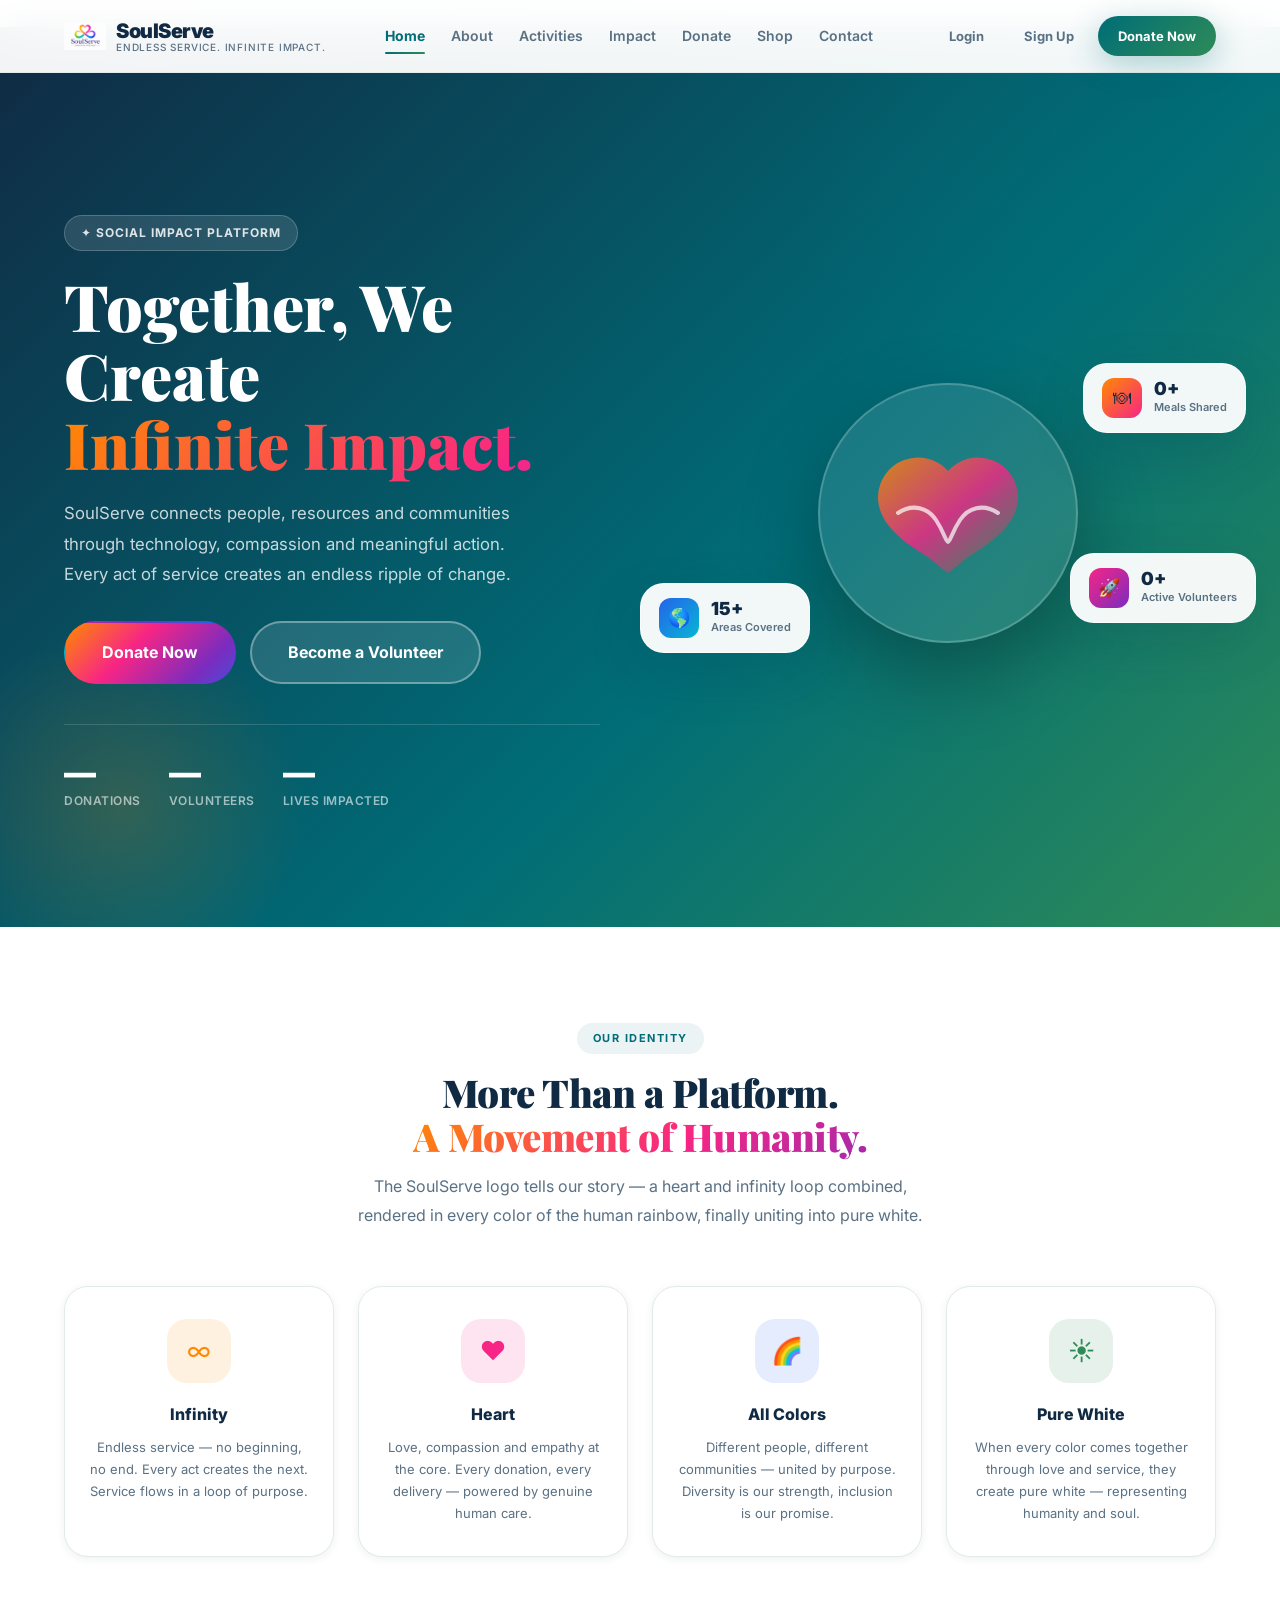
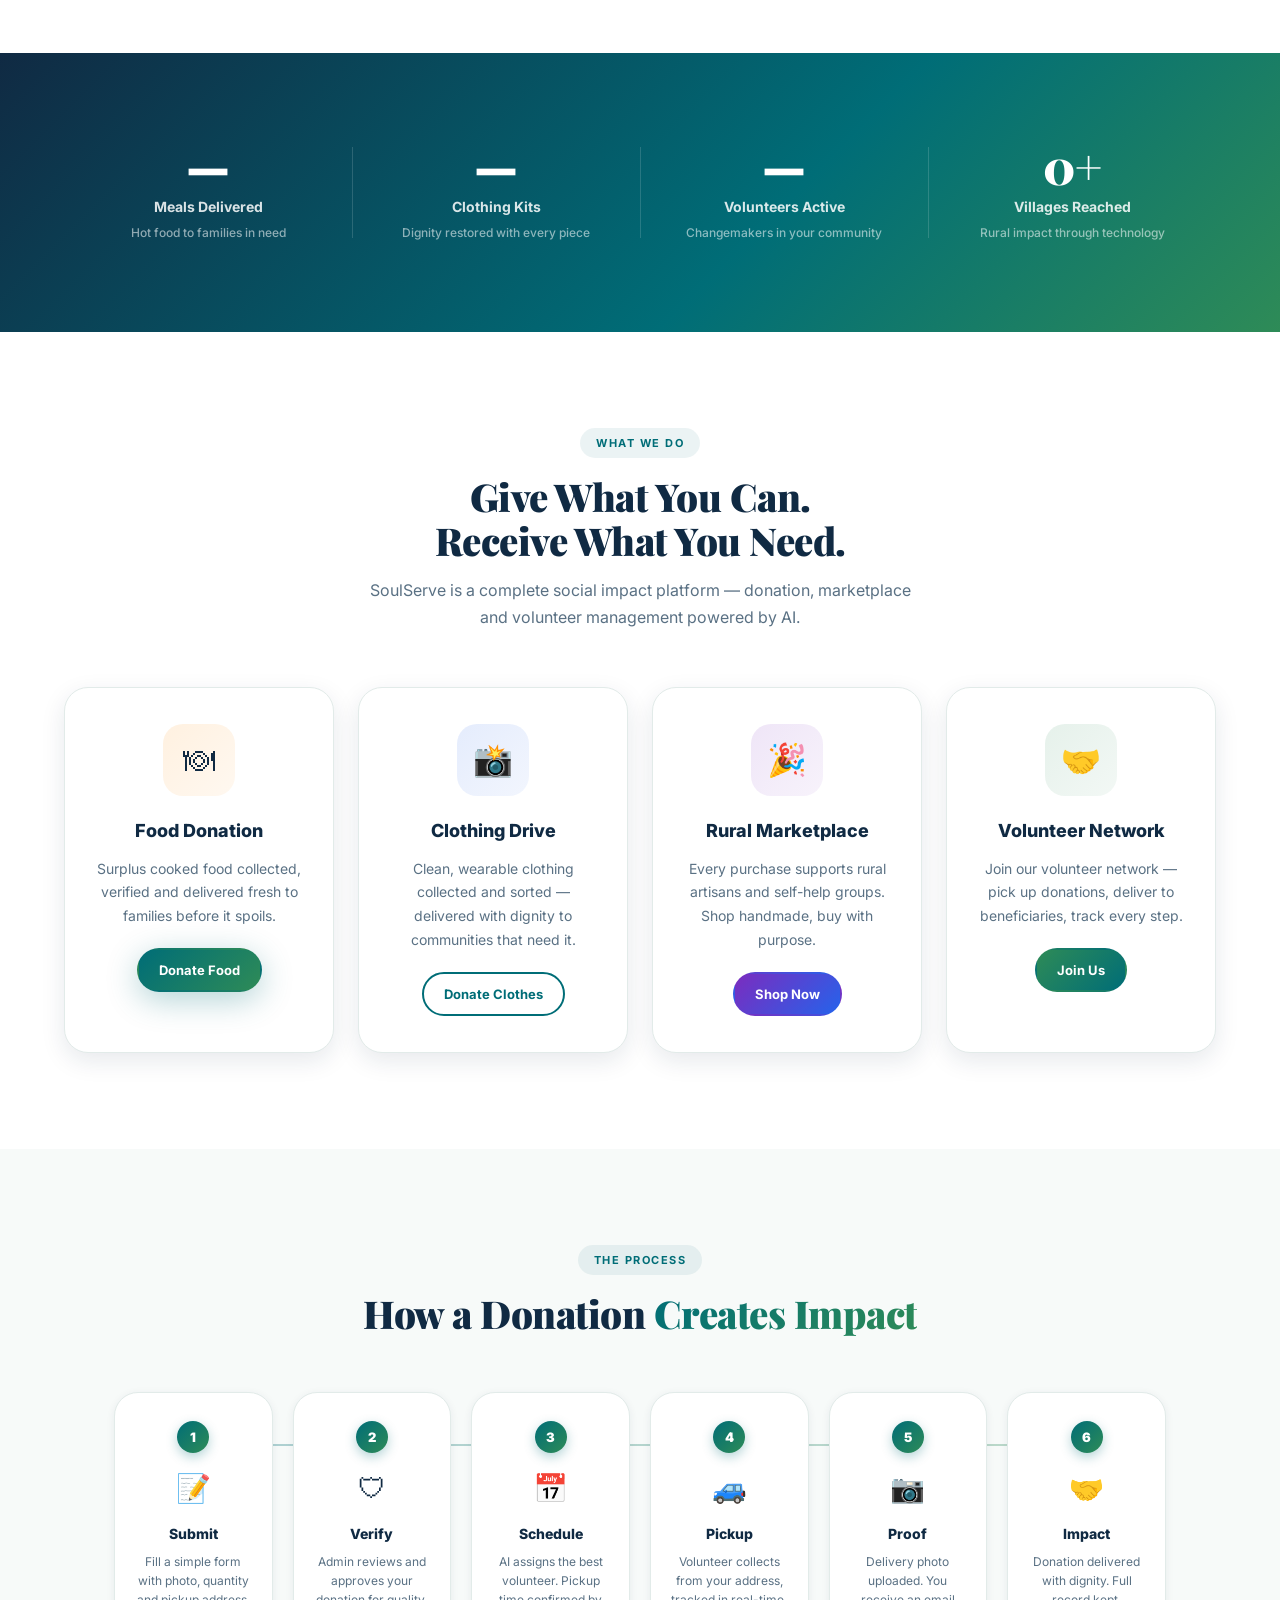
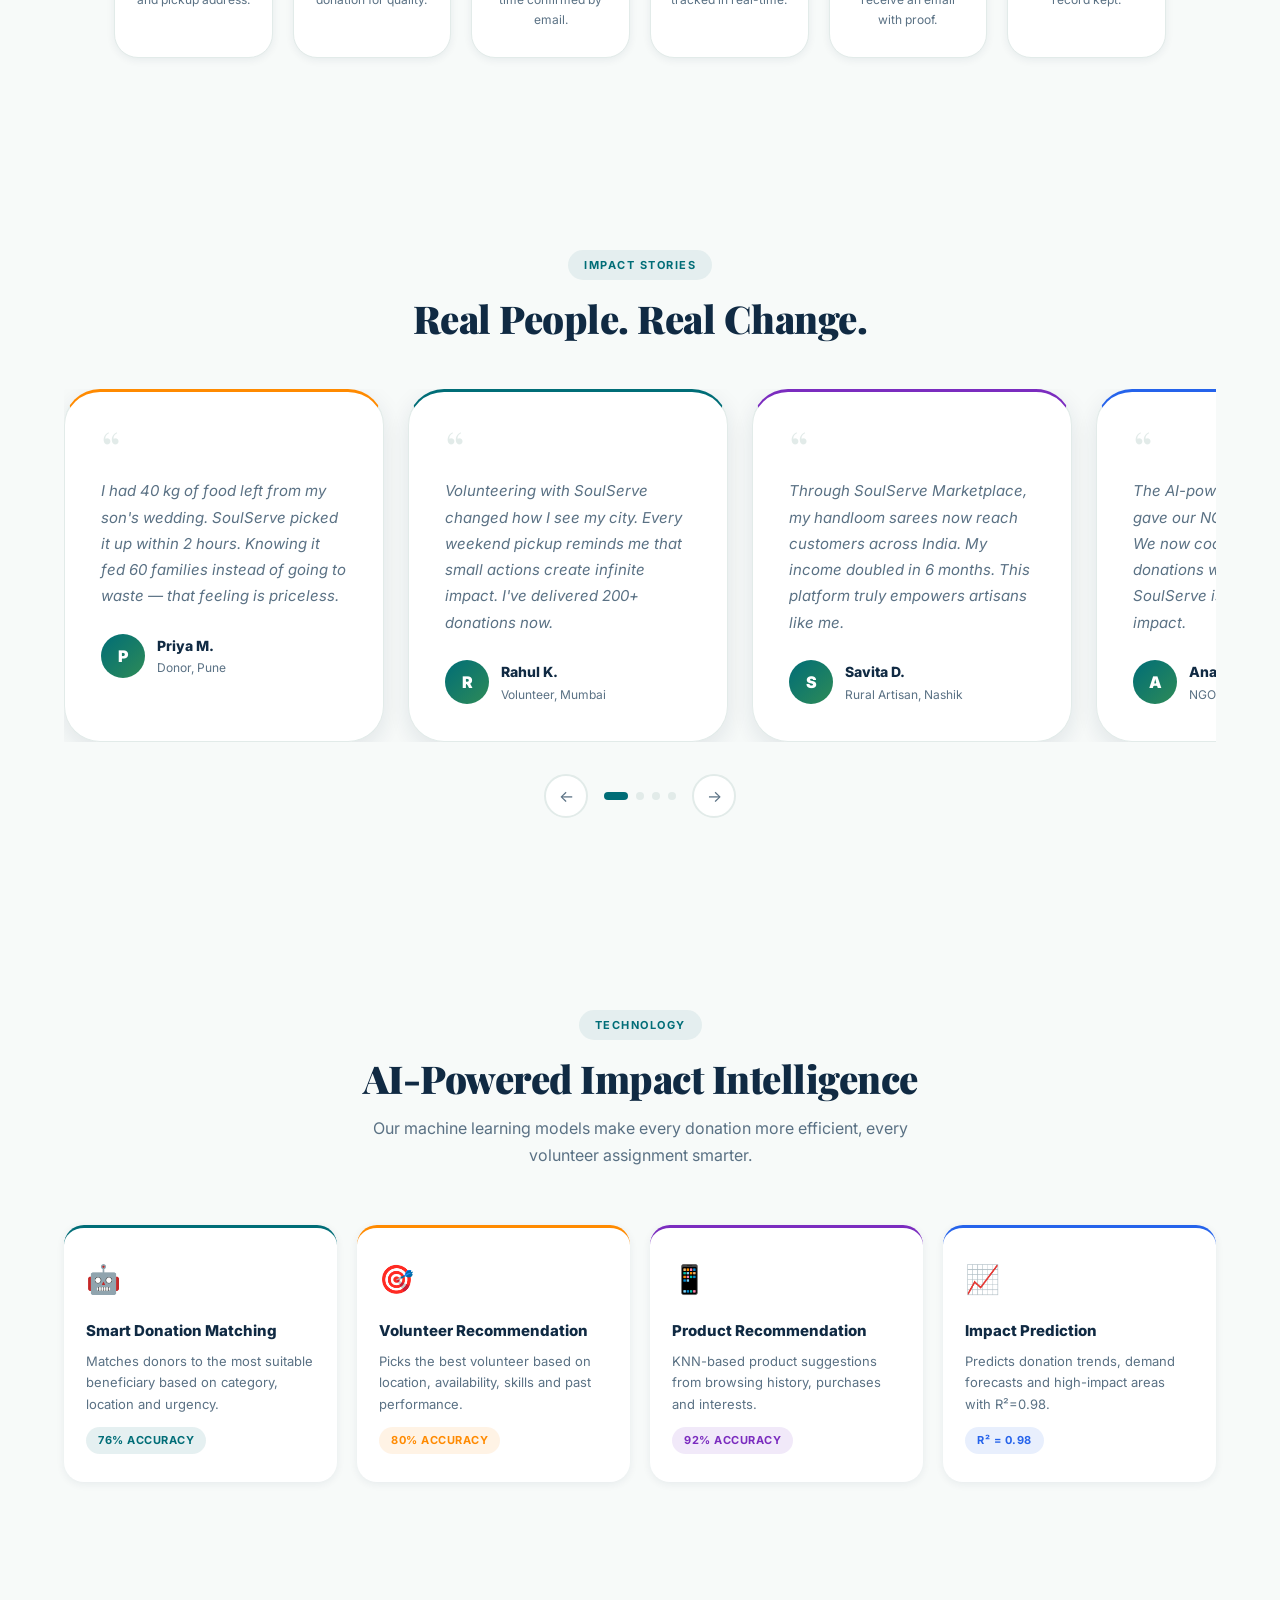
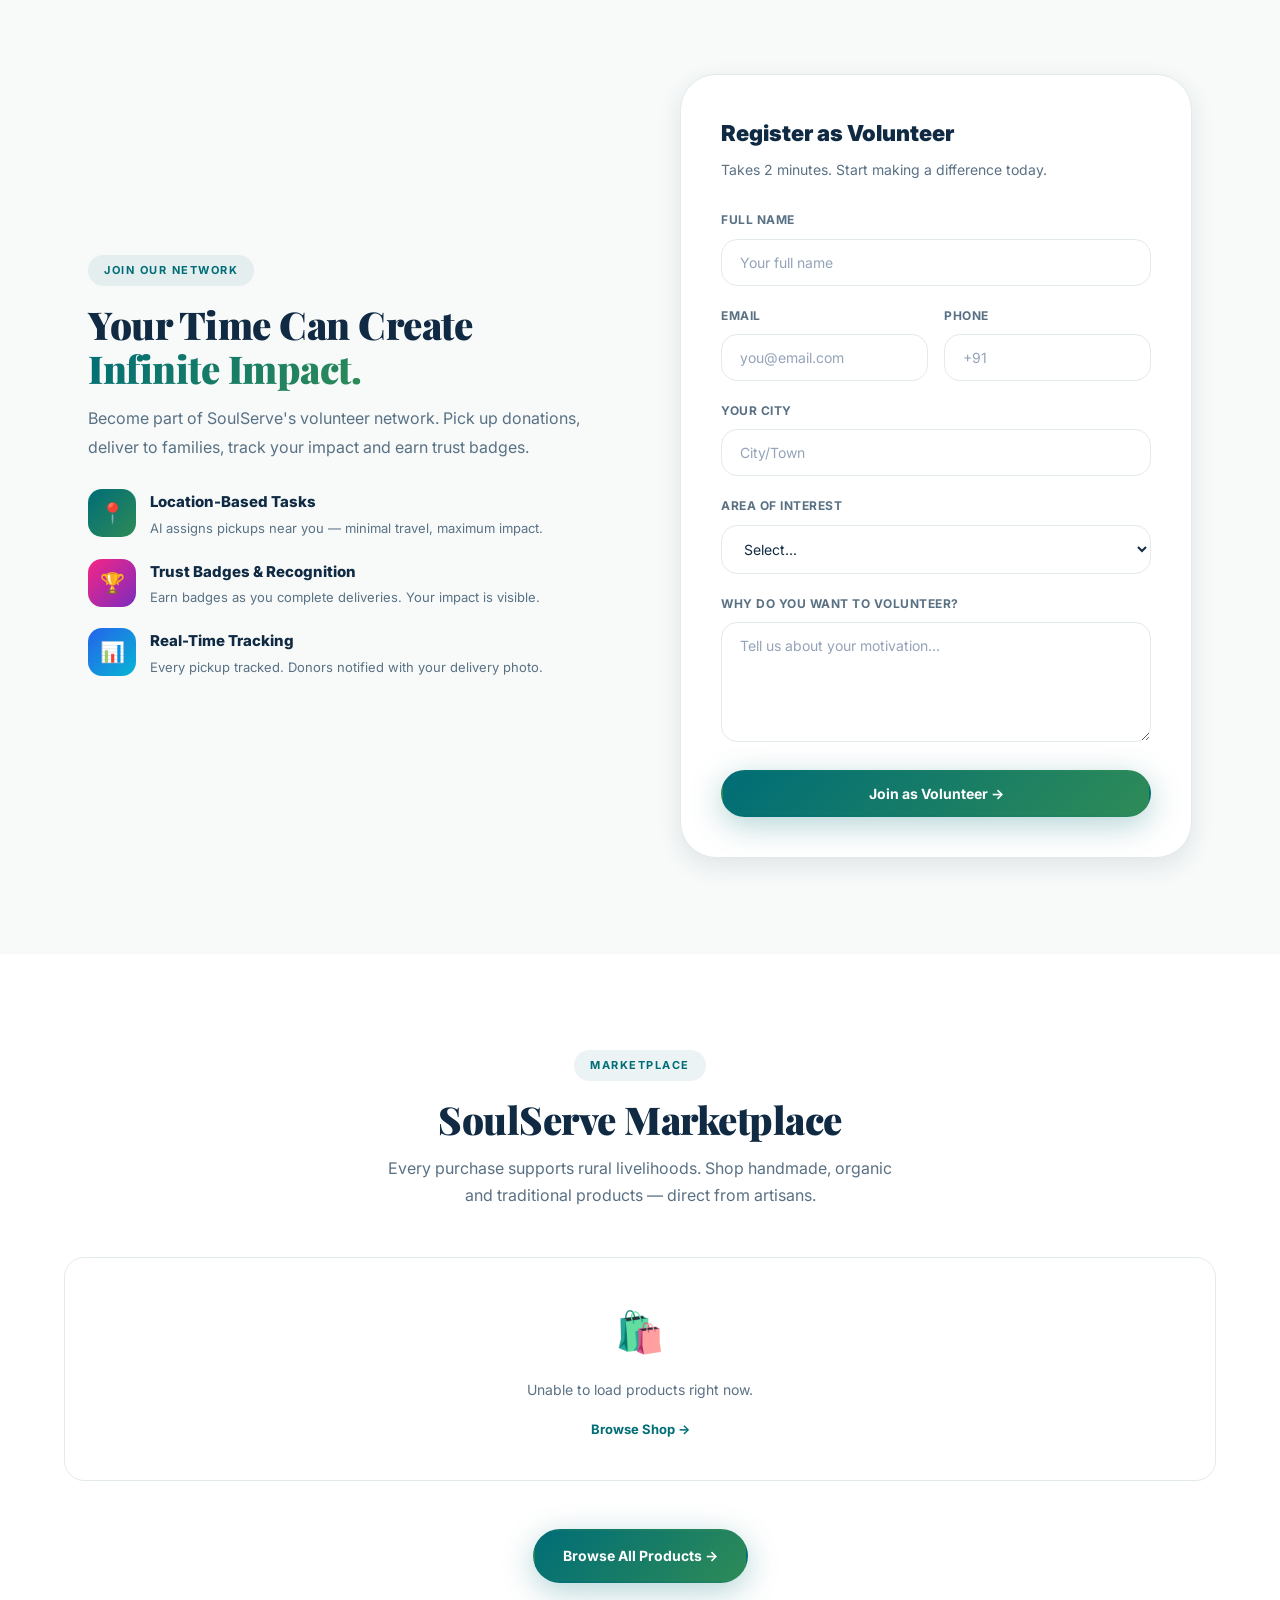
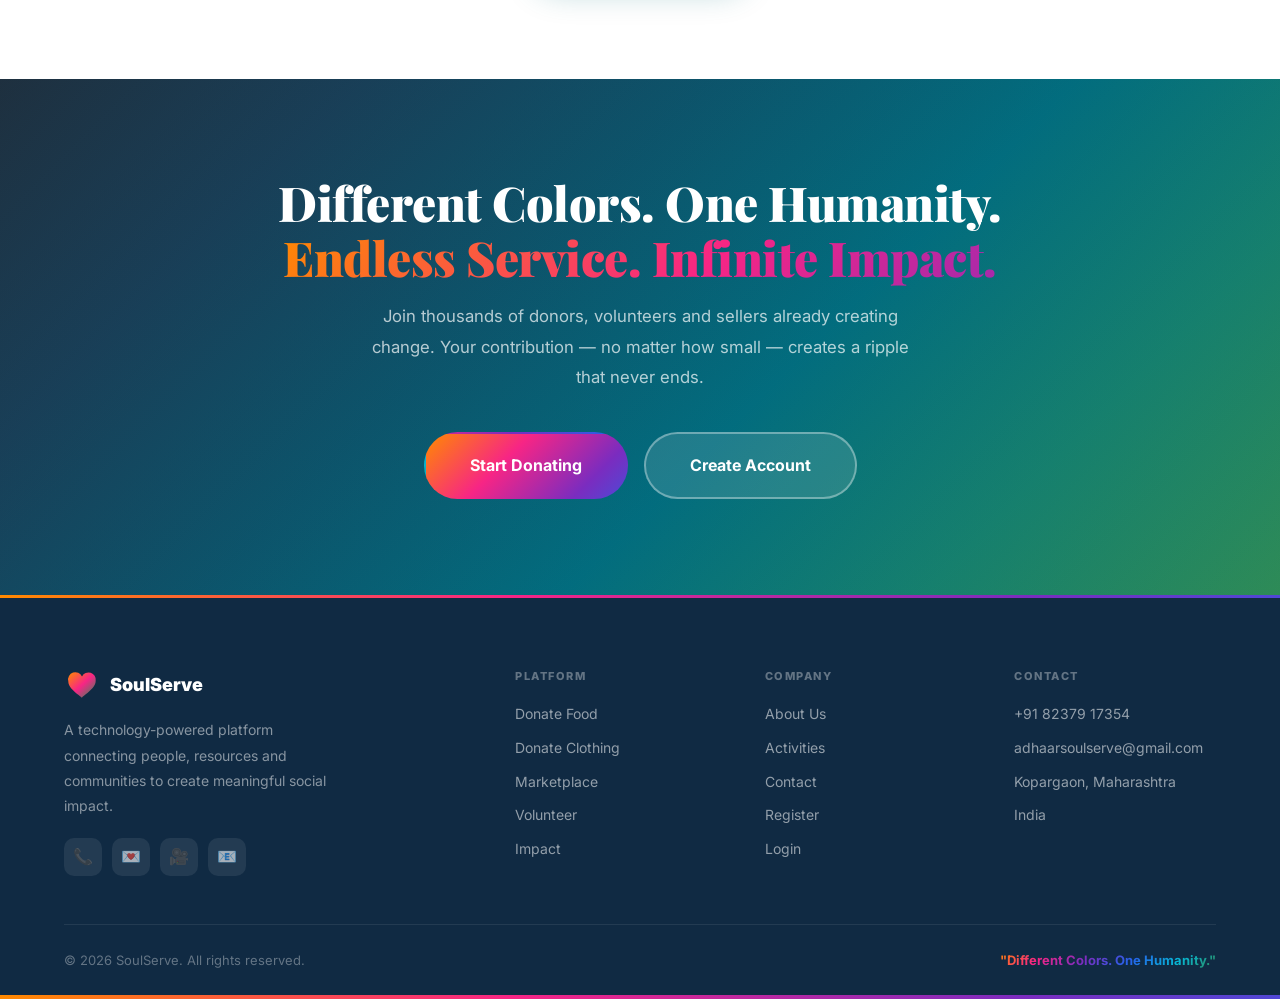
<file: index.html>
﻿﻿<!DOCTYPE html>
<html lang="en">
<head>
<meta charset="UTF-8">
<meta name="viewport" content="width=device-width,initial-scale=1">
<title>SoulServe — Endless Service. Infinite Impact.</title>
<meta name="description" content="SoulServe is a technology-powered platform connecting people, resources and communities to create meaningful social impact.">
<meta property="og:title" content="SoulServe — Endless Service. Infinite Impact.">
<meta property="og:description" content="Together, We Create Infinite Impact. Donate food, clothing, volunteer, and shop from rural artisans.">
<meta property="og:type" content="website">
<meta property="og:image" content="assets/logo.png">
<meta name="theme-color" content="#006D77">
<meta name="apple-mobile-web-app-capable" content="yes">
<meta name="apple-mobile-web-app-status-bar-style" content="black-translucent">
<meta name="apple-mobile-web-app-title" content="SoulServe">
<link rel="manifest" href="manifest.json">
<link rel="apple-touch-icon" href="assets/logo.png">
<link rel="preconnect" href="https://fonts.googleapis.com">
<link href="https://fonts.googleapis.com/css2?family=Inter:wght@300;400;500;600;700;800;900&family=Playfair+Display:wght@700;900&display=swap" rel="stylesheet">
<link rel="stylesheet" href="css/style.css">
</head>
<body>

<!-- ══ NAVBAR ══ -->
<header class="header" id="header">
  <div class="nav-container">
    <a href="index.html" class="logo-box">
      <div class="logo-mark"><img src="assets/logo.png" alt="SoulServe" style="width:42px;height:42px;object-fit:contain;border-radius:6px;display:block"></div>
      <div class="logo-text">SoulServe<span>Endless Service. Infinite Impact.</span></div>
    </a>
    <nav class="nav" id="mobileMenu">
      <a href="index.html" class="nav-link active">Home</a>
      <a href="pages/about.html" class="nav-link">About</a>
      <a href="pages/activities.php" class="nav-link">Activities</a>
      <a href="pages/impact.php" class="nav-link">Impact</a>
      <a href="pages/donate.html" class="nav-link">Donate</a>
      <a href="shop/shop.php" class="nav-link">Shop</a>
      <a href="pages/contact.html" class="nav-link">Contact</a>
    </nav>
    <div class="nav-actions">
      <a href="auth/login.php" class="btn-nav">Login</a>
      <a href="auth/register.php" class="btn-nav">Sign Up</a>
      <a href="pages/donate.html" class="btn-nav-primary">Donate Now</a>
    </div>
    <div class="menu-icon" id="menuToggle">&#9776;</div>
  </div>
</header>

<!-- ══ HERO ══ -->
<section class="hero" id="home">
  <div class="hero-glow"></div>
  <div class="hero-glow2"></div>
  <div class="hero-inner">
    <div class="hero-content" style="animation:fadeUp .8s ease">
      <div class="hero-badge">&#10022; Social Impact Platform</div>
      <h1 class="hero-headline">
        Together, We Create<br>
        <span class="highlight">Infinite Impact.</span>
      </h1>
      <p class="hero-sub">SoulServe connects people, resources and communities through technology, compassion and meaningful action. Every act of service creates an endless ripple of change.</p>
      <div class="hero-ctas">
        <a href="pages/donate.html" class="btn btn-brand btn-lg">Donate Now</a>
        <a href="#volunteer" class="btn btn-ghost btn-lg">Become a Volunteer</a>
      </div>
      <div class="hero-stats">
        <div class="hero-stat">
          <span class="hero-stat-num animated" id="stat-donations">0</span>
          <span class="hero-stat-label">Donations</span>
        </div>
        <div class="hero-stat">
          <span class="hero-stat-num animated" id="stat-volunteers">0</span>
          <span class="hero-stat-label">Volunteers</span>
        </div>
        <div class="hero-stat">
          <span class="hero-stat-num animated" id="stat-lives">0</span>
          <span class="hero-stat-label">Lives Impacted</span>
        </div>
      </div>
    </div>
    <div class="hero-visual">
      <div class="hero-img-placeholder">
        <svg width="160" height="160" viewBox="0 0 160 160" fill="none">
          <defs>
            <linearGradient id="hg" x1="0%" y1="0%" x2="100%" y2="100%">
              <stop offset="0%" stop-color="#FF8A00"/>
              <stop offset="50%" stop-color="#F72585"/>
              <stop offset="100%" stop-color="#2E8B57"/>
            </linearGradient>
          </defs>
          <path d="M80 140s-8-6-20-16C30 106 10 88 10 64a40 40 0 0170-26 40 40 0 0170 26c0 24-20 42-50 60-12 10-20 16-20 16z" fill="url(#hg)" opacity=".8"/>
          <path d="M30 80c15-10 30-5 38 7s10 22 12 22 4-10 12-22 23-17 38-7" stroke="white" stroke-width="4" stroke-linecap="round" fill="none" opacity=".7"/>
        </svg>
      </div>
      <div class="floating-card fc1">
        <div class="fc-icon">&#127869;</div>
        <div><div class="fc-num" id="fc-meals">0+</div><div class="fc-lbl">Meals Shared</div></div>
      </div>
      <div class="floating-card fc2">
        <div class="fc-icon" style="background:linear-gradient(135deg,#F72585,#7B2CBF)">&#128640;</div>
        <div><div class="fc-num" id="fc-vols">0+</div><div class="fc-lbl">Active Volunteers</div></div>
      </div>
      <div class="floating-card fc3">
        <div class="fc-icon" style="background:linear-gradient(135deg,#2563EB,#06B6D4)">&#127758;</div>
        <div><div class="fc-num">15+</div><div class="fc-lbl">Areas Covered</div></div>
      </div>
    </div>
  </div>
</section>

<!-- ══ BRAND STORY ══ -->
<section class="brand-story section reveal">
  <div class="container text-center">
    <span class="section-label">Our Identity</span>
    <h2 class="heading" style="font-size:clamp(1.8rem,3vw,2.6rem);color:var(--navy);margin-bottom:14px">More Than a Platform.<br><span class="gradient-text">A Movement of Humanity.</span></h2>
    <p style="color:var(--text-muted);max-width:580px;margin:0 auto;font-size:1rem;line-height:1.8">The SoulServe logo tells our story — a heart and infinity loop combined, rendered in every color of the human rainbow, finally uniting into pure white.</p>
    <div class="brand-pillars">
      <div class="pillar reveal">
        <div class="pillar-icon orange">&#8734;</div>
        <h3>Infinity</h3>
        <p>Endless service — no beginning, no end. Every act creates the next. Service flows in a loop of purpose.</p>
      </div>
      <div class="pillar reveal">
        <div class="pillar-icon pink">&#9829;</div>
        <h3>Heart</h3>
        <p>Love, compassion and empathy at the core. Every donation, every delivery — powered by genuine human care.</p>
      </div>
      <div class="pillar reveal">
        <div class="pillar-icon blue">&#127752;</div>
        <h3>All Colors</h3>
        <p>Different people, different communities — united by purpose. Diversity is our strength, inclusion is our promise.</p>
      </div>
      <div class="pillar reveal">
        <div class="pillar-icon green">&#9728;</div>
        <h3>Pure White</h3>
        <p>When every color comes together through love and service, they create pure white — representing humanity and soul.</p>
      </div>
    </div>
  </div>
</section>

<!-- ══ IMPACT STATS ══ -->
<section class="impact-strip">
  <div class="container">
    <div class="stats-row">
      <div class="stat-item reveal">
        <span class="stat-num" id="s1">0</span>
        <span class="stat-label">Meals Delivered</span>
        <span class="stat-desc">Hot food to families in need</span>
      </div>
      <div class="stat-item reveal">
        <span class="stat-num" id="s2">0</span>
        <span class="stat-label">Clothing Kits</span>
        <span class="stat-desc">Dignity restored with every piece</span>
      </div>
      <div class="stat-item reveal">
        <span class="stat-num" id="s3">0</span>
        <span class="stat-label">Volunteers Active</span>
        <span class="stat-desc">Changemakers in your community</span>
      </div>
      <div class="stat-item reveal">
        <span class="stat-num" id="s4">0+</span>
        <span class="stat-label">Villages Reached</span>
        <span class="stat-desc">Rural impact through technology</span>
      </div>
    </div>
  </div>
</section>

<!-- ══ WHAT WE DO ══ -->
<section class="section bg-white">
  <div class="container text-center">
    <span class="section-label reveal">What We Do</span>
    <h2 class="heading reveal" style="font-size:clamp(1.8rem,3vw,2.6rem);color:var(--navy);margin-bottom:14px">Give What You Can.<br>Receive What You Need.</h2>
    <p class="reveal" style="color:var(--text-muted);max-width:560px;margin:0 auto 56px;font-size:1rem">SoulServe is a complete social impact platform — donation, marketplace and volunteer management powered by AI.</p>
    <div style="display:grid;grid-template-columns:repeat(auto-fill,minmax(260px,1fr));gap:24px;margin-top:0">
      <div class="card card-bordered reveal" style="padding:36px 28px;text-align:center">
        <div style="width:72px;height:72px;border-radius:20px;background:linear-gradient(135deg,rgba(255,138,0,.12),rgba(255,138,0,.06));display:flex;align-items:center;justify-content:center;margin:0 auto 20px;font-size:32px">&#127869;</div>
        <h3 style="font-size:18px;font-weight:800;color:var(--navy);margin-bottom:10px">Food Donation</h3>
        <p style="font-size:14px;color:var(--text-muted);line-height:1.7;margin-bottom:20px">Surplus cooked food collected, verified and delivered fresh to families before it spoils.</p>
        <a href="pages/donate.html" class="btn btn-primary btn-sm" style="margin:0 auto">Donate Food</a>
      </div>
      <div class="card card-bordered reveal" style="padding:36px 28px;text-align:center">
        <div style="width:72px;height:72px;border-radius:20px;background:linear-gradient(135deg,rgba(37,99,235,.12),rgba(37,99,235,.06));display:flex;align-items:center;justify-content:center;margin:0 auto 20px;font-size:32px">&#128248;</div>
        <h3 style="font-size:18px;font-weight:800;color:var(--navy);margin-bottom:10px">Clothing Drive</h3>
        <p style="font-size:14px;color:var(--text-muted);line-height:1.7;margin-bottom:20px">Clean, wearable clothing collected and sorted — delivered with dignity to communities that need it.</p>
        <a href="pages/donate.html" class="btn btn-secondary btn-sm" style="margin:0 auto">Donate Clothes</a>
      </div>
      <div class="card card-bordered reveal" style="padding:36px 28px;text-align:center">
        <div style="width:72px;height:72px;border-radius:20px;background:linear-gradient(135deg,rgba(123,44,191,.12),rgba(123,44,191,.06));display:flex;align-items:center;justify-content:center;margin:0 auto 20px;font-size:32px">&#127881;</div>
        <h3 style="font-size:18px;font-weight:800;color:var(--navy);margin-bottom:10px">Rural Marketplace</h3>
        <p style="font-size:14px;color:var(--text-muted);line-height:1.7;margin-bottom:20px">Every purchase supports rural artisans and self-help groups. Shop handmade, buy with purpose.</p>
        <a href="shop/shop.php" class="btn btn-sm" style="margin:0 auto;background:linear-gradient(135deg,#7B2CBF,#2563EB);color:#fff">Shop Now</a>
      </div>
      <div class="card card-bordered reveal" style="padding:36px 28px;text-align:center">
        <div style="width:72px;height:72px;border-radius:20px;background:linear-gradient(135deg,rgba(46,139,87,.12),rgba(46,139,87,.06));display:flex;align-items:center;justify-content:center;margin:0 auto 20px;font-size:32px">&#129309;</div>
        <h3 style="font-size:18px;font-weight:800;color:var(--navy);margin-bottom:10px">Volunteer Network</h3>
        <p style="font-size:14px;color:var(--text-muted);line-height:1.7;margin-bottom:20px">Join our volunteer network — pick up donations, deliver to beneficiaries, track every step.</p>
        <a href="#volunteer" class="btn btn-sm" style="margin:0 auto;background:linear-gradient(135deg,#2E8B57,#006D77);color:#fff">Join Us</a>
      </div>
    </div>
  </div>
</section>

<!-- ══ HOW IT WORKS ══ -->
<section class="section bg-soft">
  <div class="how-inner text-center">
    <span class="section-label reveal">The Process</span>
    <h2 class="heading reveal" style="font-size:clamp(1.8rem,3vw,2.6rem);color:var(--navy)">How a Donation <span class="gradient-text-teal">Creates Impact</span></h2>
    <div class="steps-grid">
      <div class="step reveal"><div class="step-num">1</div><div class="step-icon">&#128221;</div><h4>Submit</h4><p>Fill a simple form with photo, quantity and pickup address.</p></div>
      <div class="step reveal"><div class="step-num">2</div><div class="step-icon">&#128737;</div><h4>Verify</h4><p>Admin reviews and approves your donation for quality.</p></div>
      <div class="step reveal"><div class="step-num">3</div><div class="step-icon">&#128197;</div><h4>Schedule</h4><p>AI assigns the best volunteer. Pickup time confirmed by email.</p></div>
      <div class="step reveal"><div class="step-num">4</div><div class="step-icon">&#128665;</div><h4>Pickup</h4><p>Volunteer collects from your address, tracked in real-time.</p></div>
      <div class="step reveal"><div class="step-num">5</div><div class="step-icon">&#128247;</div><h4>Proof</h4><p>Delivery photo uploaded. You receive an email with proof.</p></div>
      <div class="step reveal"><div class="step-num">6</div><div class="step-icon">&#129309;</div><h4>Impact</h4><p>Donation delivered with dignity. Full record kept.</p></div>
    </div>
  </div>
</section>

<!-- ══ STORIES SLIDER ══ -->
<section class="stories-section">
  <div class="container">
    <div class="text-center reveal" style="margin-bottom:48px">
      <span class="section-label">Impact Stories</span>
      <h2 class="heading" style="font-size:clamp(1.8rem,3vw,2.6rem);color:var(--navy)">Real People. Real Change.</h2>
    </div>
    <div style="overflow:hidden;position:relative">
      <div class="stories-track" id="storiesTrack">
        <div class="story-card c1">
          <div class="story-quote">&#8220;</div>
          <p class="story-text">I had 40 kg of food left from my son's wedding. SoulServe picked it up within 2 hours. Knowing it fed 60 families instead of going to waste — that feeling is priceless.</p>
          <div class="story-author"><div class="story-avatar">P</div><div><div class="story-name">Priya M.</div><div class="story-role">Donor, Pune</div></div></div>
        </div>
        <div class="story-card c2">
          <div class="story-quote">&#8220;</div>
          <p class="story-text">Volunteering with SoulServe changed how I see my city. Every weekend pickup reminds me that small actions create infinite impact. I've delivered 200+ donations now.</p>
          <div class="story-author"><div class="story-avatar">R</div><div><div class="story-name">Rahul K.</div><div class="story-role">Volunteer, Mumbai</div></div></div>
        </div>
        <div class="story-card c3">
          <div class="story-quote">&#8220;</div>
          <p class="story-text">Through SoulServe Marketplace, my handloom sarees now reach customers across India. My income doubled in 6 months. This platform truly empowers artisans like me.</p>
          <div class="story-author"><div class="story-avatar">S</div><div><div class="story-name">Savita D.</div><div class="story-role">Rural Artisan, Nashik</div></div></div>
        </div>
        <div class="story-card c4">
          <div class="story-quote">&#8220;</div>
          <p class="story-text">The AI-powered delivery tracking gave our NGO complete visibility. We now coordinate 10x more donations with half the effort. SoulServe is infrastructure for impact.</p>
          <div class="story-author"><div class="story-avatar">A</div><div><div class="story-name">Anand N.</div><div class="story-role">NGO Coordinator</div></div></div>
        </div>
      </div>
    </div>
    <div class="slider-controls">
      <button class="slider-btn" onclick="slideStories(-1)">&#8592;</button>
      <div class="slider-dots" id="storyDots">
        <div class="slider-dot active" onclick="goToStory(0)"></div>
        <div class="slider-dot" onclick="goToStory(1)"></div>
        <div class="slider-dot" onclick="goToStory(2)"></div>
        <div class="slider-dot" onclick="goToStory(3)"></div>
      </div>
      <button class="slider-btn" onclick="slideStories(1)">&#8594;</button>
    </div>
  </div>
</section>

<!-- ══ AI SECTION ══ -->
<section class="section bg-soft">
  <div class="container text-center">
    <span class="section-label reveal">Technology</span>
    <h2 class="heading reveal" style="font-size:clamp(1.8rem,3vw,2.6rem);color:var(--navy);margin-bottom:14px">AI-Powered Impact Intelligence</h2>
    <p class="reveal" style="color:var(--text-muted);max-width:560px;margin:0 auto 56px">Our machine learning models make every donation more efficient, every volunteer assignment smarter.</p>
    <div style="display:grid;grid-template-columns:repeat(auto-fill,minmax(220px,1fr));gap:20px" class="reveal">
      <div style="background:#fff;border-radius:20px;padding:28px 22px;text-align:left;box-shadow:var(--shadow-sm);border-top:3px solid var(--teal)">
        <div style="font-size:28px;margin-bottom:14px">&#129302;</div>
        <h4 style="font-size:15px;font-weight:800;color:var(--navy);margin-bottom:8px">Smart Donation Matching</h4>
        <p style="font-size:13px;color:var(--text-muted);line-height:1.65">Matches donors to the most suitable beneficiary based on category, location and urgency.</p>
        <div class="badge badge-teal" style="margin-top:12px">76% Accuracy</div>
      </div>
      <div style="background:#fff;border-radius:20px;padding:28px 22px;text-align:left;box-shadow:var(--shadow-sm);border-top:3px solid var(--orange)">
        <div style="font-size:28px;margin-bottom:14px">&#127919;</div>
        <h4 style="font-size:15px;font-weight:800;color:var(--navy);margin-bottom:8px">Volunteer Recommendation</h4>
        <p style="font-size:13px;color:var(--text-muted);line-height:1.65">Picks the best volunteer based on location, availability, skills and past performance.</p>
        <div class="badge badge-orange" style="margin-top:12px">80% Accuracy</div>
      </div>
      <div style="background:#fff;border-radius:20px;padding:28px 22px;text-align:left;box-shadow:var(--shadow-sm);border-top:3px solid var(--purple)">
        <div style="font-size:28px;margin-bottom:14px">&#128241;</div>
        <h4 style="font-size:15px;font-weight:800;color:var(--navy);margin-bottom:8px">Product Recommendation</h4>
        <p style="font-size:13px;color:var(--text-muted);line-height:1.65">KNN-based product suggestions from browsing history, purchases and interests.</p>
        <div class="badge badge-purple" style="margin-top:12px">92% Accuracy</div>
      </div>
      <div style="background:#fff;border-radius:20px;padding:28px 22px;text-align:left;box-shadow:var(--shadow-sm);border-top:3px solid var(--blue)">
        <div style="font-size:28px;margin-bottom:14px">&#128200;</div>
        <h4 style="font-size:15px;font-weight:800;color:var(--navy);margin-bottom:8px">Impact Prediction</h4>
        <p style="font-size:13px;color:var(--text-muted);line-height:1.65">Predicts donation trends, demand forecasts and high-impact areas with R²=0.98.</p>
        <div class="badge badge-blue" style="margin-top:12px">R² = 0.98</div>
      </div>
    </div>
  </div>
</section>

<!-- ══ VOLUNTEER SECTION ══ -->
<section class="volunteer-section" id="volunteer">
  <div class="container">
    <div class="volunteer-inner">
      <div class="reveal-l">
        <span class="section-label">Join Our Network</span>
        <h2 class="heading" style="font-size:clamp(1.8rem,3vw,2.6rem);color:var(--navy);margin-bottom:14px">Your Time Can Create<br><span class="gradient-text-teal">Infinite Impact.</span></h2>
        <p style="color:var(--text-muted);font-size:1rem;line-height:1.8;margin-bottom:8px">Become part of SoulServe's volunteer network. Pick up donations, deliver to families, track your impact and earn trust badges.</p>
        <div class="volunteer-features">
          <div class="vf-item"><div class="vf-icon">&#128205;</div><div><div class="vf-title">Location-Based Tasks</div><div class="vf-desc">AI assigns pickups near you — minimal travel, maximum impact.</div></div></div>
          <div class="vf-item"><div class="vf-icon" style="background:linear-gradient(135deg,#F72585,#7B2CBF)">&#127942;</div><div><div class="vf-title">Trust Badges &amp; Recognition</div><div class="vf-desc">Earn badges as you complete deliveries. Your impact is visible.</div></div></div>
          <div class="vf-item"><div class="vf-icon" style="background:linear-gradient(135deg,#2563EB,#06B6D4)">&#128202;</div><div><div class="vf-title">Real-Time Tracking</div><div class="vf-desc">Every pickup tracked. Donors notified with your delivery photo.</div></div></div>
        </div>
      </div>
      <div class="vol-form reveal-r">
        <h3>Register as Volunteer</h3>
        <p class="sub">Takes 2 minutes. Start making a difference today.</p>
        <form method="POST" action="api/volunteer.php" id="volForm">
          <input type="hidden" name="csrf_token" id="volCsrf" value="">
          <div class="form-group"><label class="form-label">Full Name</label><input class="form-input" type="text" name="name" placeholder="Your full name" required></div>
          <div style="display:grid;grid-template-columns:1fr 1fr;gap:16px">
            <div class="form-group"><label class="form-label">Email</label><input class="form-input" type="email" name="email" placeholder="you@email.com" required></div>
            <div class="form-group"><label class="form-label">Phone</label><input class="form-input" type="tel" name="phone" placeholder="+91 "></div>
          </div>
          <div class="form-group"><label class="form-label">Your City</label><input class="form-input" type="text" name="city" placeholder="City/Town" required></div>
          <div class="form-group"><label class="form-label">Area of Interest</label>
            <select class="form-select" name="interest" required>
              <option value="">Select...</option>
              <option value="food_pickup">Food Pickup &amp; Delivery</option>
              <option value="cloth_collection">Clothing Collection</option>
              <option value="community_outreach">Community Outreach</option>
              <option value="marketplace_support">Marketplace Support</option>
            </select>
          </div>
          <div class="form-group"><label class="form-label">Why do you want to volunteer?</label><textarea class="form-textarea" name="message" rows="3" placeholder="Tell us about your motivation..." required></textarea></div>
          <button type="submit" class="btn btn-primary w-full" style="margin-top:8px">Join as Volunteer &#8594;</button>
        </form>
        <div id="volSuccess" style="display:none;background:#d1fae5;border-radius:12px;padding:18px;text-align:center;margin-top:16px;color:#065f46;font-weight:700">
          &#10003; Application submitted! We'll contact you soon.
        </div>
      </div>
    </div>
  </div>
</section>

<!-- ══ SHOP PREVIEW ══ -->
<section class="section bg-white">
  <div class="container text-center">
    <span class="section-label reveal">Marketplace</span>
    <h2 class="heading reveal" style="font-size:clamp(1.8rem,3vw,2.6rem);color:var(--navy);margin-bottom:14px">SoulServe Marketplace</h2>
    <p class="reveal" style="color:var(--text-muted);max-width:520px;margin:0 auto 48px">Every purchase supports rural livelihoods. Shop handmade, organic and traditional products — direct from artisans.</p>
    <div class="shop-grid reveal" id="shopPreviewGrid"
      <!-- Real products loaded from api/shop_preview.php by script.js -->
      <!-- Populated by api/shop_preview.php via script.js -->
    </div>
    <a href="shop/shop.php" class="btn btn-primary" style="margin:48px auto 0;display:inline-flex">Browse All Products &#8594;</a>
  </div>
</section>

<!-- ══ CTA STRIP ══ -->
<section style="background:var(--gradient-hero);padding:96px 0;position:relative;overflow:hidden;text-align:center">
  <div style="position:absolute;inset:0;background:var(--gradient-brand);opacity:.06"></div>
  <div class="container" style="position:relative;z-index:1">
    <h2 class="heading reveal" style="font-size:clamp(2rem,4vw,3rem);color:#fff;margin-bottom:16px">Different Colors. One Humanity.<br><span class="gradient-text">Endless Service. Infinite Impact.</span></h2>
    <p class="reveal" style="color:rgba(255,255,255,.7);font-size:1.05rem;max-width:540px;margin:0 auto 40px;line-height:1.8">Join thousands of donors, volunteers and sellers already creating change. Your contribution — no matter how small — creates a ripple that never ends.</p>
    <div style="display:flex;gap:16px;justify-content:center;flex-wrap:wrap" class="reveal">
      <a href="pages/donate.html" class="btn btn-brand btn-xl">Start Donating</a>
      <a href="auth/register.php" class="btn btn-ghost btn-xl">Create Account</a>
    </div>
  </div>
</section>

<!-- ══ FOOTER ══ -->
<footer class="footer">
  <div class="container">
    <div class="footer-grid">
      <div class="footer-brand">
        <div class="logo-box" style="margin-bottom:14px">
          <div class="logo-mark" style="width:36px;height:36px">
            <svg viewBox="0 0 42 42" fill="none"><defs><linearGradient id="flg" x1="0%" y1="0%" x2="100%" y2="100%"><stop offset="0%" stop-color="#FF8A00"/><stop offset="50%" stop-color="#F72585"/><stop offset="100%" stop-color="#2E8B57"/></linearGradient></defs><path d="M21 36s-1.5-1.2-4-3.3C10.5 27.4 5 22.5 5 16.5A8.5 8.5 0 0121 11a8.5 8.5 0 0116 5c0 6-5.5 10.9-12 16.2-2.5 2.1-4 3.3-4 3.3z" fill="url(#flg)"/></svg>
          </div>
          <span style="font-size:18px;font-weight:900;color:#fff">SoulServe</span>
        </div>
        <p>A technology-powered platform connecting people, resources and communities to create meaningful social impact.</p>
        <div class="footer-socials">
          <a href="#" class="social-btn">&#128222;</a>
          <a href="#" class="social-btn">&#128140;</a>
          <a href="#" class="social-btn">&#127909;</a>
          <a href="#" class="social-btn">&#128231;</a>
        </div>
      </div>
      <div>
        <h4>Platform</h4>
        <div class="footer-links">
          <a href="pages/donate.html">Donate Food</a>
          <a href="pages/donate.html">Donate Clothing</a>
          <a href="shop/shop.php">Marketplace</a>
          <a href="#volunteer">Volunteer</a>
          <a href="pages/impact.php">Impact</a>
        </div>
      </div>
      <div>
        <h4>Company</h4>
        <div class="footer-links">
          <a href="pages/about.html">About Us</a>
          <a href="pages/activities.php">Activities</a>
          <a href="pages/contact.html">Contact</a>
          <a href="auth/register.php">Register</a>
          <a href="auth/login.php">Login</a>
        </div>
      </div>
      <div>
        <h4>Contact</h4>
        <div class="footer-links">
          <a href="tel:+918237917354">+91 82379 17354</a>
          <a href="mailto:adhaarsoulserve@gmail.com">adhaarsoulserve@gmail.com</a>
          <a href="#">Kopargaon, Maharashtra</a>
          <a href="#">India</a>
        </div>
      </div>
    </div>
    <div class="footer-bottom">
      <p>&#169; 2026 SoulServe. All rights reserved.</p>
      <p style="background:var(--gradient-brand);-webkit-background-clip:text;-webkit-text-fill-color:transparent;background-clip:text;font-weight:700">"Different Colors. One Humanity."</p>
    </div>
  </div>
  <div class="footer-rainbow"></div>
</footer>

<script src="js/script.js"></script>
<script>
/* ── PWA Service Worker registration ── */
if('serviceWorker' in navigator){
  navigator.serviceWorker.register('/service-worker.js').catch(()=>{});
}
/* ── PWA Install prompt ── */
let _deferredPrompt;
window.addEventListener('beforeinstallprompt', e=>{
  e.preventDefault();
  _deferredPrompt = e;
  const btn = document.getElementById('pwaInstallBtn');
  if(btn) btn.style.display = 'flex';
});
window.installPWA = function(){
  if(!_deferredPrompt) return;
  _deferredPrompt.prompt();
  _deferredPrompt.userChoice.then(()=>{ _deferredPrompt=null; const b=document.getElementById('pwaInstallBtn'); if(b) b.style.display='none'; });
};
</script>

<!-- PWA Install Banner -->
<div id="pwaInstallBtn" style="display:none;position:fixed;bottom:24px;left:50%;transform:translateX(-50%);
  background:linear-gradient(135deg,#006D77,#2E8B57);color:#fff;border-radius:20px;padding:13px 24px;
  align-items:center;gap:12px;box-shadow:0 8px 32px rgba(0,109,119,.35);z-index:9998;cursor:pointer;
  font-size:14px;font-weight:700;border:none;white-space:nowrap;animation:fadeUp .5s ease"
  onclick="installPWA()">
  <img src="assets/logo.png" style="width:24px;height:24px;object-fit:contain;filter:brightness(0)invert(1)">
  Install SoulServe App — No Play Store needed!
  <span onclick="event.stopPropagation();this.parentElement.style.display='none'" 
    style="opacity:.6;font-size:16px;margin-left:4px;cursor:pointer">✕</span>
</div>


</body>
</html>
</file>
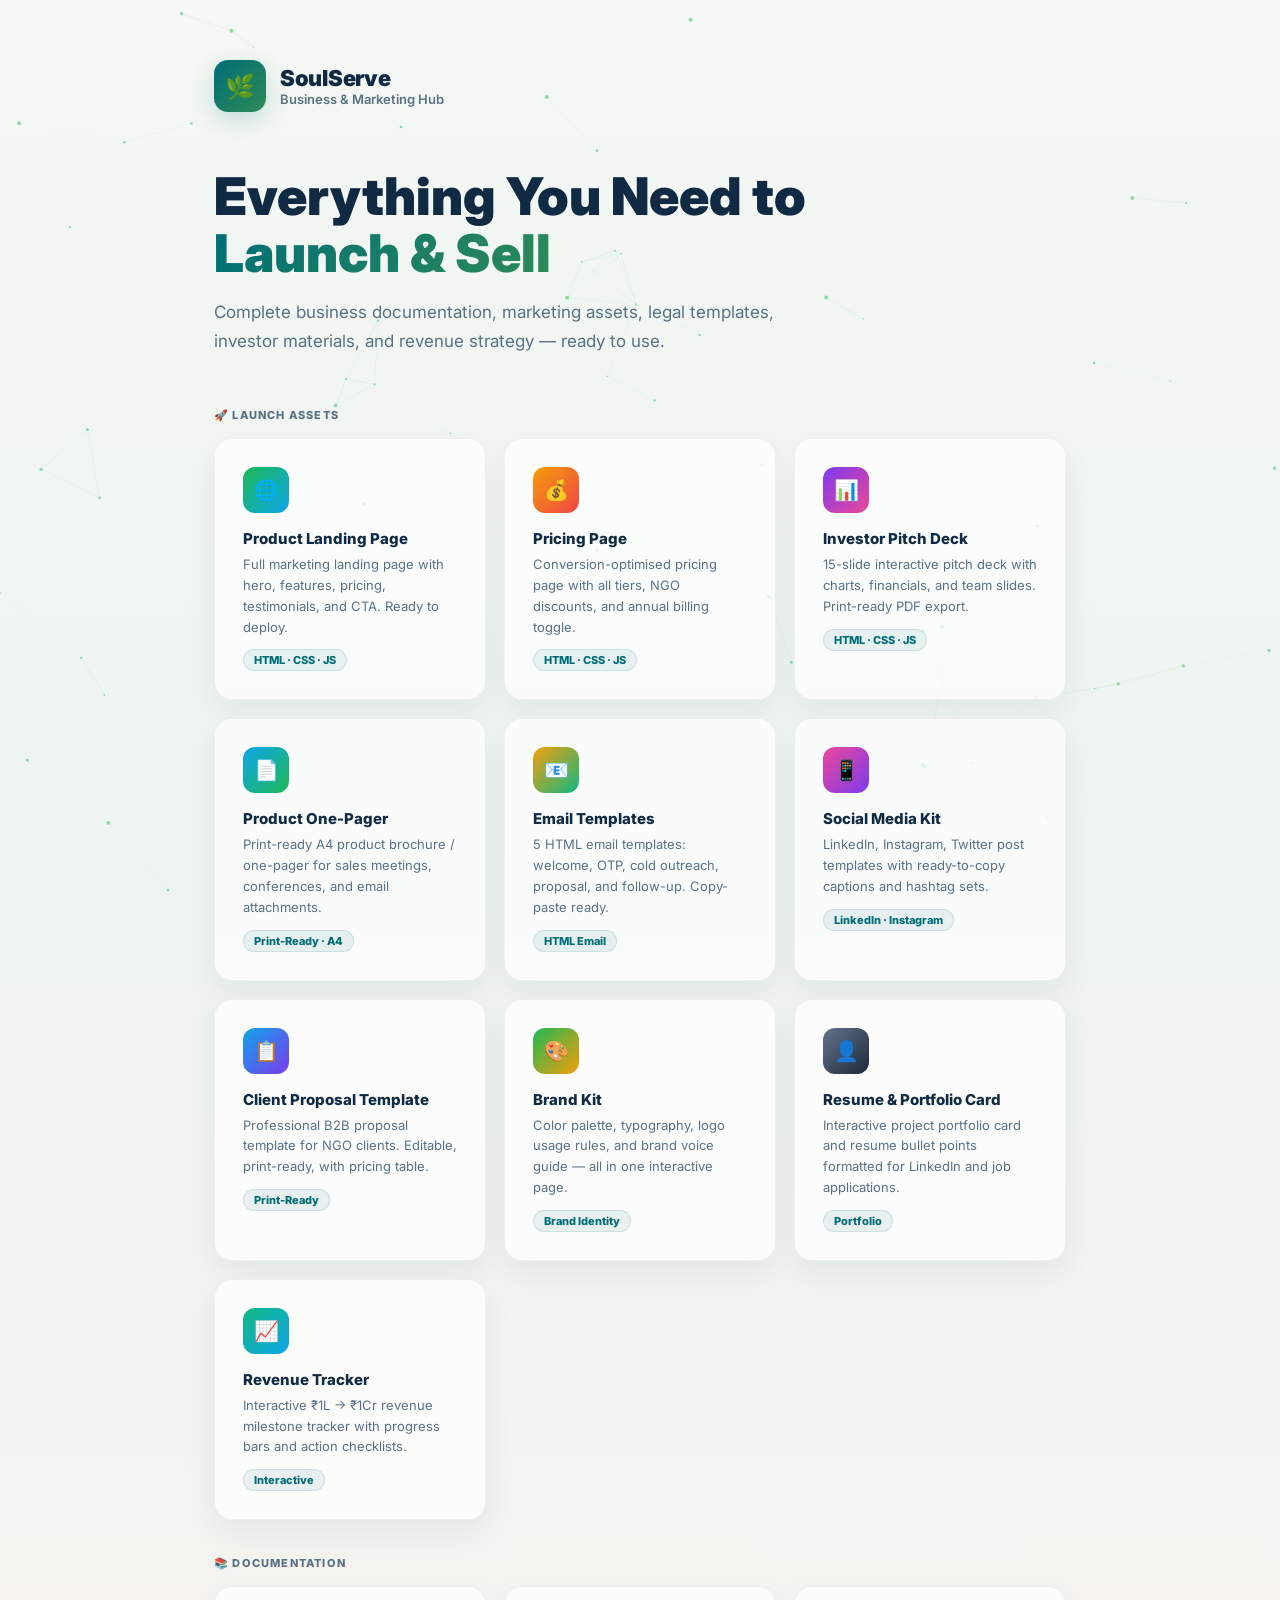
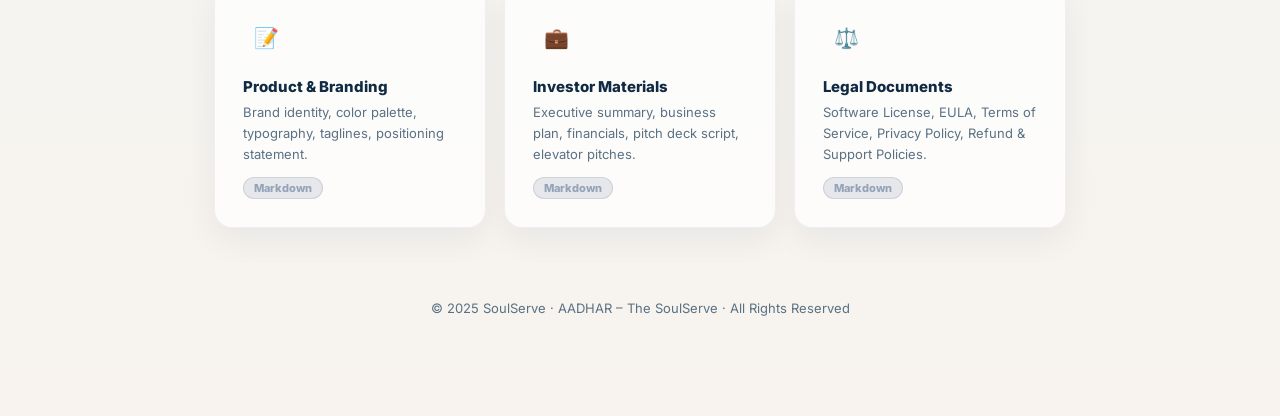
<file: business/index.html>
<!DOCTYPE html>
<html lang="en">
<head>
<meta charset="UTF-8">
<meta name="viewport" content="width=device-width,initial-scale=1">
<title>SoulServe Business Hub</title>
<link href="https://fonts.googleapis.com/css2?family=Inter:wght@400;500;600;700;800;900&display=swap" rel="stylesheet">
<style>
*{margin:0;padding:0;box-sizing:border-box}
body{font-family:'Inter',sans-serif;background:linear-gradient(180deg,#f5f8f4 0%,#edf4f1 40%,#f8f3ee 100%);color:#102A43;min-height:100vh;overflow-x:hidden}
canvas{position:fixed;inset:0;z-index:0;pointer-events:none}
.wrap{position:relative;z-index:1;max-width:900px;margin:0 auto;padding:60px 24px}
.logo{display:flex;align-items:center;gap:14px;margin-bottom:56px}
.logo-icon{width:52px;height:52px;border-radius:14px;background:linear-gradient(135deg,#006D77,#2E8B57);display:flex;align-items:center;justify-content:center;font-size:24px;color:#fff;box-shadow:0 8px 24px rgba(0,109,119,.2)}
.logo-text{font-size:22px;font-weight:900;letter-spacing:-.3px;color:#102A43}
.logo-sub{font-size:13px;color:#5A7184;font-weight:600}
h1{font-size:clamp(32px,5vw,52px);font-weight:900;line-height:1.1;margin-bottom:16px;color:#102A43}
h1 span{background:linear-gradient(135deg,#006D77,#2E8B57);-webkit-background-clip:text;-webkit-text-fill-color:transparent}
.sub{font-size:17px;color:#5A7184;margin-bottom:52px;line-height:1.7;max-width:600px}
.grid{display:grid;grid-template-columns:repeat(auto-fill,minmax(260px,1fr));gap:18px}
.card{background:rgba(255,255,255,.72);border:1px solid rgba(16,42,67,.06);border-radius:18px;padding:28px;cursor:pointer;text-decoration:none;transition:all .25s;display:block;box-shadow:0 12px 32px rgba(16,42,67,.06)}
.card:hover{background:#fff;transform:translateY(-4px);border-color:rgba(0,109,119,.18);box-shadow:0 18px 42px rgba(16,42,67,.12)}
.card-icon{width:46px;height:46px;border-radius:12px;display:flex;align-items:center;justify-content:center;font-size:20px;margin-bottom:16px;color:#fff}
.card-title{font-size:15px;font-weight:800;margin-bottom:6px;color:#102A43}
.card-desc{font-size:13px;color:#5A7184;line-height:1.6}
.card-tag{display:inline-block;margin-top:12px;font-size:11px;font-weight:800;padding:3px 10px;border-radius:20px;background:rgba(0,109,119,.08);color:#006D77;border:1px solid rgba(0,109,119,.12)}
.section-label{font-size:11px;font-weight:800;text-transform:uppercase;letter-spacing:1.2px;color:#5A7184;margin:36px 0 16px}
footer{text-align:center;margin-top:72px;padding-bottom:40px;font-size:13px;color:#5A7184}
@keyframes fadeUp{from{opacity:0;transform:translateY(20px)}to{opacity:1;transform:none}}
.card{animation:fadeUp .4s ease both}
</style>
</head>
<body>
<canvas id="c"></canvas>
<div class="wrap">
  <div class="logo">
    <div class="logo-icon">🌿</div>
    <div><div class="logo-text">SoulServe</div><div class="logo-sub">Business & Marketing Hub</div></div>
  </div>
  <h1>Everything You Need to<br><span>Launch & Sell</span></h1>
  <p class="sub">Complete business documentation, marketing assets, legal templates, investor materials, and revenue strategy — ready to use.</p>

  <div class="section-label">🚀 Launch Assets</div>
  <div class="grid">
    <a href="landing_page.html" class="card" style="animation-delay:.05s">
      <div class="card-icon" style="background:linear-gradient(135deg,#1DB954,#0ea5e9)">🌐</div>
      <div class="card-title">Product Landing Page</div>
      <div class="card-desc">Full marketing landing page with hero, features, pricing, testimonials, and CTA. Ready to deploy.</div>
      <span class="card-tag">HTML · CSS · JS</span>
    </a>
    <a href="pricing_page.html" class="card" style="animation-delay:.1s">
      <div class="card-icon" style="background:linear-gradient(135deg,#f59e0b,#ef4444)">💰</div>
      <div class="card-title">Pricing Page</div>
      <div class="card-desc">Conversion-optimised pricing page with all tiers, NGO discounts, and annual billing toggle.</div>
      <span class="card-tag">HTML · CSS · JS</span>
    </a>
    <a href="pitch_deck.html" class="card" style="animation-delay:.15s">
      <div class="card-icon" style="background:linear-gradient(135deg,#7c3aed,#ec4899)">📊</div>
      <div class="card-title">Investor Pitch Deck</div>
      <div class="card-desc">15-slide interactive pitch deck with charts, financials, and team slides. Print-ready PDF export.</div>
      <span class="card-tag">HTML · CSS · JS</span>
    </a>
    <a href="one_pager.html" class="card" style="animation-delay:.2s">
      <div class="card-icon" style="background:linear-gradient(135deg,#0ea5e9,#1DB954)">📄</div>
      <div class="card-title">Product One-Pager</div>
      <div class="card-desc">Print-ready A4 product brochure / one-pager for sales meetings, conferences, and email attachments.</div>
      <span class="card-tag">Print-Ready · A4</span>
    </a>
    <a href="email_templates.html" class="card" style="animation-delay:.25s">
      <div class="card-icon" style="background:linear-gradient(135deg,#f59e0b,#10b981)">📧</div>
      <div class="card-title">Email Templates</div>
      <div class="card-desc">5 HTML email templates: welcome, OTP, cold outreach, proposal, and follow-up. Copy-paste ready.</div>
      <span class="card-tag">HTML Email</span>
    </a>
    <a href="social_media_kit.html" class="card" style="animation-delay:.3s">
      <div class="card-icon" style="background:linear-gradient(135deg,#ec4899,#7c3aed)">📱</div>
      <div class="card-title">Social Media Kit</div>
      <div class="card-desc">LinkedIn, Instagram, Twitter post templates with ready-to-copy captions and hashtag sets.</div>
      <span class="card-tag">LinkedIn · Instagram</span>
    </a>
    <a href="client_proposal.html" class="card" style="animation-delay:.35s">
      <div class="card-icon" style="background:linear-gradient(135deg,#0ea5e9,#7c3aed)">📋</div>
      <div class="card-title">Client Proposal Template</div>
      <div class="card-desc">Professional B2B proposal template for NGO clients. Editable, print-ready, with pricing table.</div>
      <span class="card-tag">Print-Ready</span>
    </a>
    <a href="brand_kit.html" class="card" style="animation-delay:.4s">
      <div class="card-icon" style="background:linear-gradient(135deg,#1DB954,#f59e0b)">🎨</div>
      <div class="card-title">Brand Kit</div>
      <div class="card-desc">Color palette, typography, logo usage rules, and brand voice guide — all in one interactive page.</div>
      <span class="card-tag">Brand Identity</span>
    </a>
    <a href="resume_card.html" class="card" style="animation-delay:.45s">
      <div class="card-icon" style="background:linear-gradient(135deg,#64748b,#1e293b)">👤</div>
      <div class="card-title">Resume & Portfolio Card</div>
      <div class="card-desc">Interactive project portfolio card and resume bullet points formatted for LinkedIn and job applications.</div>
      <span class="card-tag">Portfolio</span>
    </a>
    <a href="revenue_tracker.html" class="card" style="animation-delay:.5s">
      <div class="card-icon" style="background:linear-gradient(135deg,#10b981,#0ea5e9)">📈</div>
      <div class="card-title">Revenue Tracker</div>
      <div class="card-desc">Interactive ₹1L → ₹1Cr revenue milestone tracker with progress bars and action checklists.</div>
      <span class="card-tag">Interactive</span>
    </a>
  </div>

  <div class="section-label">📚 Documentation</div>
  <div class="grid">
    <a href="01_product_branding.md" class="card" style="animation-delay:.55s">
      <div class="card-icon" style="background:rgba(255,255,255,.07)">📝</div>
      <div class="card-title">Product & Branding</div>
      <div class="card-desc">Brand identity, color palette, typography, taglines, positioning statement.</div>
      <span class="card-tag" style="background:rgba(100,116,139,.15);color:#94a3b8;border-color:rgba(100,116,139,.2)">Markdown</span>
    </a>
    <a href="07_investor_startup_material.md" class="card" style="animation-delay:.6s">
      <div class="card-icon" style="background:rgba(255,255,255,.07)">💼</div>
      <div class="card-title">Investor Materials</div>
      <div class="card-desc">Executive summary, business plan, financials, pitch deck script, elevator pitches.</div>
      <span class="card-tag" style="background:rgba(100,116,139,.15);color:#94a3b8;border-color:rgba(100,116,139,.2)">Markdown</span>
    </a>
    <a href="08_legal_documents.md" class="card" style="animation-delay:.65s">
      <div class="card-icon" style="background:rgba(255,255,255,.07)">⚖️</div>
      <div class="card-title">Legal Documents</div>
      <div class="card-desc">Software License, EULA, Terms of Service, Privacy Policy, Refund & Support Policies.</div>
      <span class="card-tag" style="background:rgba(100,116,139,.15);color:#94a3b8;border-color:rgba(100,116,139,.2)">Markdown</span>
    </a>
  </div>

  <footer>© 2025 SoulServe · AADHAR – The SoulServe · All Rights Reserved</footer>
</div>
<script>
(function(){
  const c=document.getElementById('c'),x=c.getContext('2d');let W,H,pts=[];
  function init(){W=c.width=innerWidth;H=c.height=innerHeight;pts=[];for(let i=0;i<65;i++)pts.push({x:Math.random()*W,y:Math.random()*H,vx:(Math.random()-.5)*.4,vy:(Math.random()-.5)*.4,r:Math.random()*1.6+.5});}
  function draw(){x.clearRect(0,0,W,H);pts.forEach((a,i)=>{pts.slice(i+1).forEach(b=>{const d=Math.hypot(a.x-b.x,a.y-b.y);if(d<120){x.beginPath();x.moveTo(a.x,a.y);x.lineTo(b.x,b.y);x.strokeStyle=`rgba(29,185,84,${.15*(1-d/120)})`;x.lineWidth=.7;x.stroke();}});x.beginPath();x.arc(a.x,a.y,a.r,0,Math.PI*2);x.fillStyle='rgba(29,185,84,.45)';x.fill();a.x+=a.vx;a.y+=a.vy;if(a.x<0||a.x>W)a.vx*=-1;if(a.y<0||a.y>H)a.vy*=-1;});requestAnimationFrame(draw);}
  window.addEventListener('resize',init);init();draw();
})();
</script>
</body>
</html>
</file>
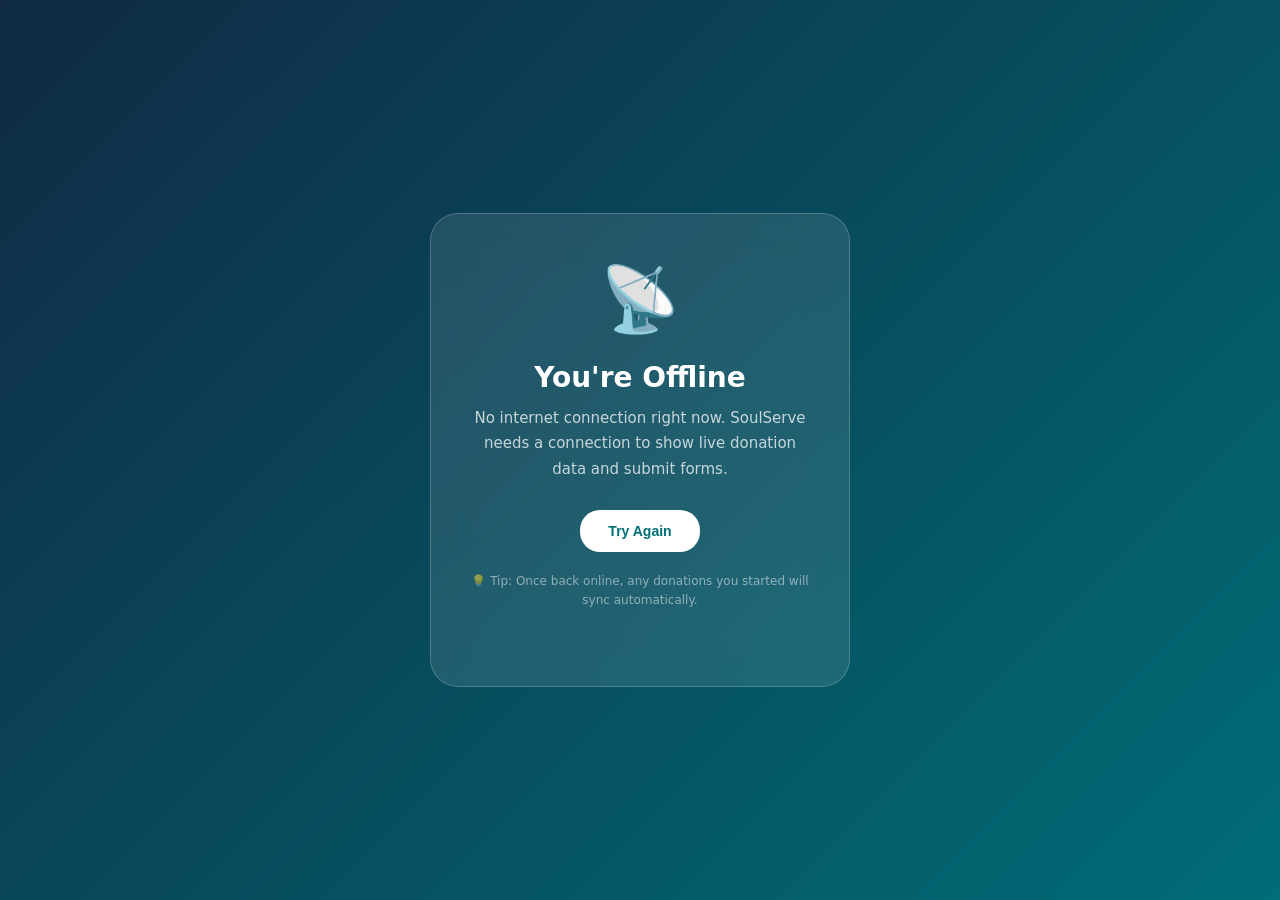
<file: offline.html>
<!DOCTYPE html>
<html lang="en">
<head>
<meta charset="UTF-8">
<meta name="viewport" content="width=device-width,initial-scale=1">
<title>Offline — SoulServe</title>
<style>
  *{margin:0;padding:0;box-sizing:border-box}
  body{font-family:'Inter',system-ui,sans-serif;background:linear-gradient(135deg,#102A43,#006D77);
    min-height:100vh;display:flex;align-items:center;justify-content:center;padding:24px;color:#fff;text-align:center}
  .card{background:rgba(255,255,255,.1);backdrop-filter:blur(20px);border:1px solid rgba(255,255,255,.2);
    border-radius:28px;padding:48px 40px;max-width:420px;width:100%}
  .icon{font-size:64px;margin-bottom:24px;display:block;animation:float 3s ease-in-out infinite}
  @keyframes float{0%,100%{transform:translateY(0)}50%{transform:translateY(-10px)}}
  h1{font-size:28px;font-weight:800;margin-bottom:12px}
  p{font-size:15px;color:rgba(255,255,255,.75);line-height:1.7;margin-bottom:28px}
  .btn{display:inline-block;padding:13px 28px;border-radius:20px;background:#fff;color:#006D77;
    font-size:14px;font-weight:800;text-decoration:none;transition:.2s;border:none;cursor:pointer}
  .btn:hover{background:#e8fdf5;transform:translateY(-2px)}
  .tip{margin-top:20px;font-size:12px;color:rgba(255,255,255,.5);line-height:1.6}
</style>
</head>
<body>
<div class="card">
  <span class="icon">📡</span>
  <h1>You're Offline</h1>
  <p>No internet connection right now. SoulServe needs a connection to show live donation data and submit forms.</p>
  <button class="btn" onclick="window.location.reload()">Try Again</button>
  <p class="tip">💡 Tip: Once back online, any donations you started will sync automatically.</p>
</div>
</body>
</html>
</file>
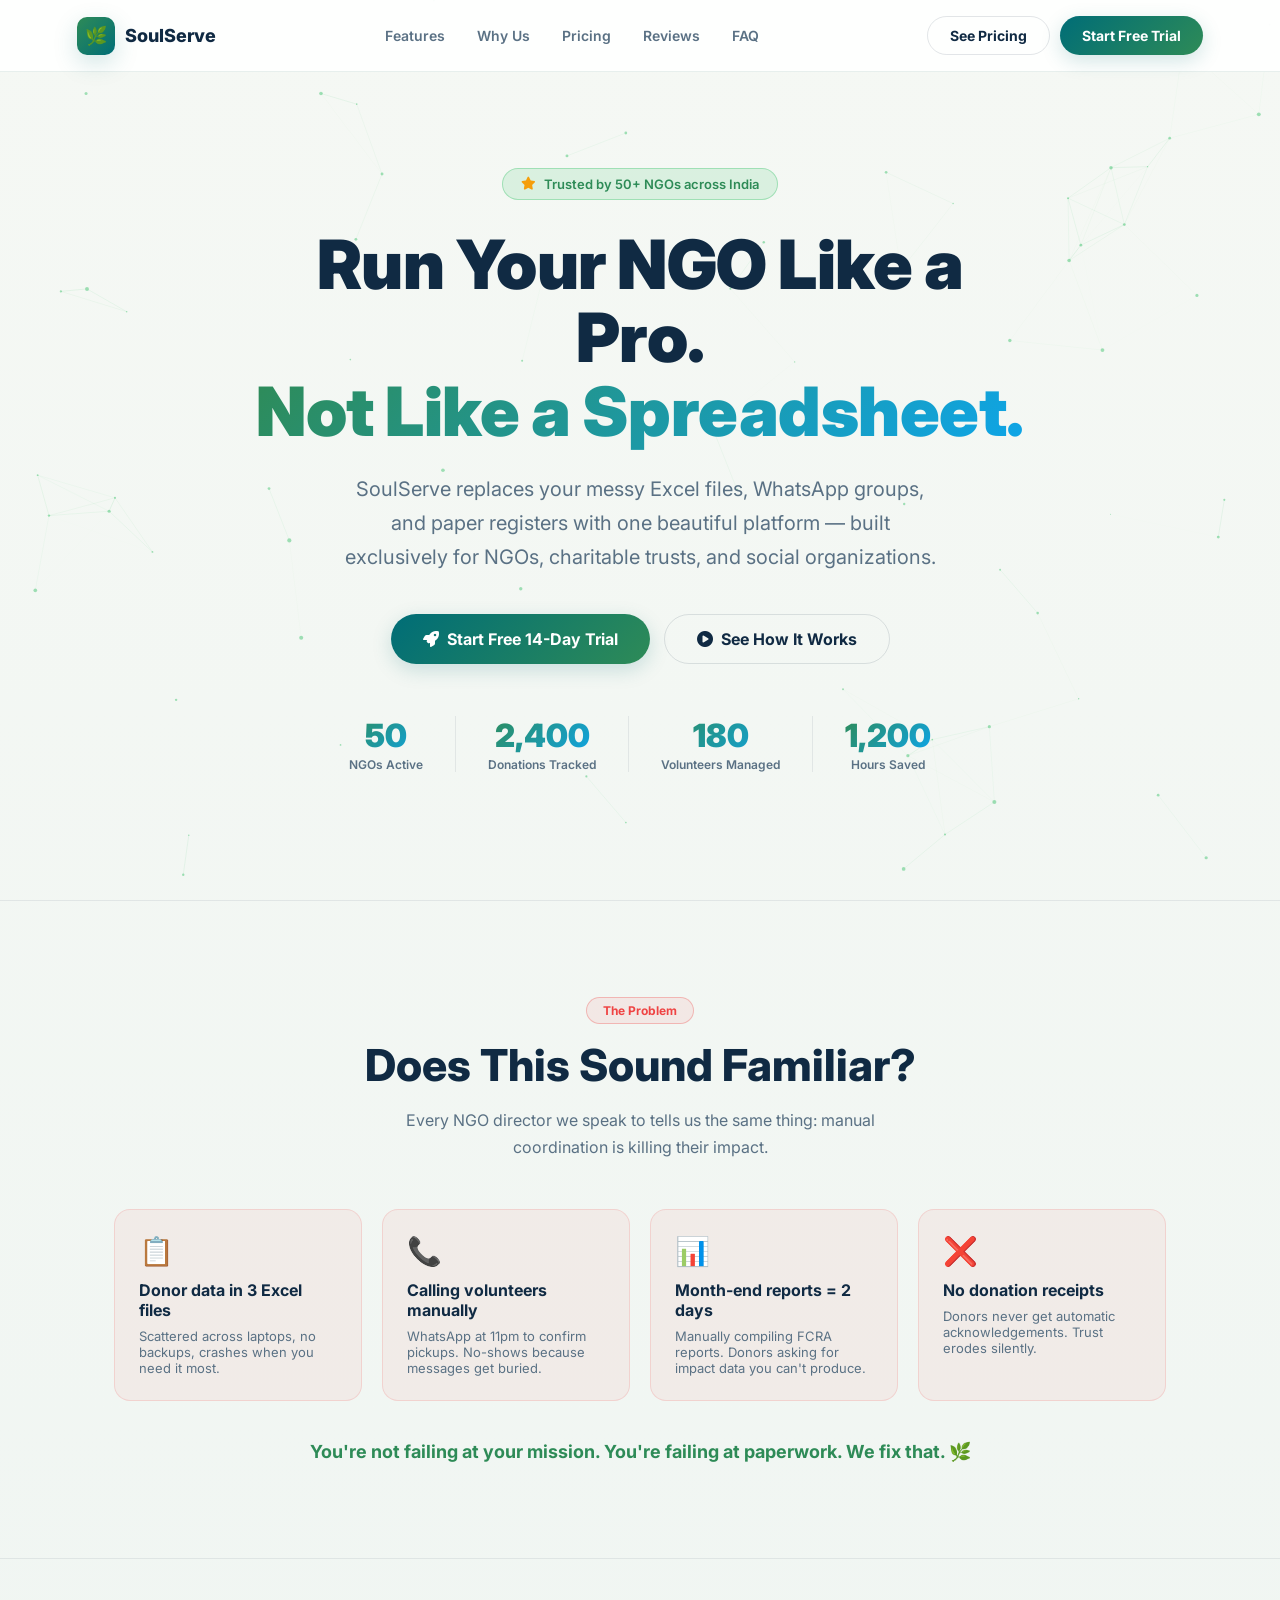
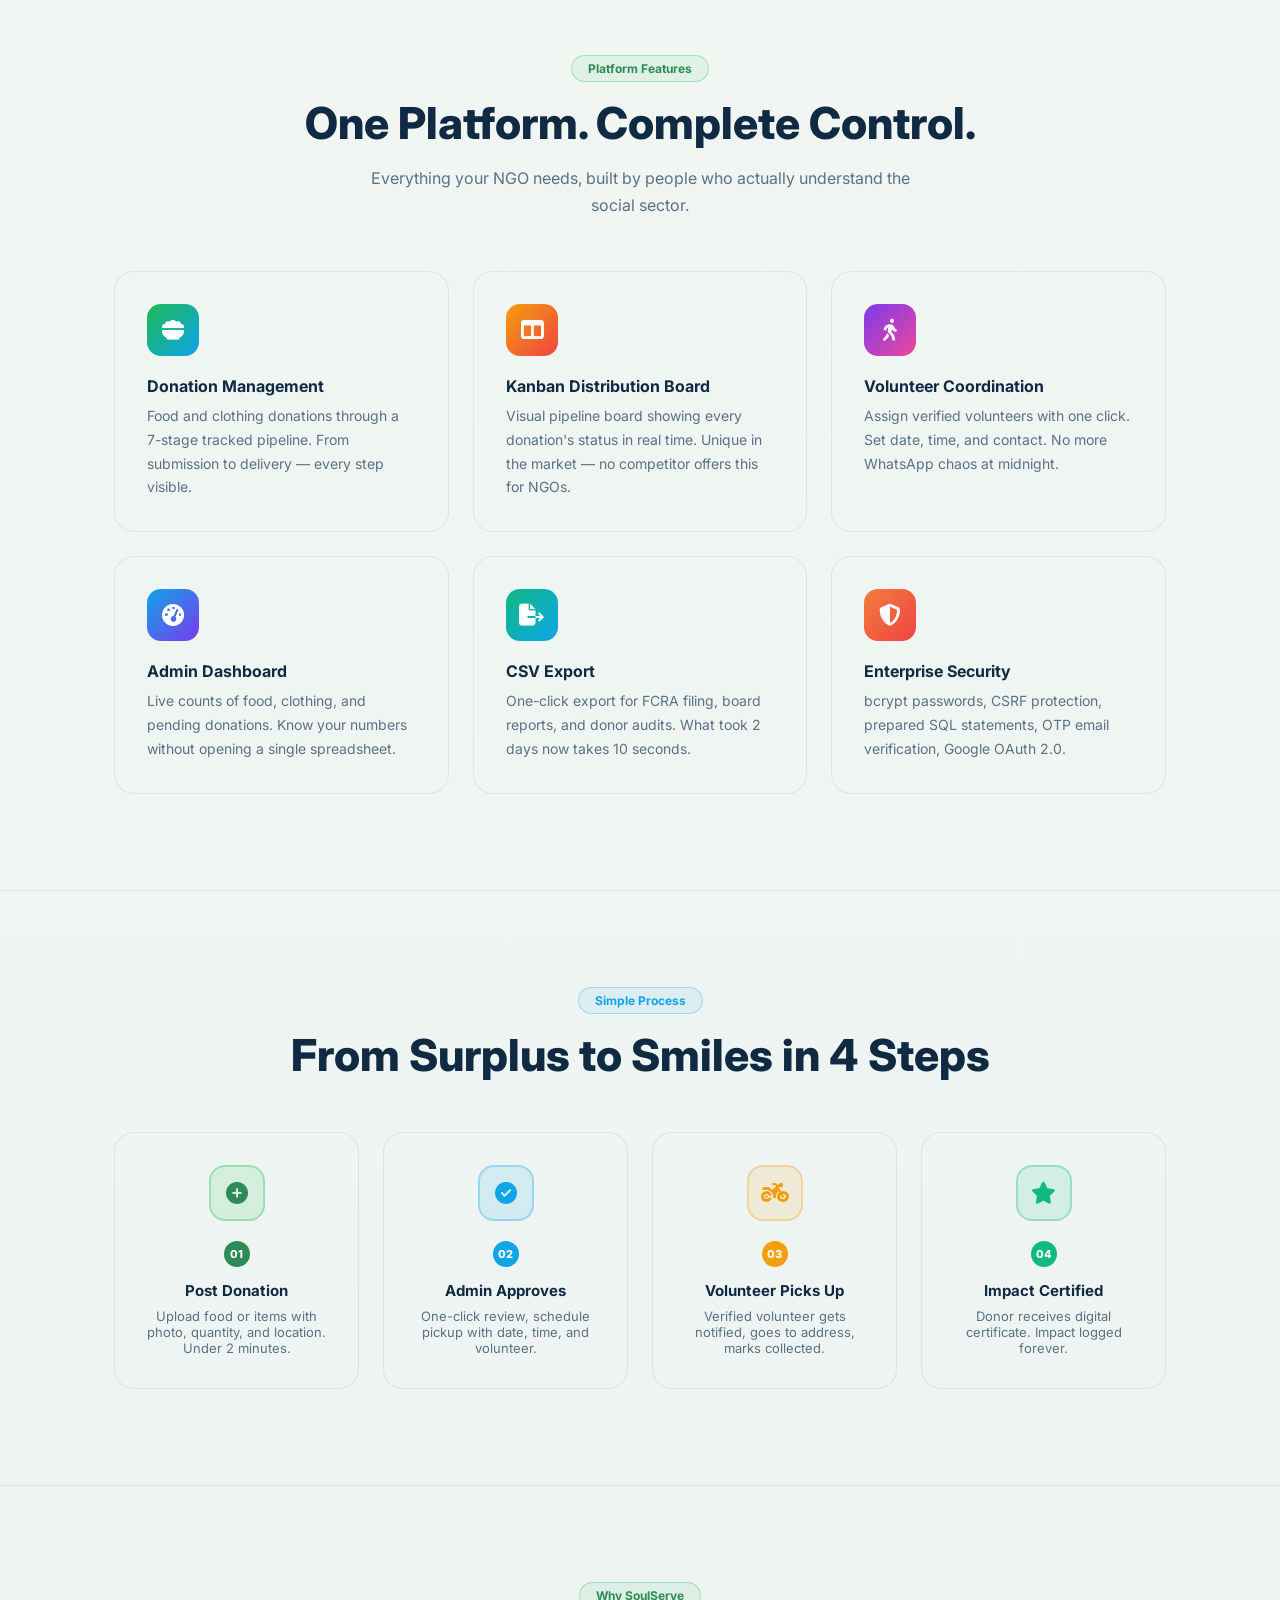
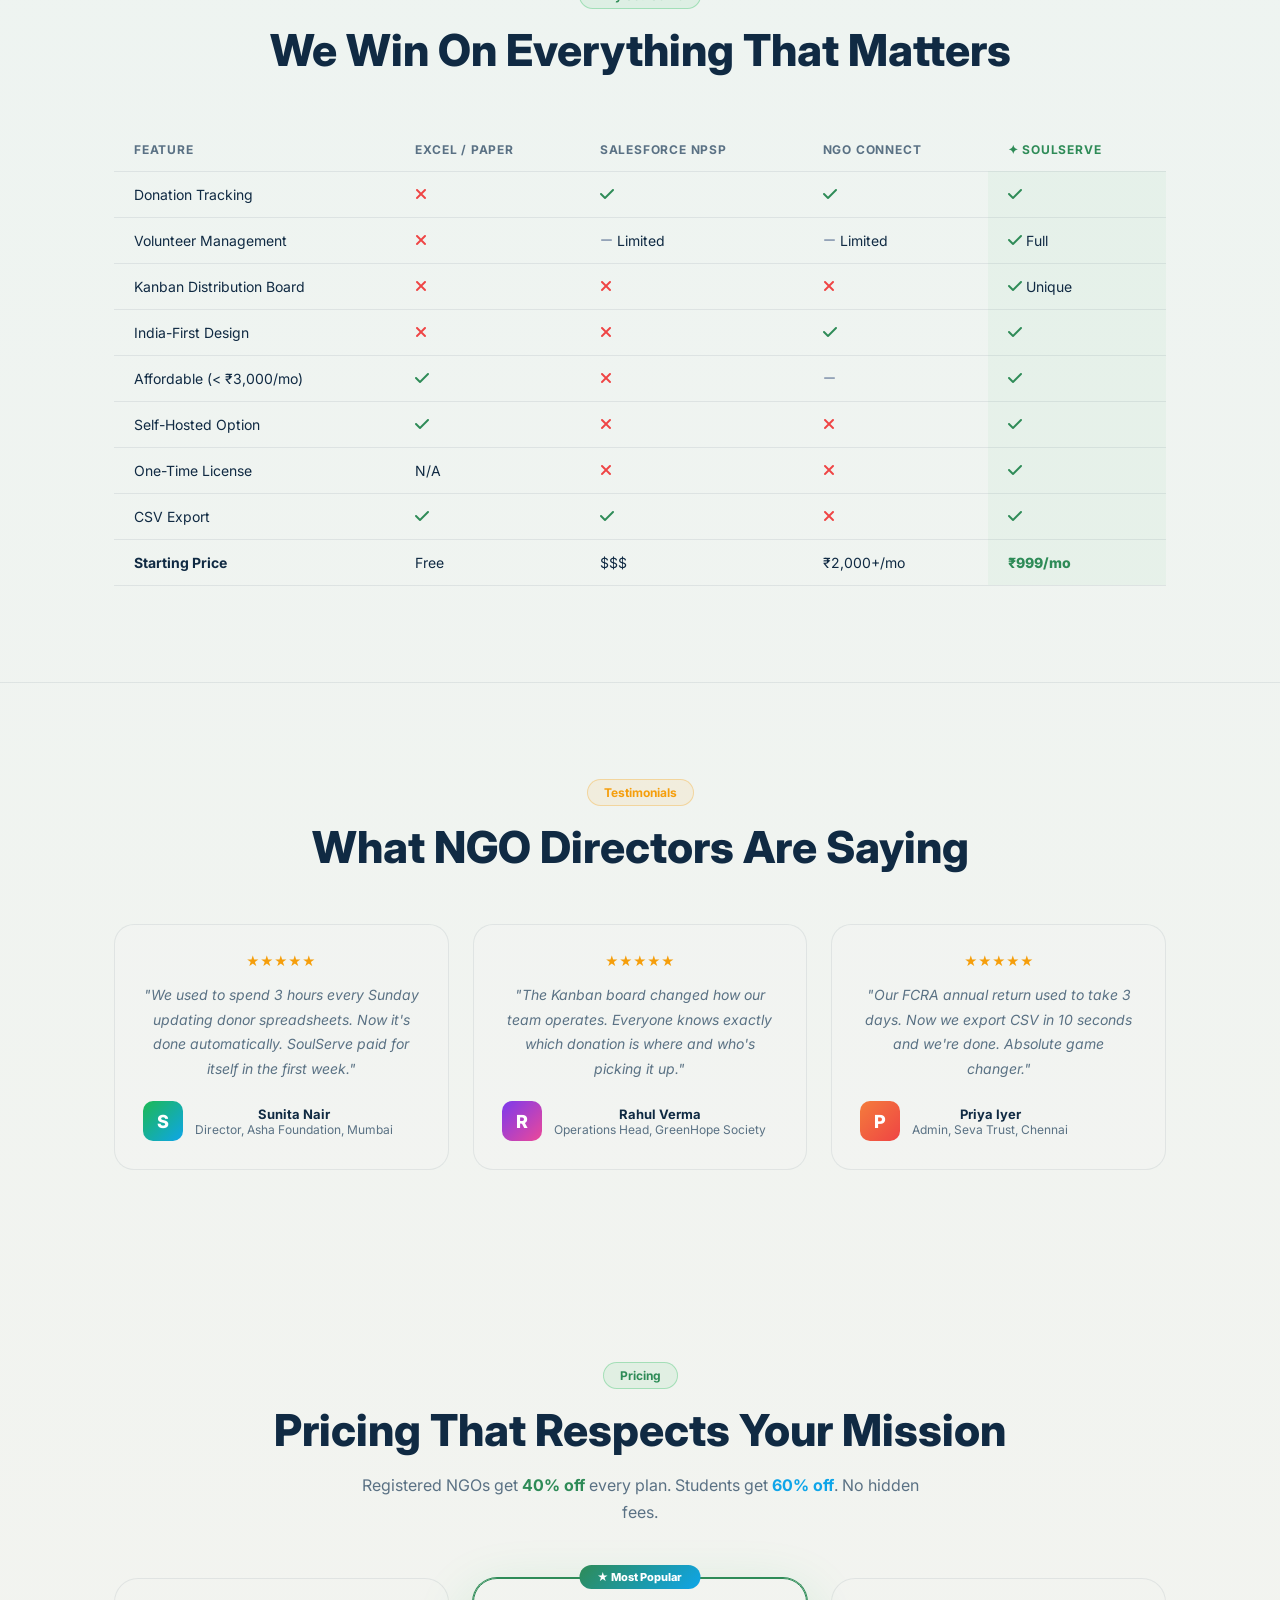
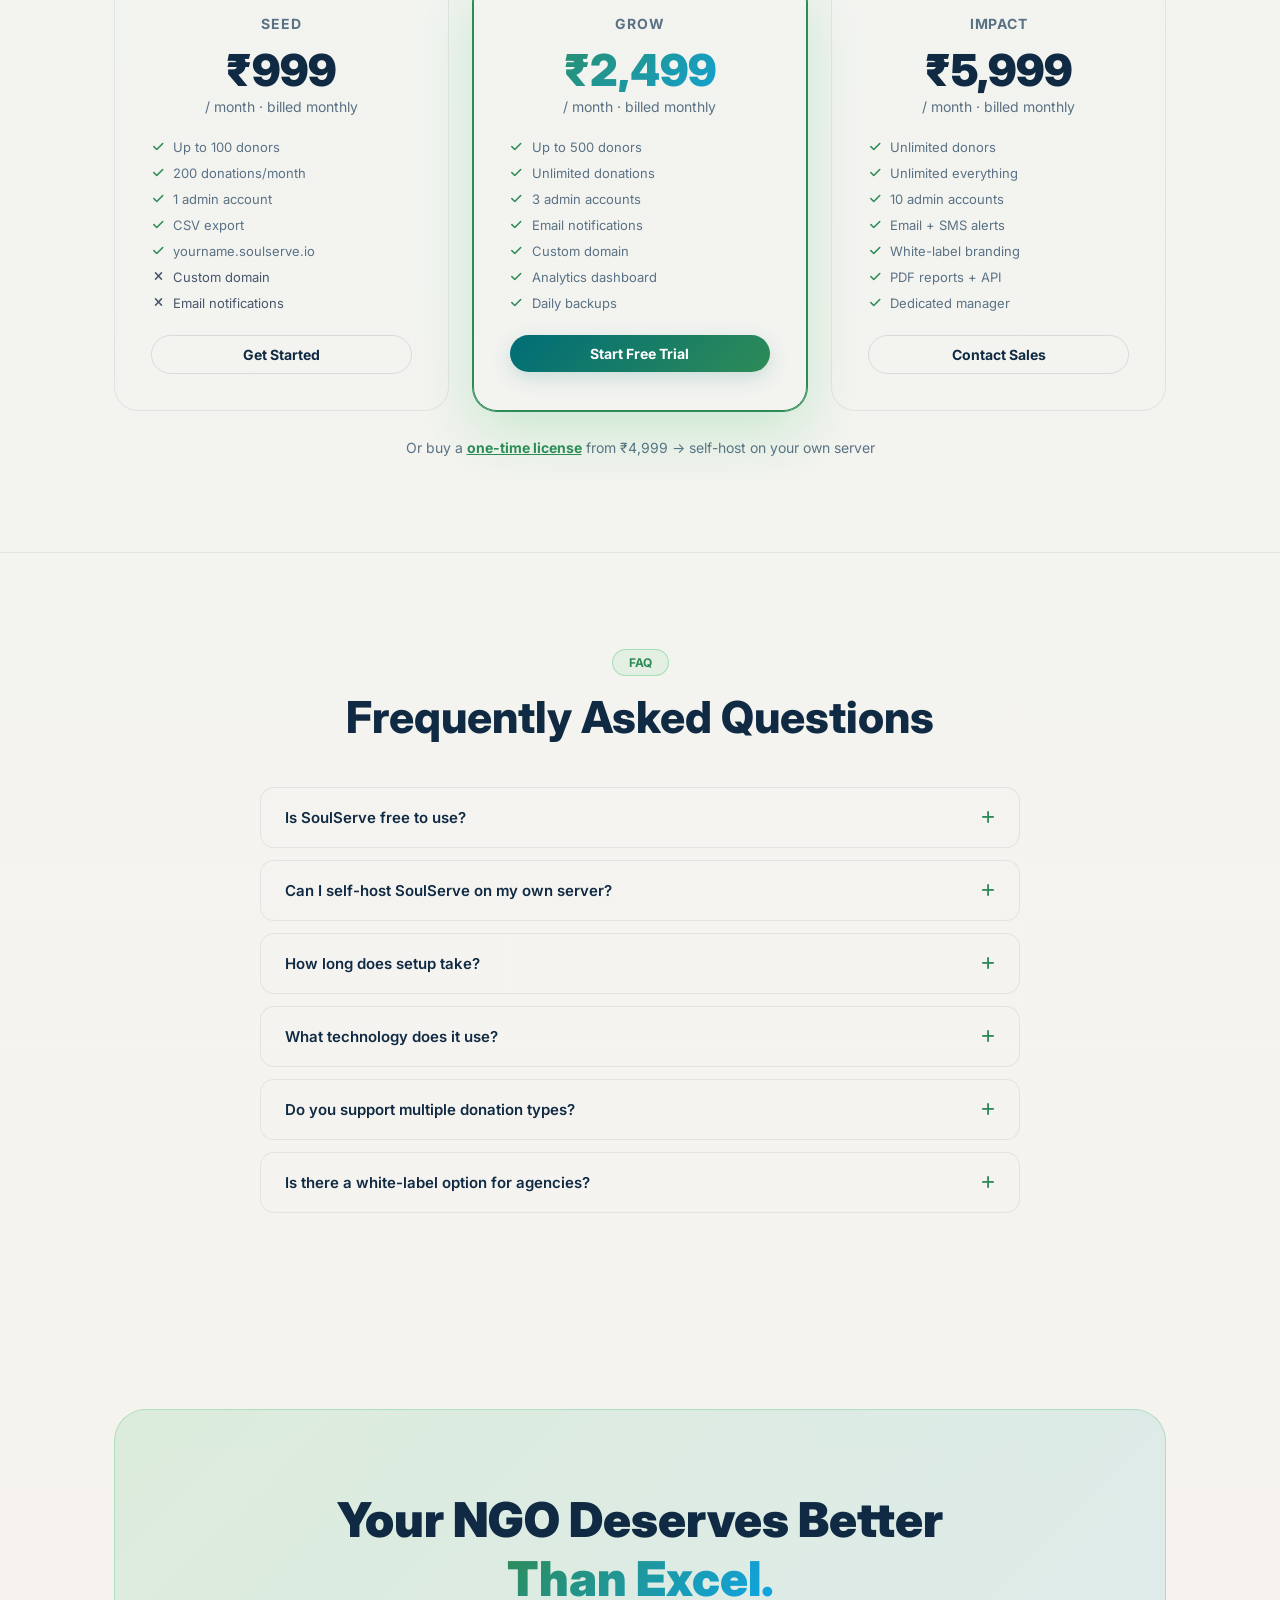
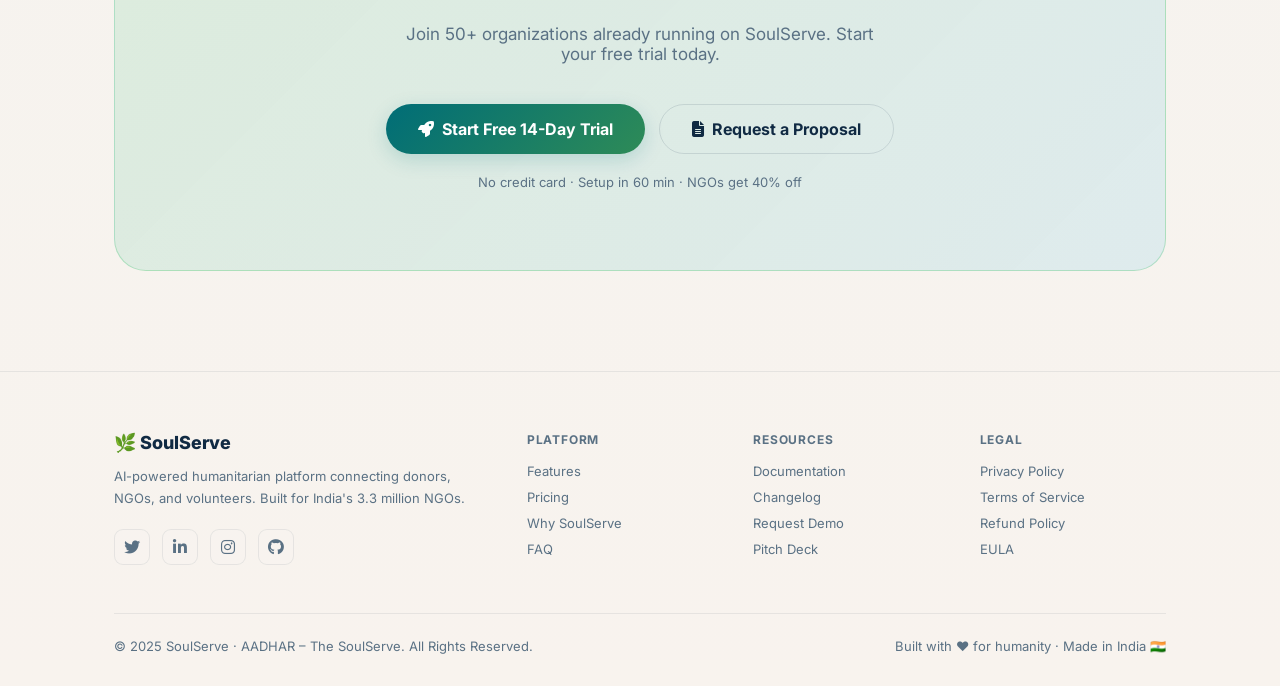
<file: business/landing_page.html>
<!DOCTYPE html>
<html lang="en">
<head>
<meta charset="UTF-8">
<meta name="viewport" content="width=device-width,initial-scale=1">
<title>SoulServe – NGO Donation & Volunteer Management | Where Technology Meets Compassion</title>
<meta name="description" content="Replace your Excel spreadsheets with SoulServe. Complete NGO management platform. Donor tracking, volunteer coordination, Kanban distribution. From ₹999/month.">
<link rel="preconnect" href="https://fonts.googleapis.com">
<link href="https://fonts.googleapis.com/css2?family=Inter:wght@300;400;500;600;700;800;900&display=swap" rel="stylesheet">
<link href="https://cdnjs.cloudflare.com/ajax/libs/font-awesome/6.5.0/css/all.min.css" rel="stylesheet">
</head>
<body>
<style>
:root{--navy:#102A43;--teal:#006D77;--teal-dark:#004F55;--teal-light:#83C5BE;--green:#2E8B57;--orange:#FF8A00;--pink:#F72585;--purple:#7B2CBF;--blue:#2563EB;--cyan:#06B6D4;--g:#2E8B57;--b:#102A43;--o:#FF8A00;--dark:#102A43;--card:rgba(255,255,255,.06);--border:rgba(16,42,67,.08);--text:#102A43;--muted:#5A7184;--bg:#F7FAF9;}
*{margin:0;padding:0;box-sizing:border-box}
html{scroll-behavior:smooth}
body{font-family:'Inter',sans-serif;background:linear-gradient(180deg,#f5f8f4 0%,#edf4f1 40%,#f8f3ee 100%);color:var(--text);overflow-x:hidden}
canvas{position:fixed;inset:0;z-index:0;pointer-events:none}
/* NAV */
nav{position:fixed;top:0;left:0;right:0;z-index:100;padding:16px 6%;display:flex;align-items:center;justify-content:space-between;background:rgba(255,255,255,.9);backdrop-filter:blur(18px);border-bottom:1px solid rgba(226,235,233,.8);transition:.3s}
.nav-brand{display:flex;align-items:center;gap:10px;font-size:18px;font-weight:800;color:var(--navy);text-decoration:none}
.nav-brand-icon{width:38px;height:38px;background:linear-gradient(135deg,var(--g),var(--teal));border-radius:10px;display:flex;align-items:center;justify-content:center;font-size:18px;color:#fff;box-shadow:0 8px 24px rgba(0,109,119,.18)}
.nav-links{display:flex;align-items:center;gap:32px}
.nav-links a{color:var(--muted);text-decoration:none;font-size:14px;font-weight:600;transition:.2s}
.nav-links a:hover{color:var(--teal)}
.nav-cta{display:flex;gap:10px}
.btn{display:inline-flex;align-items:center;gap:8px;padding:10px 22px;border-radius:50px;font-size:14px;font-weight:700;text-decoration:none;cursor:pointer;border:none;transition:.25s}
.btn-outline{background:transparent;color:var(--navy);border:1.5px solid rgba(16,42,67,.12)}
.btn-outline:hover{border-color:var(--teal);color:var(--teal)}
.btn-primary{background:linear-gradient(135deg,var(--teal),var(--green));color:#fff;box-shadow:0 6px 20px rgba(0,109,119,.18)}
.btn-primary:hover{transform:translateY(-2px);box-shadow:0 12px 30px rgba(0,109,119,.25)}
.btn-lg{padding:14px 32px;font-size:16px;border-radius:50px}
.btn-danger{background:linear-gradient(135deg,#ef4444,#f97316);color:#fff;box-shadow:0 6px 20px rgba(239,68,68,.25)}
/* SECTIONS */
section{position:relative;z-index:1}
.container{max-width:1100px;margin:0 auto;padding:0 24px}
/* HERO */
.hero{min-height:100vh;display:flex;align-items:center;padding:100px 6% 60px;text-align:center}
.hero-content{max-width:780px;margin:0 auto}
.hero-badge{display:inline-flex;align-items:center;gap:8px;padding:7px 18px;border-radius:50px;background:rgba(29,185,84,.12);border:1px solid rgba(29,185,84,.3);font-size:13px;font-weight:600;color:var(--g);margin-bottom:28px}
h1.hero-title{font-size:clamp(36px,6vw,68px);font-weight:900;line-height:1.08;letter-spacing:-.5px;margin-bottom:24px}
h1.hero-title span{background:linear-gradient(135deg,var(--g),#0ea5e9);-webkit-background-clip:text;-webkit-text-fill-color:transparent}
.hero-sub{font-size:clamp(16px,2vw,20px);color:var(--muted);line-height:1.7;margin-bottom:40px;max-width:600px;margin-left:auto;margin-right:auto}
.hero-btns{display:flex;flex-wrap:wrap;gap:14px;justify-content:center;margin-bottom:52px}
.hero-stats{display:flex;flex-wrap:wrap;gap:32px;justify-content:center}
.hero-stat-num{font-size:32px;font-weight:900;background:linear-gradient(135deg,var(--g),#0ea5e9);-webkit-background-clip:text;-webkit-text-fill-color:transparent}
.hero-stat-lbl{font-size:12px;color:var(--muted);font-weight:600;margin-top:2px}
</style>
<style>
/* PROBLEM / SOLUTION */
.section{padding:96px 6%}
.section-badge{display:inline-block;padding:5px 16px;border-radius:50px;font-size:12px;font-weight:700;margin-bottom:16px;border:1px solid}
.section-title{font-size:clamp(28px,4vw,44px);font-weight:800;line-height:1.15;margin-bottom:16px}
.section-sub{font-size:16px;color:var(--muted);line-height:1.7;max-width:560px}
/* FEATURE GRID */
.feat-grid{display:grid;grid-template-columns:repeat(auto-fill,minmax(280px,1fr));gap:24px;margin-top:52px}
.feat-card{background:var(--card);border:1px solid var(--border);border-radius:20px;padding:32px;transition:.3s}
.feat-card:hover{transform:translateY(-6px);border-color:rgba(29,185,84,.3);box-shadow:0 20px 50px rgba(0,0,0,.3)}
.feat-icon{width:52px;height:52px;border-radius:14px;display:flex;align-items:center;justify-content:center;font-size:22px;margin-bottom:20px}
.feat-title{font-size:16px;font-weight:700;margin-bottom:8px}
.feat-desc{font-size:14px;color:var(--muted);line-height:1.7}
/* COMPARE TABLE */
.compare-wrap{margin-top:52px;overflow-x:auto}
.compare-table{width:100%;border-collapse:collapse;font-size:14px}
.compare-table th{padding:14px 20px;text-align:left;font-size:12px;font-weight:700;text-transform:uppercase;letter-spacing:.8px;color:var(--muted);border-bottom:1px solid var(--border)}
.compare-table td{padding:14px 20px;border-bottom:1px solid var(--border);vertical-align:middle}
.compare-table tr:hover td{background:rgba(255,255,255,.02)}
.compare-table .col-ss{background:rgba(29,185,84,.04)}
.tick{color:var(--g);font-size:16px}
.cross{color:#ef4444;font-size:16px}
/* TESTIMONIALS */
.testi-grid{display:grid;grid-template-columns:repeat(auto-fill,minmax(280px,1fr));gap:24px;margin-top:52px}
.testi-card{background:var(--card);border:1px solid var(--border);border-radius:20px;padding:28px;transition:.3s}
.testi-card:hover{transform:translateY(-4px)}
.testi-stars{color:#f59e0b;font-size:13px;margin-bottom:14px}
.testi-text{font-size:14px;color:var(--muted);line-height:1.75;margin-bottom:20px;font-style:italic}
.testi-author{display:flex;align-items:center;gap:12px}
.testi-avatar{width:40px;height:40px;border-radius:10px;display:flex;align-items:center;justify-content:center;font-size:18px;font-weight:800;color:#fff}
.testi-name{font-size:13px;font-weight:700}
.testi-role{font-size:12px;color:var(--muted)}
/* PRICING PREVIEW */
.pricing-grid{display:grid;grid-template-columns:repeat(auto-fill,minmax(260px,1fr));gap:24px;margin-top:52px}
.price-card{background:var(--card);border:1px solid var(--border);border-radius:24px;padding:36px;transition:.3s;position:relative}
.price-card.popular{border-color:var(--g);box-shadow:0 0 0 1px var(--g),0 20px 60px rgba(29,185,84,.2)}
.popular-badge{position:absolute;top:-14px;left:50%;transform:translateX(-50%);background:linear-gradient(135deg,var(--g),#0ea5e9);color:#fff;font-size:11px;font-weight:800;padding:5px 18px;border-radius:50px;white-space:nowrap}
.price-name{font-size:14px;font-weight:700;color:var(--muted);text-transform:uppercase;letter-spacing:.8px;margin-bottom:16px}
.price-amount{font-size:44px;font-weight:900;line-height:1;margin-bottom:6px}
.price-period{font-size:14px;color:var(--muted)}
.price-features{list-style:none;margin:24px 0;display:flex;flex-direction:column;gap:10px}
.price-features li{font-size:13px;color:var(--muted);display:flex;align-items:center;gap:8px}
.price-features li i{color:var(--g);font-size:12px;width:14px}
/* FAQ */
.faq-list{margin-top:44px;display:flex;flex-direction:column;gap:12px;max-width:760px;margin-left:auto;margin-right:auto}
.faq-item{background:var(--card);border:1px solid var(--border);border-radius:14px;overflow:hidden}
.faq-q{padding:20px 24px;font-size:15px;font-weight:600;cursor:pointer;display:flex;justify-content:space-between;align-items:center;transition:.2s}
.faq-q:hover{background:rgba(255,255,255,.04)}
.faq-q i{transition:.3s;color:var(--g)}
.faq-a{padding:0 24px;max-height:0;overflow:hidden;transition:all .35s ease;font-size:14px;color:var(--muted);line-height:1.75}
.faq-item.open .faq-a{max-height:200px;padding:0 24px 20px}
.faq-item.open .faq-q i{transform:rotate(45deg)}
/* CTA SECTION */
.cta-section{padding:100px 6%;text-align:center}
.cta-box{background:linear-gradient(135deg,rgba(29,185,84,.12),rgba(14,165,233,.1));border:1px solid rgba(29,185,84,.25);border-radius:32px;padding:80px 40px}
/* FOOTER */
footer{padding:60px 6% 32px;border-top:1px solid var(--border)}
.footer-grid{display:grid;grid-template-columns:2fr 1fr 1fr 1fr;gap:40px;margin-bottom:48px}
.footer-brand-name{font-size:18px;font-weight:800;margin-bottom:12px}
.footer-brand-desc{font-size:13px;color:var(--muted);line-height:1.7;margin-bottom:20px}
.footer-social{display:flex;gap:12px}
.footer-social a{width:36px;height:36px;border-radius:9px;background:rgba(255,255,255,.06);border:1px solid var(--border);display:flex;align-items:center;justify-content:center;color:var(--muted);text-decoration:none;transition:.2s}
.footer-social a:hover{background:rgba(29,185,84,.15);border-color:rgba(29,185,84,.3);color:var(--g)}
.footer-heading{font-size:12px;font-weight:700;text-transform:uppercase;letter-spacing:.8px;color:var(--muted);margin-bottom:16px}
.footer-links{display:flex;flex-direction:column;gap:10px}
.footer-links a{font-size:13px;color:var(--muted);text-decoration:none;transition:.2s}
.footer-links a:hover{color:#fff}
.footer-bottom{border-top:1px solid var(--border);padding-top:24px;display:flex;justify-content:space-between;align-items:center;flex-wrap:wrap;gap:12px;font-size:13px;color:var(--muted)}
/* Animations */
@keyframes fadeUp{from{opacity:0;transform:translateY(28px)}to{opacity:1;transform:none}}
@keyframes float{0%,100%{transform:translateY(0)}50%{transform:translateY(-10px)}}
.fade-up{animation:fadeUp .6s ease both}
.d1{animation-delay:.1s}.d2{animation-delay:.2s}.d3{animation-delay:.3s}.d4{animation-delay:.4s}
[data-reveal]{opacity:0;transform:translateY(24px);transition:opacity .6s,transform .6s}
[data-reveal].revealed{opacity:1;transform:none}
/* Responsive */
@media(max-width:768px){.nav-links,.nav-cta{display:none}.footer-grid{grid-template-columns:1fr 1fr}}
@media(max-width:480px){.footer-grid{grid-template-columns:1fr}.hero-stats{gap:16px}}
</style>

<canvas id="c"></canvas>
<!-- NAV -->
<nav id="nav">
  <a href="#" class="nav-brand"><div class="nav-brand-icon">🌿</div>SoulServe</a>
  <div class="nav-links">
    <a href="#features">Features</a><a href="#compare">Why Us</a>
    <a href="#pricing">Pricing</a><a href="#testimonials">Reviews</a><a href="#faq">FAQ</a>
  </div>
  <div class="nav-cta">
    <a href="pricing_page.html" class="btn btn-outline">See Pricing</a>
    <a href="#cta" class="btn btn-primary">Start Free Trial</a>
  </div>
</nav>

<!-- HERO -->
<section class="hero">
  <div class="hero-content">
    <div class="hero-badge fade-up"><i class="fas fa-star" style="color:#f59e0b"></i> Trusted by 50+ NGOs across India</div>
    <h1 class="hero-title fade-up d1">Run Your NGO Like a Pro.<br><span>Not Like a Spreadsheet.</span></h1>
    <p class="hero-sub fade-up d2">SoulServe replaces your messy Excel files, WhatsApp groups, and paper registers with one beautiful platform — built exclusively for NGOs, charitable trusts, and social organizations.</p>
    <div class="hero-btns fade-up d3">
      <a href="#cta" class="btn btn-primary btn-lg"><i class="fas fa-rocket"></i> Start Free 14-Day Trial</a>
      <a href="#features" class="btn btn-outline btn-lg"><i class="fas fa-play-circle"></i> See How It Works</a>
    </div>
    <div class="hero-stats fade-up d4">
      <div><div class="hero-stat-num" data-count="50">0</div><div class="hero-stat-lbl">NGOs Active</div></div>
      <div style="width:1px;background:var(--border)"></div>
      <div><div class="hero-stat-num" data-count="2400">0</div><div class="hero-stat-lbl">Donations Tracked</div></div>
      <div style="width:1px;background:var(--border)"></div>
      <div><div class="hero-stat-num" data-count="180">0</div><div class="hero-stat-lbl">Volunteers Managed</div></div>
      <div style="width:1px;background:var(--border)"></div>
      <div><div class="hero-stat-num" data-count="1200">0</div><div class="hero-stat-lbl">Hours Saved</div></div>
    </div>
  </div>
</section>

<!-- PROBLEM -->
<section class="section" style="background:rgba(255,255,255,.015);border-top:1px solid var(--border);border-bottom:1px solid var(--border)" id="problem">
  <div class="container" style="text-align:center">
    <div class="section-badge" style="color:#ef4444;border-color:rgba(239,68,68,.3);background:rgba(239,68,68,.08)">The Problem</div>
    <h2 class="section-title" data-reveal>Does This Sound Familiar?</h2>
    <p class="section-sub" style="margin:0 auto 48px" data-reveal>Every NGO director we speak to tells us the same thing: manual coordination is killing their impact.</p>
    <div style="display:grid;grid-template-columns:repeat(auto-fill,minmax(240px,1fr));gap:20px;margin-top:40px">
      <div style="background:rgba(239,68,68,.06);border:1px solid rgba(239,68,68,.15);border-radius:16px;padding:24px;text-align:left" data-reveal>
        <div style="font-size:28px;margin-bottom:12px">📋</div>
        <div style="font-weight:700;margin-bottom:8px">Donor data in 3 Excel files</div>
        <div style="font-size:13px;color:var(--muted)">Scattered across laptops, no backups, crashes when you need it most.</div>
      </div>
      <div style="background:rgba(239,68,68,.06);border:1px solid rgba(239,68,68,.15);border-radius:16px;padding:24px;text-align:left" data-reveal>
        <div style="font-size:28px;margin-bottom:12px">📞</div>
        <div style="font-weight:700;margin-bottom:8px">Calling volunteers manually</div>
        <div style="font-size:13px;color:var(--muted)">WhatsApp at 11pm to confirm pickups. No-shows because messages get buried.</div>
      </div>
      <div style="background:rgba(239,68,68,.06);border:1px solid rgba(239,68,68,.15);border-radius:16px;padding:24px;text-align:left" data-reveal>
        <div style="font-size:28px;margin-bottom:12px">📊</div>
        <div style="font-weight:700;margin-bottom:8px">Month-end reports = 2 days</div>
        <div style="font-size:13px;color:var(--muted)">Manually compiling FCRA reports. Donors asking for impact data you can't produce.</div>
      </div>
      <div style="background:rgba(239,68,68,.06);border:1px solid rgba(239,68,68,.15);border-radius:16px;padding:24px;text-align:left" data-reveal>
        <div style="font-size:28px;margin-bottom:12px">❌</div>
        <div style="font-weight:700;margin-bottom:8px">No donation receipts</div>
        <div style="font-size:13px;color:var(--muted)">Donors never get automatic acknowledgements. Trust erodes silently.</div>
      </div>
    </div>
    <div style="margin-top:40px;font-size:18px;font-weight:700;color:var(--g)" data-reveal>
      You're not failing at your mission. You're failing at paperwork. We fix that. 🌿
    </div>
  </div>
</section>

<!-- FEATURES -->
<section class="section" id="features">
  <div class="container">
    <div style="text-align:center;margin-bottom:0">
      <div class="section-badge" style="color:var(--g);border-color:rgba(29,185,84,.3);background:rgba(29,185,84,.08)">Platform Features</div>
      <h2 class="section-title" data-reveal>One Platform. Complete Control.</h2>
      <p class="section-sub" style="margin:0 auto" data-reveal>Everything your NGO needs, built by people who actually understand the social sector.</p>
    </div>
    <div class="feat-grid">
      <div class="feat-card" data-reveal><div class="feat-icon" style="background:linear-gradient(135deg,#1DB954,#0ea5e9)"><i class="fas fa-bowl-food" style="color:#fff"></i></div><h3 class="feat-title">Donation Management</h3><p class="feat-desc">Food and clothing donations through a 7-stage tracked pipeline. From submission to delivery — every step visible.</p></div>
      <div class="feat-card" data-reveal><div class="feat-icon" style="background:linear-gradient(135deg,#f59e0b,#ef4444)"><i class="fas fa-columns" style="color:#fff"></i></div><h3 class="feat-title">Kanban Distribution Board</h3><p class="feat-desc">Visual pipeline board showing every donation's status in real time. Unique in the market — no competitor offers this for NGOs.</p></div>
      <div class="feat-card" data-reveal><div class="feat-icon" style="background:linear-gradient(135deg,#7c3aed,#ec4899)"><i class="fas fa-person-walking" style="color:#fff"></i></div><h3 class="feat-title">Volunteer Coordination</h3><p class="feat-desc">Assign verified volunteers with one click. Set date, time, and contact. No more WhatsApp chaos at midnight.</p></div>
      <div class="feat-card" data-reveal><div class="feat-icon" style="background:linear-gradient(135deg,#0ea5e9,#7c3aed)"><i class="fas fa-gauge-high" style="color:#fff"></i></div><h3 class="feat-title">Admin Dashboard</h3><p class="feat-desc">Live counts of food, clothing, and pending donations. Know your numbers without opening a single spreadsheet.</p></div>
      <div class="feat-card" data-reveal><div class="feat-icon" style="background:linear-gradient(135deg,#10b981,#0ea5e9)"><i class="fas fa-file-export" style="color:#fff"></i></div><h3 class="feat-title">CSV Export</h3><p class="feat-desc">One-click export for FCRA filing, board reports, and donor audits. What took 2 days now takes 10 seconds.</p></div>
      <div class="feat-card" data-reveal><div class="feat-icon" style="background:linear-gradient(135deg,#F47C3C,#ef4444)"><i class="fas fa-shield-halved" style="color:#fff"></i></div><h3 class="feat-title">Enterprise Security</h3><p class="feat-desc">bcrypt passwords, CSRF protection, prepared SQL statements, OTP email verification, Google OAuth 2.0.</p></div>
    </div>
  </div>
</section>

<!-- HOW IT WORKS -->
<section class="section" style="background:rgba(255,255,255,.015);border-top:1px solid var(--border);border-bottom:1px solid var(--border)" id="how">
  <div class="container" style="text-align:center">
    <div class="section-badge" style="color:#0ea5e9;border-color:rgba(14,165,233,.3);background:rgba(14,165,233,.08)">Simple Process</div>
    <h2 class="section-title" data-reveal>From Surplus to Smiles in 4 Steps</h2>
    <div style="display:grid;grid-template-columns:repeat(auto-fit,minmax(200px,1fr));gap:24px;margin-top:52px">
      <div style="background:var(--card);border:1px solid var(--border);border-radius:20px;padding:32px 24px;text-align:center" data-reveal>
        <div style="width:56px;height:56px;border-radius:16px;background:rgba(29,185,84,.12);border:2px solid rgba(29,185,84,.3);display:flex;align-items:center;justify-content:center;font-size:22px;margin:0 auto 20px"><i class="fas fa-plus-circle" style="color:var(--g)"></i></div>
        <div style="width:26px;height:26px;border-radius:50%;background:var(--g);display:flex;align-items:center;justify-content:center;font-size:11px;font-weight:800;color:#fff;margin:0 auto 14px">01</div>
        <h4 style="font-size:15px;font-weight:700;margin-bottom:8px">Post Donation</h4>
        <p style="font-size:13px;color:var(--muted)">Upload food or items with photo, quantity, and location. Under 2 minutes.</p>
      </div>
      <div style="background:var(--card);border:1px solid var(--border);border-radius:20px;padding:32px 24px;text-align:center" data-reveal>
        <div style="width:56px;height:56px;border-radius:16px;background:rgba(14,165,233,.12);border:2px solid rgba(14,165,233,.3);display:flex;align-items:center;justify-content:center;font-size:22px;margin:0 auto 20px"><i class="fas fa-check-circle" style="color:#0ea5e9"></i></div>
        <div style="width:26px;height:26px;border-radius:50%;background:#0ea5e9;display:flex;align-items:center;justify-content:center;font-size:11px;font-weight:800;color:#fff;margin:0 auto 14px">02</div>
        <h4 style="font-size:15px;font-weight:700;margin-bottom:8px">Admin Approves</h4>
        <p style="font-size:13px;color:var(--muted)">One-click review, schedule pickup with date, time, and volunteer.</p>
      </div>
      <div style="background:var(--card);border:1px solid var(--border);border-radius:20px;padding:32px 24px;text-align:center" data-reveal>
        <div style="width:56px;height:56px;border-radius:16px;background:rgba(245,158,11,.12);border:2px solid rgba(245,158,11,.3);display:flex;align-items:center;justify-content:center;font-size:22px;margin:0 auto 20px"><i class="fas fa-motorcycle" style="color:#f59e0b"></i></div>
        <div style="width:26px;height:26px;border-radius:50%;background:#f59e0b;display:flex;align-items:center;justify-content:center;font-size:11px;font-weight:800;color:#fff;margin:0 auto 14px">03</div>
        <h4 style="font-size:15px;font-weight:700;margin-bottom:8px">Volunteer Picks Up</h4>
        <p style="font-size:13px;color:var(--muted)">Verified volunteer gets notified, goes to address, marks collected.</p>
      </div>
      <div style="background:var(--card);border:1px solid var(--border);border-radius:20px;padding:32px 24px;text-align:center" data-reveal>
        <div style="width:56px;height:56px;border-radius:16px;background:rgba(16,185,129,.12);border:2px solid rgba(16,185,129,.3);display:flex;align-items:center;justify-content:center;font-size:22px;margin:0 auto 20px"><i class="fas fa-star" style="color:#10b981"></i></div>
        <div style="width:26px;height:26px;border-radius:50%;background:#10b981;display:flex;align-items:center;justify-content:center;font-size:11px;font-weight:800;color:#fff;margin:0 auto 14px">04</div>
        <h4 style="font-size:15px;font-weight:700;margin-bottom:8px">Impact Certified</h4>
        <p style="font-size:13px;color:var(--muted)">Donor receives digital certificate. Impact logged forever.</p>
      </div>
    </div>
  </div>
</section>

<!-- COMPARE TABLE -->
<section class="section" id="compare">
  <div class="container">
    <div style="text-align:center;margin-bottom:52px">
      <div class="section-badge" style="color:var(--g);border-color:rgba(29,185,84,.3);background:rgba(29,185,84,.08)">Why SoulServe</div>
      <h2 class="section-title" data-reveal>We Win On Everything That Matters</h2>
    </div>
    <div class="compare-wrap">
      <table class="compare-table">
        <thead><tr><th>Feature</th><th>Excel / Paper</th><th>Salesforce NPSP</th><th>NGO Connect</th><th style="color:var(--g)">✦ SoulServe</th></tr></thead>
        <tbody>
          <tr><td>Donation Tracking</td><td><i class="fas fa-times cross"></i></td><td><i class="fas fa-check tick"></i></td><td><i class="fas fa-check tick"></i></td><td class="col-ss"><i class="fas fa-check tick"></i></td></tr>
          <tr><td>Volunteer Management</td><td><i class="fas fa-times cross"></i></td><td><i class="fas fa-minus" style="color:#94a3b8"></i> Limited</td><td><i class="fas fa-minus" style="color:#94a3b8"></i> Limited</td><td class="col-ss"><i class="fas fa-check tick"></i> Full</td></tr>
          <tr><td>Kanban Distribution Board</td><td><i class="fas fa-times cross"></i></td><td><i class="fas fa-times cross"></i></td><td><i class="fas fa-times cross"></i></td><td class="col-ss"><i class="fas fa-check tick"></i> Unique</td></tr>
          <tr><td>India-First Design</td><td><i class="fas fa-times cross"></i></td><td><i class="fas fa-times cross"></i></td><td><i class="fas fa-check tick"></i></td><td class="col-ss"><i class="fas fa-check tick"></i></td></tr>
          <tr><td>Affordable (&lt; ₹3,000/mo)</td><td><i class="fas fa-check tick"></i></td><td><i class="fas fa-times cross"></i></td><td><i class="fas fa-minus" style="color:#94a3b8"></i></td><td class="col-ss"><i class="fas fa-check tick"></i></td></tr>
          <tr><td>Self-Hosted Option</td><td><i class="fas fa-check tick"></i></td><td><i class="fas fa-times cross"></i></td><td><i class="fas fa-times cross"></i></td><td class="col-ss"><i class="fas fa-check tick"></i></td></tr>
          <tr><td>One-Time License</td><td>N/A</td><td><i class="fas fa-times cross"></i></td><td><i class="fas fa-times cross"></i></td><td class="col-ss"><i class="fas fa-check tick"></i></td></tr>
          <tr><td>CSV Export</td><td><i class="fas fa-check tick"></i></td><td><i class="fas fa-check tick"></i></td><td><i class="fas fa-times cross"></i></td><td class="col-ss"><i class="fas fa-check tick"></i></td></tr>
          <tr><td style="font-weight:700">Starting Price</td><td>Free</td><td>$$$</td><td>₹2,000+/mo</td><td class="col-ss" style="font-weight:800;color:var(--g)">₹999/mo</td></tr>
        </tbody>
      </table>
    </div>
  </div>
</section>

<!-- TESTIMONIALS -->
<section class="section" style="background:rgba(255,255,255,.015);border-top:1px solid var(--border)" id="testimonials">
  <div class="container" style="text-align:center">
    <div class="section-badge" style="color:#f59e0b;border-color:rgba(245,158,11,.3);background:rgba(245,158,11,.08)">Testimonials</div>
    <h2 class="section-title" data-reveal>What NGO Directors Are Saying</h2>
    <div class="testi-grid">
      <div class="testi-card" data-reveal><div class="testi-stars">★★★★★</div><p class="testi-text">"We used to spend 3 hours every Sunday updating donor spreadsheets. Now it's done automatically. SoulServe paid for itself in the first week."</p><div class="testi-author"><div class="testi-avatar" style="background:linear-gradient(135deg,#1DB954,#0ea5e9)">S</div><div><div class="testi-name">Sunita Nair</div><div class="testi-role">Director, Asha Foundation, Mumbai</div></div></div></div>
      <div class="testi-card" data-reveal><div class="testi-stars">★★★★★</div><p class="testi-text">"The Kanban board changed how our team operates. Everyone knows exactly which donation is where and who's picking it up."</p><div class="testi-author"><div class="testi-avatar" style="background:linear-gradient(135deg,#7c3aed,#ec4899)">R</div><div><div class="testi-name">Rahul Verma</div><div class="testi-role">Operations Head, GreenHope Society</div></div></div></div>
      <div class="testi-card" data-reveal><div class="testi-stars">★★★★★</div><p class="testi-text">"Our FCRA annual return used to take 3 days. Now we export CSV in 10 seconds and we're done. Absolute game changer."</p><div class="testi-author"><div class="testi-avatar" style="background:linear-gradient(135deg,#F47C3C,#ef4444)">P</div><div><div class="testi-name">Priya Iyer</div><div class="testi-role">Admin, Seva Trust, Chennai</div></div></div></div>
    </div>
  </div>
</section>

<!-- PRICING PREVIEW -->
<section class="section" id="pricing">
  <div class="container" style="text-align:center">
    <div class="section-badge" style="color:var(--g);border-color:rgba(29,185,84,.3);background:rgba(29,185,84,.08)">Pricing</div>
    <h2 class="section-title" data-reveal>Pricing That Respects Your Mission</h2>
    <p class="section-sub" style="margin:0 auto 52px" data-reveal>Registered NGOs get <strong style="color:var(--g)">40% off</strong> every plan. Students get <strong style="color:#0ea5e9">60% off</strong>. No hidden fees.</p>
    <div class="pricing-grid">
      <div class="price-card" data-reveal>
        <div class="price-name">Seed</div>
        <div class="price-amount">₹999</div>
        <div class="price-period">/ month · billed monthly</div>
        <ul class="price-features">
          <li><i class="fas fa-check"></i> Up to 100 donors</li>
          <li><i class="fas fa-check"></i> 200 donations/month</li>
          <li><i class="fas fa-check"></i> 1 admin account</li>
          <li><i class="fas fa-check"></i> CSV export</li>
          <li><i class="fas fa-check"></i> yourname.soulserve.io</li>
          <li style="color:#475569"><i class="fas fa-times" style="color:#475569"></i> Custom domain</li>
          <li style="color:#475569"><i class="fas fa-times" style="color:#475569"></i> Email notifications</li>
        </ul>
        <a href="pricing_page.html" class="btn btn-outline" style="width:100%;justify-content:center">Get Started</a>
      </div>
      <div class="price-card popular" data-reveal>
        <span class="popular-badge">★ Most Popular</span>
        <div class="price-name">Grow</div>
        <div class="price-amount" style="background:linear-gradient(135deg,var(--g),#0ea5e9);-webkit-background-clip:text;-webkit-text-fill-color:transparent">₹2,499</div>
        <div class="price-period">/ month · billed monthly</div>
        <ul class="price-features">
          <li><i class="fas fa-check"></i> Up to 500 donors</li>
          <li><i class="fas fa-check"></i> Unlimited donations</li>
          <li><i class="fas fa-check"></i> 3 admin accounts</li>
          <li><i class="fas fa-check"></i> Email notifications</li>
          <li><i class="fas fa-check"></i> Custom domain</li>
          <li><i class="fas fa-check"></i> Analytics dashboard</li>
          <li><i class="fas fa-check"></i> Daily backups</li>
        </ul>
        <a href="pricing_page.html" class="btn btn-primary" style="width:100%;justify-content:center">Start Free Trial</a>
      </div>
      <div class="price-card" data-reveal>
        <div class="price-name">Impact</div>
        <div class="price-amount">₹5,999</div>
        <div class="price-period">/ month · billed monthly</div>
        <ul class="price-features">
          <li><i class="fas fa-check"></i> Unlimited donors</li>
          <li><i class="fas fa-check"></i> Unlimited everything</li>
          <li><i class="fas fa-check"></i> 10 admin accounts</li>
          <li><i class="fas fa-check"></i> Email + SMS alerts</li>
          <li><i class="fas fa-check"></i> White-label branding</li>
          <li><i class="fas fa-check"></i> PDF reports + API</li>
          <li><i class="fas fa-check"></i> Dedicated manager</li>
        </ul>
        <a href="pricing_page.html" class="btn btn-outline" style="width:100%;justify-content:center">Contact Sales</a>
      </div>
    </div>
    <div style="margin-top:28px;font-size:14px;color:var(--muted)">Or buy a <a href="pricing_page.html" style="color:var(--g);font-weight:700">one-time license</a> from ₹4,999 → self-host on your own server</div>
  </div>
</section>

<!-- FAQ -->
<section class="section" style="background:rgba(255,255,255,.015);border-top:1px solid var(--border)" id="faq">
  <div class="container" style="text-align:center">
    <div class="section-badge" style="color:var(--g);border-color:rgba(29,185,84,.3);background:rgba(29,185,84,.08)">FAQ</div>
    <h2 class="section-title" data-reveal>Frequently Asked Questions</h2>
    <div class="faq-list">
      <div class="faq-item"><div class="faq-q" onclick="toggleFaq(this)">Is SoulServe free to use?<i class="fas fa-plus"></i></div><div class="faq-a">Yes, we offer a free community edition for personal/educational use. For commercial NGO use, paid plans start at ₹999/month. Registered NGOs get 40% off — verified by 12A/80G certificate.</div></div>
      <div class="faq-item"><div class="faq-q" onclick="toggleFaq(this)">Can I self-host SoulServe on my own server?<i class="fas fa-plus"></i></div><div class="faq-a">Absolutely. One-time licenses (₹4,999–₹24,999) let you deploy on any LAMP/cPanel server. Your data stays on your server — no vendor lock-in.</div></div>
      <div class="faq-item"><div class="faq-q" onclick="toggleFaq(this)">How long does setup take?<i class="fas fa-plus"></i></div><div class="faq-a">Most NGOs are live within 60 minutes. Import the database, edit 2 config files, create admin account. Our detailed guide walks through every step.</div></div>
      <div class="faq-item"><div class="faq-q" onclick="toggleFaq(this)">What technology does it use?<i class="fas fa-plus"></i></div><div class="faq-a">PHP 8+, MySQL 8+, Bootstrap 5, JavaScript. Runs on any shared hosting or VPS. No special requirements — if you can run WordPress, you can run SoulServe.</div></div>
      <div class="faq-item"><div class="faq-q" onclick="toggleFaq(this)">Do you support multiple donation types?<i class="fas fa-plus"></i></div><div class="faq-a">Yes — food donations (with freshness/safe-hours tracking) and clothing donations (with condition/type classification). Both use the same 7-stage tracked pipeline.</div></div>
      <div class="faq-item"><div class="faq-q" onclick="toggleFaq(this)">Is there a white-label option for agencies?<i class="fas fa-plus"></i></div><div class="faq-a">Yes. The Agency License (₹24,999 one-time) gives unlimited deployments with full white-label rights — replace SoulServe branding with your client's name and logo.</div></div>
    </div>
  </div>
</section>

<!-- CTA -->
<section class="cta-section" id="cta">
  <div class="container"><div class="cta-box">
    <h2 style="font-size:clamp(28px,4vw,48px);font-weight:900;margin-bottom:16px" data-reveal>Your NGO Deserves Better<br><span style="background:linear-gradient(135deg,var(--g),#0ea5e9);-webkit-background-clip:text;-webkit-text-fill-color:transparent">Than Excel.</span></h2>
    <p style="font-size:17px;color:var(--muted);margin-bottom:40px;max-width:480px;margin-left:auto;margin-right:auto" data-reveal>Join 50+ organizations already running on SoulServe. Start your free trial today.</p>
    <div style="display:flex;flex-wrap:wrap;gap:14px;justify-content:center" data-reveal>
      <a href="pricing_page.html" class="btn btn-primary btn-lg"><i class="fas fa-rocket"></i> Start Free 14-Day Trial</a>
      <a href="client_proposal.html" class="btn btn-outline btn-lg"><i class="fas fa-file-lines"></i> Request a Proposal</a>
    </div>
    <p style="font-size:13px;color:var(--muted);margin-top:20px">No credit card · Setup in 60 min · NGOs get 40% off</p>
  </div></div>
</section>

<!-- FOOTER -->
<footer>
  <div class="container">
    <div class="footer-grid">
      <div><div class="footer-brand-name">🌿 SoulServe</div><p class="footer-brand-desc">AI-powered humanitarian platform connecting donors, NGOs, and volunteers. Built for India's 3.3 million NGOs.</p>
      <div class="footer-social">
        <a href="#"><i class="fab fa-twitter"></i></a><a href="#"><i class="fab fa-linkedin-in"></i></a>
        <a href="#"><i class="fab fa-instagram"></i></a><a href="#"><i class="fab fa-github"></i></a>
      </div></div>
      <div><div class="footer-heading">Platform</div><div class="footer-links"><a href="#features">Features</a><a href="pricing_page.html">Pricing</a><a href="#compare">Why SoulServe</a><a href="#faq">FAQ</a></div></div>
      <div><div class="footer-heading">Resources</div><div class="footer-links"><a href="../README.md">Documentation</a><a href="../CHANGELOG.md">Changelog</a><a href="client_proposal.html">Request Demo</a><a href="pitch_deck.html">Pitch Deck</a></div></div>
      <div><div class="footer-heading">Legal</div><div class="footer-links"><a href="08_legal_documents.md">Privacy Policy</a><a href="08_legal_documents.md">Terms of Service</a><a href="08_legal_documents.md">Refund Policy</a><a href="08_legal_documents.md">EULA</a></div></div>
    </div>
    <div class="footer-bottom"><span>© 2025 SoulServe · AADHAR – The SoulServe. All Rights Reserved.</span><span>Built with ❤️ for humanity · Made in India 🇮🇳</span></div>
  </div>
</footer>

<script>
// Particle canvas
(function(){const c=document.getElementById('c'),x=c.getContext('2d');let W,H,pts=[];function init(){W=c.width=innerWidth;H=c.height=innerHeight;pts=[];for(let i=0;i<70;i++)pts.push({x:Math.random()*W,y:Math.random()*H,vx:(Math.random()-.5)*.4,vy:(Math.random()-.5)*.4,r:Math.random()*1.6+.5});}function draw(){x.clearRect(0,0,W,H);pts.forEach((a,i)=>{pts.slice(i+1).forEach(b=>{const d=Math.hypot(a.x-b.x,a.y-b.y);if(d<120){x.beginPath();x.moveTo(a.x,a.y);x.lineTo(b.x,b.y);x.strokeStyle=`rgba(29,185,84,${.15*(1-d/120)})`;x.lineWidth=.7;x.stroke();}});x.beginPath();x.arc(a.x,a.y,a.r,0,Math.PI*2);x.fillStyle='rgba(29,185,84,.4)';x.fill();a.x+=a.vx;a.y+=a.vy;if(a.x<0||a.x>W)a.vx*=-1;if(a.y<0||a.y>H)a.vy*=-1;});requestAnimationFrame(draw);}window.addEventListener('resize',init);init();draw();})();
// Counter animation
const countObs=new IntersectionObserver(entries=>{entries.forEach(e=>{if(!e.isIntersecting)return;const el=e.target,target=+el.dataset.count,dur=1800,step=target/dur*16;let cur=0;const t=setInterval(()=>{cur+=step;if(cur>=target){cur=target;clearInterval(t);}el.textContent=cur>=1000?Math.round(cur).toLocaleString('en-IN'):Math.round(cur);},16);countObs.unobserve(el);});},{threshold:.3});
document.querySelectorAll('[data-count]').forEach(el=>countObs.observe(el));
// Scroll reveal
const ro=new IntersectionObserver(entries=>{entries.forEach(e=>{if(e.isIntersecting){e.target.classList.add('revealed');ro.unobserve(e.target);}});},{threshold:.12});
document.querySelectorAll('[data-reveal]').forEach(el=>ro.observe(el));
// FAQ toggle
function toggleFaq(btn){const item=btn.parentElement;const isOpen=item.classList.contains('open');document.querySelectorAll('.faq-item').forEach(i=>i.classList.remove('open'));if(!isOpen)item.classList.add('open');}
// Nav shrink on scroll
window.addEventListener('scroll',()=>{document.getElementById('nav').style.padding=window.scrollY>50?'10px 6%':'16px 6%';});
// Smooth scroll
document.querySelectorAll('a[href^="#"]').forEach(a=>{a.addEventListener('click',e=>{const t=document.querySelector(a.getAttribute('href'));if(t){e.preventDefault();t.scrollIntoView({behavior:'smooth'});}});});
</script>
</body></html>
</file>
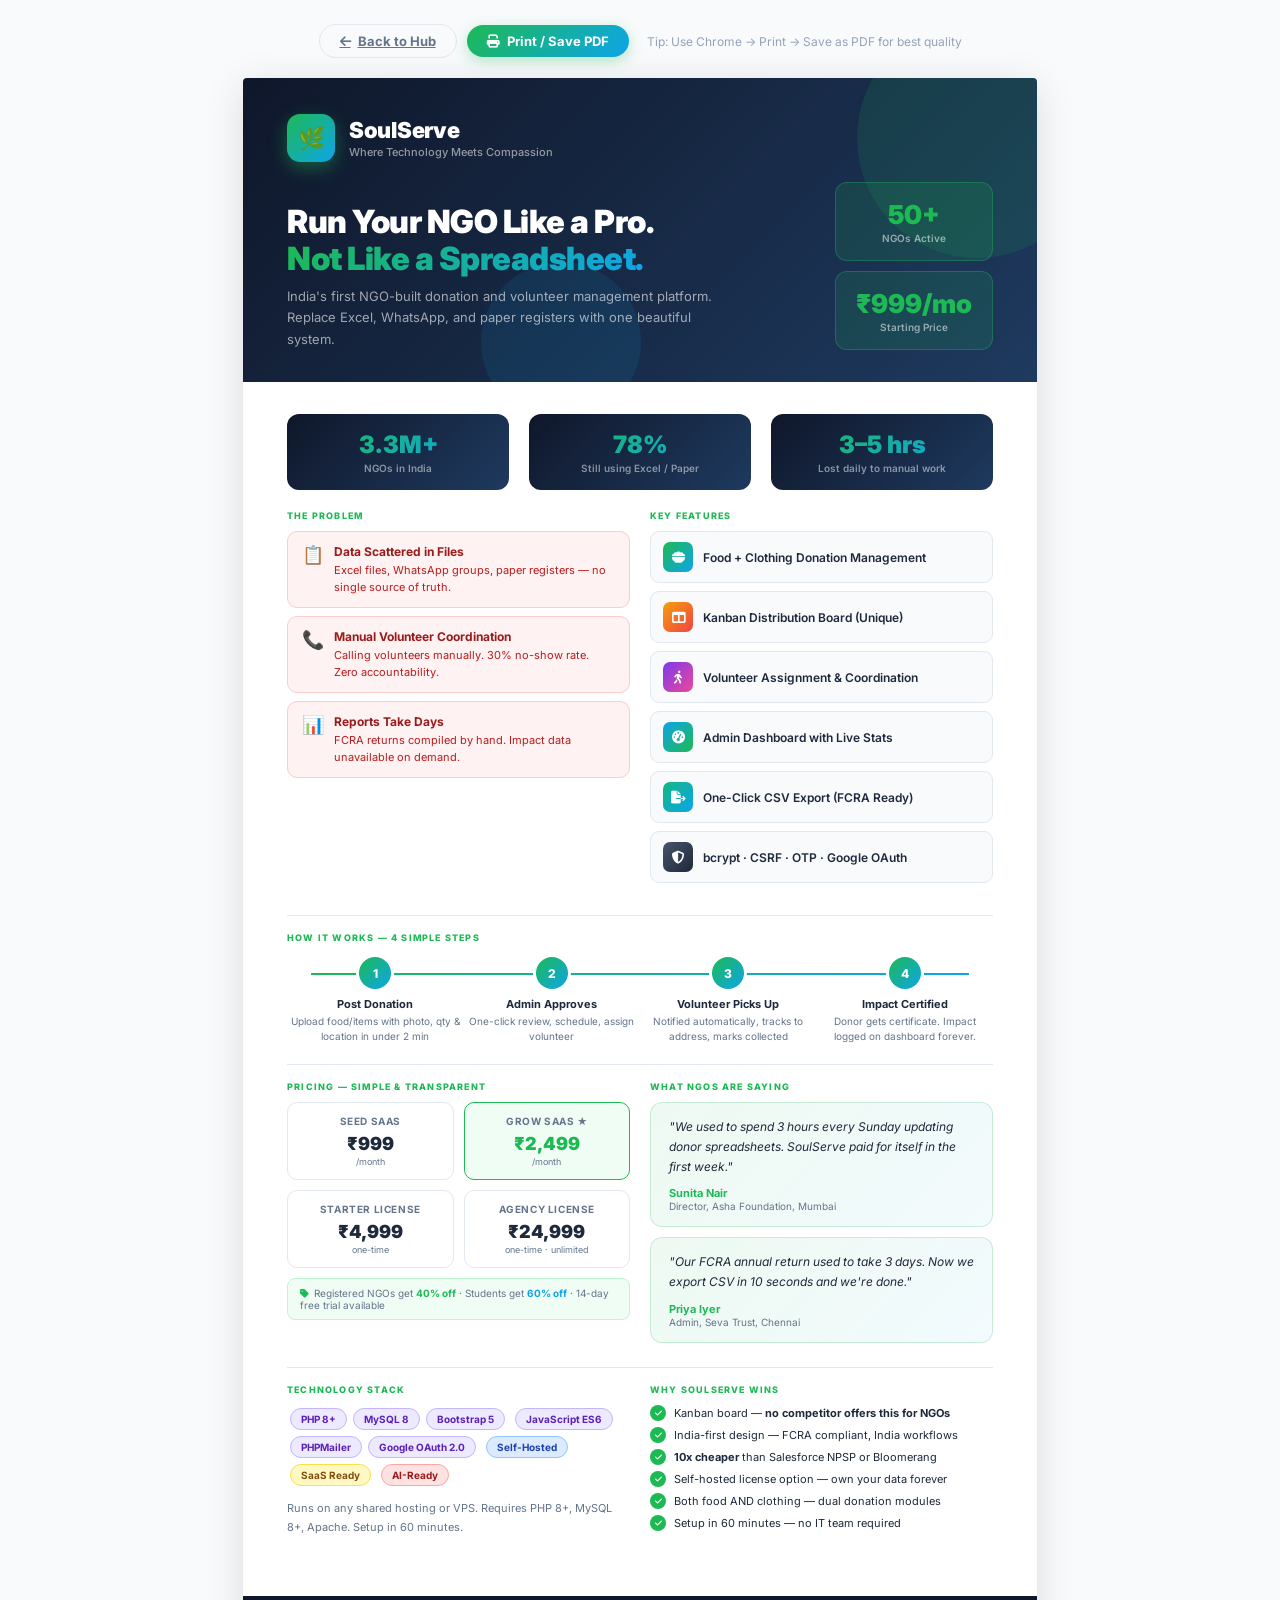
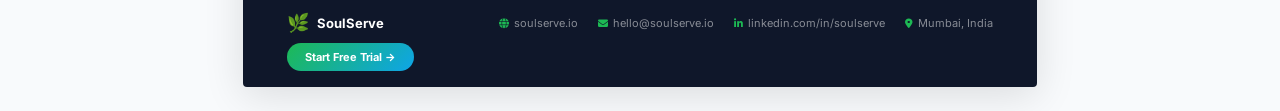
<file: business/one_pager.html>
<!DOCTYPE html>
<html lang="en">
<head>
<meta charset="UTF-8">
<meta name="viewport" content="width=device-width,initial-scale=1">
<title>SoulServe – Product One-Pager</title>
<link href="https://fonts.googleapis.com/css2?family=Inter:wght@400;500;600;700;800;900&display=swap" rel="stylesheet">
<link href="https://cdnjs.cloudflare.com/ajax/libs/font-awesome/6.5.0/css/all.min.css" rel="stylesheet">
<style>
:root{--g:#1DB954;--b:#1A3C6B;--o:#F47C3C;--dark:#0f172a;--text:#1e293b;--muted:#64748b;--border:#e2e8f0;}
*{margin:0;padding:0;box-sizing:border-box}
body{font-family:'Inter',sans-serif;background:#f8fafc;color:var(--text);min-height:100vh;display:flex;flex-direction:column;align-items:center;justify-content:flex-start;padding:24px}
.toolbar{display:flex;gap:10px;margin-bottom:20px;align-items:center}
.tb-btn{padding:8px 20px;border-radius:50px;border:none;cursor:pointer;font-size:13px;font-weight:700;font-family:inherit;display:flex;align-items:center;gap:7px;transition:.2s}
.tb-print{background:linear-gradient(135deg,var(--g),#0ea5e9);color:#fff;box-shadow:0 4px 14px rgba(29,185,84,.3)}
.tb-print:hover{transform:translateY(-1px)}
.tb-back{background:transparent;border:1.5px solid var(--border);color:var(--muted)}
.tb-back:hover{border-color:var(--g);color:var(--g)}
/* A4 PAGE */
.page{width:794px;min-height:1123px;background:#fff;box-shadow:0 8px 40px rgba(0,0,0,.12);border-radius:4px;overflow:hidden;position:relative}
/* Header strip */
.page-header{background:linear-gradient(135deg,var(--dark),#1e3a5f);padding:36px 44px 32px;color:#fff;position:relative;overflow:hidden}
.page-header::before{content:'';position:absolute;top:-60px;right:-60px;width:240px;height:240px;border-radius:50%;background:rgba(29,185,84,.12)}
.page-header::after{content:'';position:absolute;bottom:-40px;left:30%;width:160px;height:160px;border-radius:50%;background:rgba(14,165,233,.1)}
.logo-row{display:flex;align-items:center;gap:14px;margin-bottom:20px;position:relative;z-index:1}
.logo-icon{width:48px;height:48px;border-radius:13px;background:linear-gradient(135deg,var(--g),#0ea5e9);display:flex;align-items:center;justify-content:center;font-size:22px;box-shadow:0 6px 18px rgba(29,185,84,.4)}
.logo-name{font-size:22px;font-weight:900;letter-spacing:-.3px}
.logo-tagline{font-size:11px;color:rgba(255,255,255,.55);font-weight:500;margin-top:2px}
.header-body{position:relative;z-index:1;display:grid;grid-template-columns:1fr auto;gap:20px;align-items:end}
.header-title{font-size:32px;font-weight:900;line-height:1.15;letter-spacing:-.5px}
.header-title span{background:linear-gradient(135deg,var(--g),#0ea5e9);-webkit-background-clip:text;-webkit-text-fill-color:transparent}
.header-sub{font-size:13px;color:rgba(255,255,255,.6);margin-top:8px;line-height:1.65;max-width:440px}
.header-badge{background:rgba(29,185,84,.15);border:1px solid rgba(29,185,84,.35);border-radius:12px;padding:16px 20px;text-align:center;white-space:nowrap}
.header-badge-num{font-size:26px;font-weight:900;color:var(--g)}
.header-badge-lbl{font-size:10px;color:rgba(255,255,255,.55);font-weight:600;margin-top:2px}
/* Body */
.page-body{padding:32px 44px 36px}
.row{display:grid;gap:20px;margin-bottom:24px}
.row-3{grid-template-columns:1fr 1fr 1fr}
.row-2{grid-template-columns:1fr 1fr}
.section-label{font-size:9px;font-weight:800;text-transform:uppercase;letter-spacing:1.2px;color:var(--g);margin-bottom:10px}
/* Problem */
.problem-item{background:#fef2f2;border:1px solid #fecaca;border-radius:10px;padding:12px 14px;display:flex;gap:10px;align-items:flex-start}
.problem-icon{font-size:18px;flex-shrink:0;line-height:1.2}
.problem-title{font-size:12px;font-weight:700;color:#991b1b;margin-bottom:3px}
.problem-desc{font-size:11px;color:#b91c1c;line-height:1.5}
/* Features */
.feat-item{display:flex;align-items:center;gap:10px;padding:10px 12px;background:#f8fafc;border:1px solid var(--border);border-radius:9px;margin-bottom:8px}
.feat-icon{width:30px;height:30px;border-radius:7px;display:flex;align-items:center;justify-content:center;font-size:13px;flex-shrink:0;color:#fff}
.feat-text{font-size:12px;font-weight:600;color:var(--text)}
/* Stats */
.stat-card{background:linear-gradient(135deg,var(--dark),#1e3a5f);border-radius:12px;padding:16px;text-align:center;color:#fff}
.stat-num{font-size:24px;font-weight:900;background:linear-gradient(135deg,var(--g),#0ea5e9);-webkit-background-clip:text;-webkit-text-fill-color:transparent}
.stat-lbl{font-size:10px;color:rgba(255,255,255,.5);font-weight:600;margin-top:3px}
/* Pricing strip */
.pricing-strip{background:#f8fafc;border:1px solid var(--border);border-radius:12px;padding:14px 18px;margin-bottom:20px}
.pricing-row{display:grid;grid-template-columns:repeat(4,1fr);gap:12px}
.price-cell{text-align:center;padding:12px 8px;border-radius:10px;border:1px solid var(--border);background:#fff}
.price-cell.pop{border-color:var(--g);background:#f0fdf4}
.price-name{font-size:10px;font-weight:700;text-transform:uppercase;letter-spacing:.6px;color:var(--muted);margin-bottom:6px}
.price-amount{font-size:18px;font-weight:900;color:var(--text)}
.price-cell.pop .price-amount{color:var(--g)}
.price-period{font-size:9px;color:var(--muted);margin-top:2px}
/* How it works */
.step-row{display:flex;gap:0;position:relative;margin-bottom:20px}
.step-row::before{content:'';position:absolute;top:16px;left:24px;right:24px;height:2px;background:linear-gradient(135deg,var(--g),#0ea5e9);z-index:0}
.step-item{flex:1;text-align:center;position:relative;z-index:1}
.step-num{width:32px;height:32px;border-radius:50%;background:linear-gradient(135deg,var(--g),#0ea5e9);display:flex;align-items:center;justify-content:center;font-size:12px;font-weight:800;color:#fff;margin:0 auto 8px;box-shadow:0 0 0 3px #fff}
.step-title{font-size:11px;font-weight:700;margin-bottom:3px}
.step-desc{font-size:10px;color:var(--muted);line-height:1.5}
/* Tech */
.tech-pill{display:inline-block;padding:4px 10px;border-radius:20px;font-size:10px;font-weight:700;background:#ede9fe;color:#5b21b6;border:1px solid #c4b5fd;margin:3px}
/* Testimonial */
.testi-box{background:linear-gradient(135deg,rgba(29,185,84,.08),rgba(14,165,233,.05));border:1px solid rgba(29,185,84,.2);border-radius:12px;padding:14px 18px}
.testi-quote{font-size:12px;color:var(--text);line-height:1.65;font-style:italic;margin-bottom:10px}
.testi-author{font-size:11px;font-weight:700;color:var(--g)}
.testi-role{font-size:10px;color:var(--muted)}
/* Footer strip */
.page-footer{background:var(--dark);padding:16px 44px;display:flex;align-items:center;justify-content:space-between;flex-wrap:wrap;gap:10px}
.footer-brand{color:#fff;font-size:13px;font-weight:700;display:flex;align-items:center;gap:8px}
.footer-contact{display:flex;gap:20px;flex-wrap:wrap}
.footer-item{font-size:11px;color:rgba(255,255,255,.5);display:flex;align-items:center;gap:5px}
.footer-item i{color:var(--g);font-size:10px}
.footer-cta{background:linear-gradient(135deg,var(--g),#0ea5e9);color:#fff;padding:7px 18px;border-radius:20px;font-size:11px;font-weight:700;text-decoration:none}
/* divider */
.divider-line{height:1px;background:var(--border);margin:16px 0}
@media print{body{background:#fff;padding:0}.toolbar{display:none!important}.page{box-shadow:none;border-radius:0;width:100%}}
</style>
</head>
<body>
<div class="toolbar">
  <a href="index.html" class="tb-btn tb-back"><i class="fas fa-arrow-left"></i> Back to Hub</a>
  <button class="tb-btn tb-print" onclick="window.print()"><i class="fas fa-print"></i> Print / Save PDF</button>
  <span style="font-size:12px;color:#94a3b8;margin-left:8px">Tip: Use Chrome → Print → Save as PDF for best quality</span>
</div>

<div class="page">
  <!-- HEADER -->
  <div class="page-header">
    <div class="logo-row">
      <div class="logo-icon">🌿</div>
      <div><div class="logo-name">SoulServe</div><div class="logo-tagline">Where Technology Meets Compassion</div></div>
    </div>
    <div class="header-body">
      <div>
        <div class="header-title">Run Your NGO Like a Pro.<br><span>Not Like a Spreadsheet.</span></div>
        <div class="header-sub">India's first NGO-built donation and volunteer management platform. Replace Excel, WhatsApp, and paper registers with one beautiful system.</div>
      </div>
      <div>
        <div class="header-badge"><div class="header-badge-num">50+</div><div class="header-badge-lbl">NGOs Active</div></div>
        <div class="header-badge" style="margin-top:10px"><div class="header-badge-num">₹999/mo</div><div class="header-badge-lbl">Starting Price</div></div>
      </div>
    </div>
  </div>

  <div class="page-body">
    <!-- STATS ROW -->
    <div class="row row-3" style="margin-bottom:20px">
      <div class="stat-card"><div class="stat-num">3.3M+</div><div class="stat-lbl">NGOs in India</div></div>
      <div class="stat-card"><div class="stat-num">78%</div><div class="stat-lbl">Still using Excel / Paper</div></div>
      <div class="stat-card"><div class="stat-num">3–5 hrs</div><div class="stat-lbl">Lost daily to manual work</div></div>
    </div>

    <!-- PROBLEM + SOLUTION -->
    <div class="row row-2">
      <div>
        <div class="section-label">The Problem</div>
        <div class="problem-item" style="margin-bottom:8px"><div class="problem-icon">📋</div><div><div class="problem-title">Data Scattered in Files</div><div class="problem-desc">Excel files, WhatsApp groups, paper registers — no single source of truth.</div></div></div>
        <div class="problem-item" style="margin-bottom:8px"><div class="problem-icon">📞</div><div><div class="problem-title">Manual Volunteer Coordination</div><div class="problem-desc">Calling volunteers manually. 30% no-show rate. Zero accountability.</div></div></div>
        <div class="problem-item"><div class="problem-icon">📊</div><div><div class="problem-title">Reports Take Days</div><div class="problem-desc">FCRA returns compiled by hand. Impact data unavailable on demand.</div></div></div>
      </div>
      <div>
        <div class="section-label">Key Features</div>
        <div class="feat-item"><div class="feat-icon" style="background:linear-gradient(135deg,#1DB954,#0ea5e9)"><i class="fas fa-bowl-food"></i></div><div class="feat-text">Food + Clothing Donation Management</div></div>
        <div class="feat-item"><div class="feat-icon" style="background:linear-gradient(135deg,#f59e0b,#ef4444)"><i class="fas fa-columns"></i></div><div class="feat-text">Kanban Distribution Board (Unique)</div></div>
        <div class="feat-item"><div class="feat-icon" style="background:linear-gradient(135deg,#7c3aed,#ec4899)"><i class="fas fa-person-walking"></i></div><div class="feat-text">Volunteer Assignment & Coordination</div></div>
        <div class="feat-item"><div class="feat-icon" style="background:linear-gradient(135deg,#0ea5e9,#1DB954)"><i class="fas fa-gauge-high"></i></div><div class="feat-text">Admin Dashboard with Live Stats</div></div>
        <div class="feat-item"><div class="feat-icon" style="background:linear-gradient(135deg,#10b981,#0ea5e9)"><i class="fas fa-file-export"></i></div><div class="feat-text">One-Click CSV Export (FCRA Ready)</div></div>
        <div class="feat-item"><div class="feat-icon" style="background:linear-gradient(135deg,#475569,#1e293b)"><i class="fas fa-shield-halved"></i></div><div class="feat-text">bcrypt · CSRF · OTP · Google OAuth</div></div>
      </div>
    </div>

    <div class="divider-line"></div>

    <!-- HOW IT WORKS -->
    <div class="section-label" style="margin-bottom:14px">How It Works — 4 Simple Steps</div>
    <div class="step-row">
      <div class="step-item"><div class="step-num">1</div><div class="step-title">Post Donation</div><div class="step-desc">Upload food/items with photo, qty & location in under 2 min</div></div>
      <div class="step-item"><div class="step-num">2</div><div class="step-title">Admin Approves</div><div class="step-desc">One-click review, schedule, assign volunteer</div></div>
      <div class="step-item"><div class="step-num">3</div><div class="step-title">Volunteer Picks Up</div><div class="step-desc">Notified automatically, tracks to address, marks collected</div></div>
      <div class="step-item"><div class="step-num">4</div><div class="step-title">Impact Certified</div><div class="step-desc">Donor gets certificate. Impact logged on dashboard forever.</div></div>
    </div>

    <div class="divider-line"></div>

    <!-- PRICING + TESTIMONIAL -->
    <div class="row row-2">
      <div>
        <div class="section-label">Pricing — Simple &amp; Transparent</div>
        <div class="pricing-row" style="display:grid;grid-template-columns:repeat(2,1fr);gap:10px">
          <div class="price-cell"><div class="price-name">Seed SaaS</div><div class="price-amount">₹999</div><div class="price-period">/month</div></div>
          <div class="price-cell pop"><div class="price-name">Grow SaaS ★</div><div class="price-amount">₹2,499</div><div class="price-period">/month</div></div>
          <div class="price-cell"><div class="price-name">Starter License</div><div class="price-amount">₹4,999</div><div class="price-period">one-time</div></div>
          <div class="price-cell"><div class="price-name">Agency License</div><div class="price-amount">₹24,999</div><div class="price-period">one-time · unlimited</div></div>
        </div>
        <div style="margin-top:10px;font-size:10px;color:var(--muted);background:#f0fdf4;border:1px solid #bbf7d0;border-radius:8px;padding:8px 12px"><i class="fas fa-tag" style="color:var(--g);margin-right:5px"></i>Registered NGOs get <strong style="color:var(--g)">40% off</strong> · Students get <strong style="color:#0ea5e9">60% off</strong> · 14-day free trial available</div>
      </div>
      <div>
        <div class="section-label">What NGOs Are Saying</div>
        <div class="testi-box" style="margin-bottom:10px">
          <div class="testi-quote">"We used to spend 3 hours every Sunday updating donor spreadsheets. SoulServe paid for itself in the first week."</div>
          <div class="testi-author">Sunita Nair</div><div class="testi-role">Director, Asha Foundation, Mumbai</div>
        </div>
        <div class="testi-box">
          <div class="testi-quote">"Our FCRA annual return used to take 3 days. Now we export CSV in 10 seconds and we're done."</div>
          <div class="testi-author">Priya Iyer</div><div class="testi-role">Admin, Seva Trust, Chennai</div>
        </div>
      </div>
    </div>

    <div class="divider-line"></div>

    <!-- TECH + COMPARE ROW -->
    <div class="row row-2">
      <div>
        <div class="section-label">Technology Stack</div>
        <div style="margin-bottom:10px">
          <span class="tech-pill">PHP 8+</span><span class="tech-pill">MySQL 8</span><span class="tech-pill">Bootstrap 5</span>
          <span class="tech-pill">JavaScript ES6</span><span class="tech-pill">PHPMailer</span><span class="tech-pill">Google OAuth 2.0</span>
          <span class="tech-pill" style="background:#dbeafe;color:#1e40af;border-color:#93c5fd">Self-Hosted</span>
          <span class="tech-pill" style="background:#fef9c3;color:#854d0e;border-color:#fde047">SaaS Ready</span>
          <span class="tech-pill" style="background:#fee2e2;color:#991b1b;border-color:#fca5a5">AI-Ready</span>
        </div>
        <div style="font-size:11px;color:var(--muted);line-height:1.7">Runs on any shared hosting or VPS. Requires PHP 8+, MySQL 8+, Apache. Setup in 60 minutes.</div>
      </div>
      <div>
        <div class="section-label">Why SoulServe Wins</div>
        <div style="display:flex;flex-direction:column;gap:6px">
          <div style="display:flex;align-items:center;gap:8px;font-size:11px"><span style="width:16px;height:16px;border-radius:50%;background:var(--g);display:flex;align-items:center;justify-content:center;color:#fff;font-size:8px;flex-shrink:0"><i class="fas fa-check"></i></span><span>Kanban board — <strong>no competitor offers this for NGOs</strong></span></div>
          <div style="display:flex;align-items:center;gap:8px;font-size:11px"><span style="width:16px;height:16px;border-radius:50%;background:var(--g);display:flex;align-items:center;justify-content:center;color:#fff;font-size:8px;flex-shrink:0"><i class="fas fa-check"></i></span><span>India-first design — FCRA compliant, India workflows</span></div>
          <div style="display:flex;align-items:center;gap:8px;font-size:11px"><span style="width:16px;height:16px;border-radius:50%;background:var(--g);display:flex;align-items:center;justify-content:center;color:#fff;font-size:8px;flex-shrink:0"><i class="fas fa-check"></i></span><span><strong>10x cheaper</strong> than Salesforce NPSP or Bloomerang</span></div>
          <div style="display:flex;align-items:center;gap:8px;font-size:11px"><span style="width:16px;height:16px;border-radius:50%;background:var(--g);display:flex;align-items:center;justify-content:center;color:#fff;font-size:8px;flex-shrink:0"><i class="fas fa-check"></i></span><span>Self-hosted license option — own your data forever</span></div>
          <div style="display:flex;align-items:center;gap:8px;font-size:11px"><span style="width:16px;height:16px;border-radius:50%;background:var(--g);display:flex;align-items:center;justify-content:center;color:#fff;font-size:8px;flex-shrink:0"><i class="fas fa-check"></i></span><span>Both food AND clothing — dual donation modules</span></div>
          <div style="display:flex;align-items:center;gap:8px;font-size:11px"><span style="width:16px;height:16px;border-radius:50%;background:var(--g);display:flex;align-items:center;justify-content:center;color:#fff;font-size:8px;flex-shrink:0"><i class="fas fa-check"></i></span><span>Setup in 60 minutes — no IT team required</span></div>
        </div>
      </div>
    </div>
  </div>

  <!-- FOOTER -->
  <div class="page-footer">
    <div class="footer-brand"><span style="font-size:18px">🌿</span> SoulServe</div>
    <div class="footer-contact">
      <div class="footer-item"><i class="fas fa-globe"></i> soulserve.io</div>
      <div class="footer-item"><i class="fas fa-envelope"></i> hello@soulserve.io</div>
      <div class="footer-item"><i class="fab fa-linkedin-in"></i> linkedin.com/in/soulserve</div>
      <div class="footer-item"><i class="fas fa-map-marker-alt"></i> Mumbai, India</div>
    </div>
    <a href="#" class="footer-cta">Start Free Trial →</a>
  </div>
</div>
</body></html>
</file>
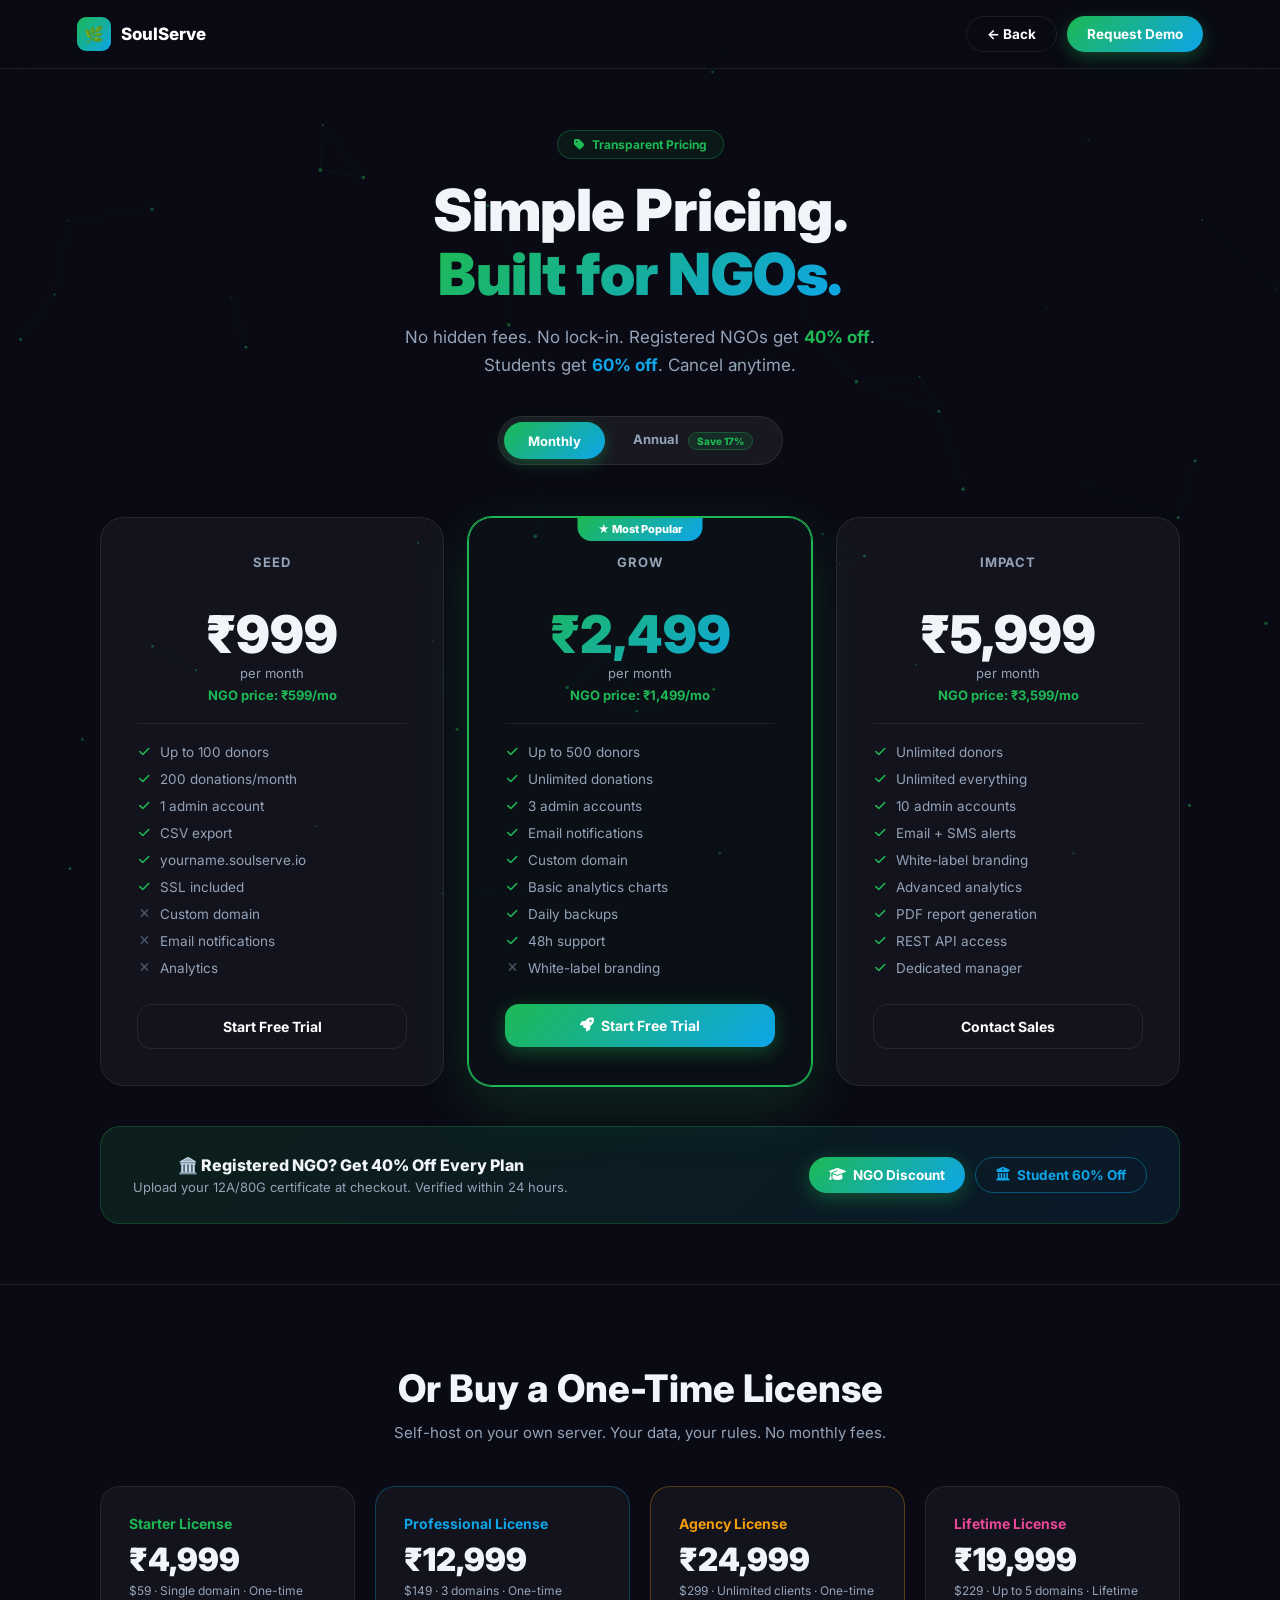
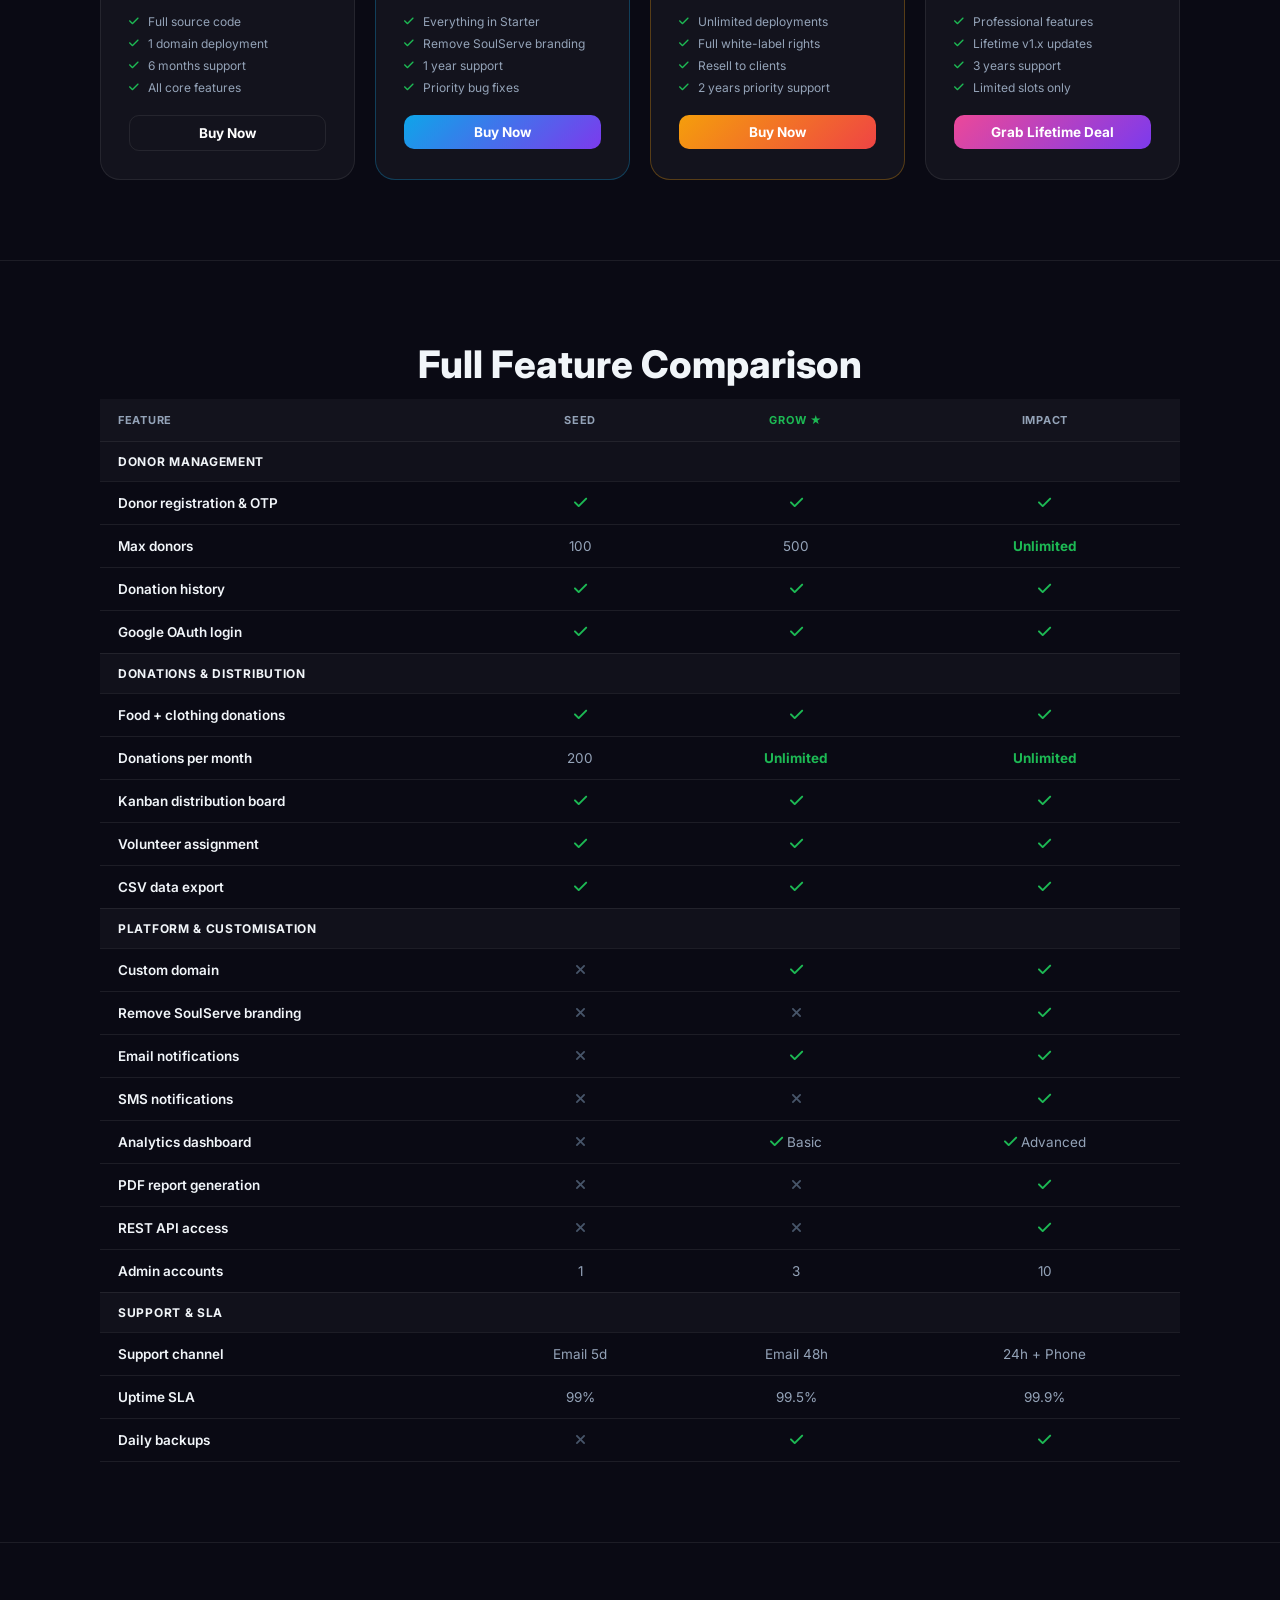
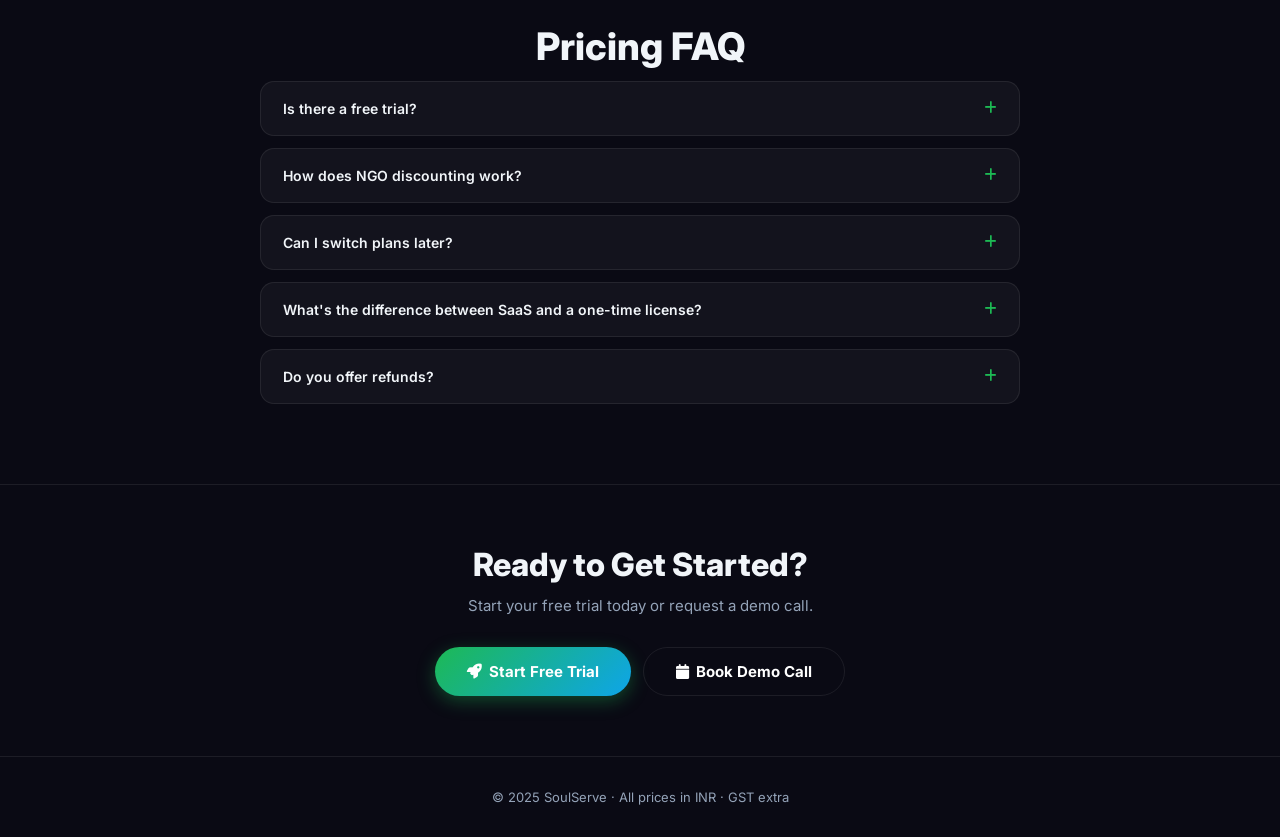
<file: business/pricing_page.html>
<!DOCTYPE html>
<html lang="en">
<head>
<meta charset="UTF-8">
<meta name="viewport" content="width=device-width,initial-scale=1">
<title>Pricing – SoulServe NGO Management Platform</title>
<link href="https://fonts.googleapis.com/css2?family=Inter:wght@400;500;600;700;800;900&display=swap" rel="stylesheet">
<link href="https://cdnjs.cloudflare.com/ajax/libs/font-awesome/6.5.0/css/all.min.css" rel="stylesheet">
<style>
:root{--g:#1DB954;--b:#1A3C6B;--o:#F47C3C;--dark:#0a0a14;--card:rgba(255,255,255,.04);--border:rgba(255,255,255,.08);--text:#f1f5f9;--muted:#94a3b8;}
*{margin:0;padding:0;box-sizing:border-box}
html{scroll-behavior:smooth}
body{font-family:'Inter',sans-serif;background:var(--dark);color:var(--text);overflow-x:hidden;min-height:100vh}
canvas{position:fixed;inset:0;z-index:0;pointer-events:none}
.z1{position:relative;z-index:1}
/* NAV */
nav{position:fixed;top:0;left:0;right:0;z-index:100;padding:16px 6%;display:flex;align-items:center;justify-content:space-between;background:rgba(10,10,20,.8);backdrop-filter:blur(18px);border-bottom:1px solid var(--border)}
.nav-brand{display:flex;align-items:center;gap:10px;font-size:17px;font-weight:800;color:#fff;text-decoration:none}
.nav-brand-icon{width:34px;height:34px;background:linear-gradient(135deg,var(--g),#0ea5e9);border-radius:9px;display:flex;align-items:center;justify-content:center;font-size:16px}
.btn{display:inline-flex;align-items:center;gap:7px;padding:9px 20px;border-radius:50px;font-size:13.5px;font-weight:700;text-decoration:none;cursor:pointer;border:none;transition:.25s;font-family:inherit}
.btn-primary{background:linear-gradient(135deg,var(--g),#0ea5e9);color:#fff;box-shadow:0 5px 18px rgba(29,185,84,.35)}
.btn-primary:hover{transform:translateY(-2px);box-shadow:0 10px 28px rgba(29,185,84,.5)}
.btn-outline{background:transparent;color:#fff;border:1.5px solid var(--border)}
.btn-outline:hover{border-color:var(--g);color:var(--g)}
.btn-danger{background:linear-gradient(135deg,#ef4444,#f97316);color:#fff}
/* HERO */
.hero{padding:130px 6% 60px;text-align:center}
.badge{display:inline-flex;align-items:center;gap:7px;padding:6px 16px;border-radius:50px;font-size:12px;font-weight:700;margin-bottom:20px;border:1px solid}
h1{font-size:clamp(32px,5vw,58px);font-weight:900;line-height:1.1;margin-bottom:16px;letter-spacing:-.5px}
.grad{background:linear-gradient(135deg,var(--g),#0ea5e9);-webkit-background-clip:text;-webkit-text-fill-color:transparent}
.sub{font-size:17px;color:var(--muted);max-width:540px;margin:0 auto 36px;line-height:1.7}
/* Toggle */
.billing-toggle{display:inline-flex;background:rgba(255,255,255,.06);border:1px solid var(--border);border-radius:50px;padding:5px;gap:4px;margin-bottom:52px}
.toggle-btn{padding:9px 24px;border-radius:50px;font-size:13px;font-weight:700;cursor:pointer;border:none;background:transparent;color:var(--muted);transition:.25s;font-family:inherit}
.toggle-btn.active{background:linear-gradient(135deg,var(--g),#0ea5e9);color:#fff;box-shadow:0 4px 14px rgba(29,185,84,.35)}
.save-pill{display:inline-block;background:rgba(29,185,84,.12);border:1px solid rgba(29,185,84,.3);color:var(--g);font-size:10px;font-weight:800;padding:2px 8px;border-radius:20px;margin-left:6px;vertical-align:middle}
/* Pricing grid */
.pricing-grid{display:grid;grid-template-columns:repeat(auto-fit,minmax(270px,1fr));gap:24px;max-width:1080px;margin:0 auto}
.price-card{background:rgba(255,255,255,.04);border:1px solid var(--border);border-radius:24px;padding:36px;transition:.35s;position:relative;overflow:hidden}
.price-card:hover{transform:translateY(-6px);box-shadow:0 24px 60px rgba(0,0,0,.35)}
.price-card.popular{border-color:var(--g);box-shadow:0 0 0 1px var(--g),0 20px 60px rgba(29,185,84,.18);background:rgba(29,185,84,.04)}
.popular-badge{position:absolute;top:-1px;left:50%;transform:translateX(-50%);background:linear-gradient(135deg,var(--g),#0ea5e9);color:#fff;font-size:11px;font-weight:800;padding:5px 20px;border-radius:0 0 14px 14px;white-space:nowrap}
.price-name{font-size:13px;font-weight:700;color:var(--muted);text-transform:uppercase;letter-spacing:.9px;margin-bottom:18px}
.price-amount{font-size:52px;font-weight:900;line-height:1;transition:.3s}
.price-amount.grad{font-size:52px;font-weight:900}
.price-period{font-size:13px;color:var(--muted);margin-top:4px;margin-bottom:6px}
.original-price{font-size:14px;color:#475569;text-decoration:line-through;margin-bottom:4px}
.ngo-price{font-size:13px;color:var(--g);font-weight:700;margin-bottom:20px}
hr.divider{border:none;border-top:1px solid var(--border);margin:20px 0}
.feat-list{list-style:none;display:flex;flex-direction:column;gap:11px;margin-bottom:28px}
.feat-list li{font-size:13.5px;color:var(--muted);display:flex;align-items:center;gap:9px}
.feat-list li i.yes{color:var(--g);font-size:12px;width:14px;flex-shrink:0}
.feat-list li i.no{color:#475569;font-size:12px;width:14px;flex-shrink:0}
.btn-full{width:100%;justify-content:center;padding:13px;font-size:14px;border-radius:14px}
/* Discount banner */
.discount-banner{background:linear-gradient(135deg,rgba(29,185,84,.12),rgba(14,165,233,.1));border:1px solid rgba(29,185,84,.25);border-radius:20px;padding:28px 32px;display:flex;align-items:center;justify-content:space-between;flex-wrap:wrap;gap:20px;max-width:1080px;margin:40px auto 0}
/* One-time license */
.license-grid{display:grid;grid-template-columns:repeat(auto-fit,minmax(220px,1fr));gap:20px;max-width:1080px;margin:0 auto}
.lic-card{background:var(--card);border:1px solid var(--border);border-radius:20px;padding:28px;transition:.3s}
.lic-card:hover{transform:translateY(-4px);border-color:rgba(29,185,84,.3)}
.lic-name{font-size:14px;font-weight:700;margin-bottom:8px}
.lic-price{font-size:32px;font-weight:900;margin-bottom:4px}
.lic-sub{font-size:12px;color:var(--muted);margin-bottom:16px}
.lic-feat{display:flex;flex-direction:column;gap:7px;margin-bottom:20px}
.lic-feat div{font-size:12px;color:var(--muted);display:flex;align-items:center;gap:7px}
.lic-feat i{color:var(--g);font-size:11px;width:12px}
/* Feature table */
.feat-table{width:100%;border-collapse:collapse;font-size:13.5px;max-width:1080px;margin:0 auto}
.feat-table th{padding:14px 18px;background:rgba(255,255,255,.04);font-size:11px;font-weight:700;text-transform:uppercase;letter-spacing:.7px;color:var(--muted);border-bottom:1px solid var(--border);text-align:center}
.feat-table th:first-child{text-align:left}
.feat-table td{padding:13px 18px;border-bottom:1px solid var(--border);text-align:center;color:var(--muted)}
.feat-table td:first-child{text-align:left;font-weight:600;color:var(--text)}
.feat-table tr:hover td{background:rgba(255,255,255,.02)}
.tick{color:var(--g);font-size:15px}
.cross{color:#475569;font-size:15px}
/* Section */
.section{padding:80px 6%;position:relative;z-index:1}
.section-title{font-size:clamp(24px,3vw,38px);font-weight:800;margin-bottom:12px;text-align:center}
.section-sub{font-size:15px;color:var(--muted);text-align:center;margin-bottom:44px;max-width:520px;margin-left:auto;margin-right:auto}
/* FAQ */
.faq-list{max-width:760px;margin:0 auto;display:flex;flex-direction:column;gap:12px}
.faq-item{background:var(--card);border:1px solid var(--border);border-radius:14px;overflow:hidden}
.faq-q{padding:18px 22px;font-size:14px;font-weight:600;cursor:pointer;display:flex;justify-content:space-between;align-items:center;transition:.2s}
.faq-q:hover{background:rgba(255,255,255,.04)}
.faq-q i{transition:.3s;color:var(--g);flex-shrink:0}
.faq-a{padding:0 22px;max-height:0;overflow:hidden;transition:all .35s;font-size:13.5px;color:var(--muted);line-height:1.75}
.faq-item.open .faq-a{max-height:180px;padding:0 22px 18px}
.faq-item.open .faq-q i{transform:rotate(45deg)}
@keyframes fadeUp{from{opacity:0;transform:translateY(20px)}to{opacity:1;transform:none}}
[data-r]{opacity:0;transform:translateY(20px);transition:opacity .55s,transform .55s}
[data-r].in{opacity:1;transform:none}
footer{text-align:center;padding:32px 24px;border-top:1px solid var(--border);font-size:13px;color:var(--muted)}
@media(max-width:680px){.discount-banner{flex-direction:column;text-align:center}}
</style>
</head>
<body>
<canvas id="c"></canvas>
<!-- NAV -->
<nav>
  <a href="index.html" class="nav-brand"><div class="nav-brand-icon">🌿</div>SoulServe</a>
  <div style="display:flex;gap:10px">
    <a href="landing_page.html" class="btn btn-outline">← Back</a>
    <a href="client_proposal.html" class="btn btn-primary">Request Demo</a>
  </div>
</nav>

<!-- HERO -->
<div class="hero z1">
  <div class="badge" style="color:var(--g);border-color:rgba(29,185,84,.3);background:rgba(29,185,84,.08)"><i class="fas fa-tag"></i> Transparent Pricing</div>
  <h1>Simple Pricing.<br><span class="grad">Built for NGOs.</span></h1>
  <p class="sub">No hidden fees. No lock-in. Registered NGOs get <strong style="color:var(--g)">40% off</strong>. Students get <strong style="color:#0ea5e9">60% off</strong>. Cancel anytime.</p>
  <!-- Billing toggle -->
  <div class="billing-toggle" id="billingToggle">
    <button class="toggle-btn active" id="btnMonthly" onclick="setBilling('monthly')">Monthly</button>
    <button class="toggle-btn" id="btnAnnual" onclick="setBilling('annual')">Annual <span class="save-pill">Save 17%</span></button>
  </div>
  <!-- Pricing Cards -->
  <div class="pricing-grid">
    <div class="price-card" data-r>
      <div class="price-name">Seed</div>
      <div class="original-price" id="seed-orig" style="visibility:hidden">₹11,988/yr</div>
      <div class="price-amount" id="seed-price">₹999</div>
      <div class="price-period" id="seed-period">per month</div>
      <div class="ngo-price">NGO price: <span id="seed-ngo">₹599/mo</span></div>
      <hr class="divider">
      <ul class="feat-list">
        <li><i class="fas fa-check yes"></i>Up to 100 donors</li>
        <li><i class="fas fa-check yes"></i>200 donations/month</li>
        <li><i class="fas fa-check yes"></i>1 admin account</li>
        <li><i class="fas fa-check yes"></i>CSV export</li>
        <li><i class="fas fa-check yes"></i>yourname.soulserve.io</li>
        <li><i class="fas fa-check yes"></i>SSL included</li>
        <li><i class="fas fa-times no"></i>Custom domain</li>
        <li><i class="fas fa-times no"></i>Email notifications</li>
        <li><i class="fas fa-times no"></i>Analytics</li>
      </ul>
      <a href="#contact" class="btn btn-outline btn-full">Start Free Trial</a>
    </div>
    <div class="price-card popular" data-r>
      <span class="popular-badge">★ Most Popular</span>
      <div class="price-name">Grow</div>
      <div class="original-price" id="grow-orig" style="visibility:hidden">₹29,988/yr</div>
      <div class="price-amount grad" id="grow-price">₹2,499</div>
      <div class="price-period" id="grow-period">per month</div>
      <div class="ngo-price">NGO price: <span id="grow-ngo">₹1,499/mo</span></div>
      <hr class="divider">
      <ul class="feat-list">
        <li><i class="fas fa-check yes"></i>Up to 500 donors</li>
        <li><i class="fas fa-check yes"></i>Unlimited donations</li>
        <li><i class="fas fa-check yes"></i>3 admin accounts</li>
        <li><i class="fas fa-check yes"></i>Email notifications</li>
        <li><i class="fas fa-check yes"></i>Custom domain</li>
        <li><i class="fas fa-check yes"></i>Basic analytics charts</li>
        <li><i class="fas fa-check yes"></i>Daily backups</li>
        <li><i class="fas fa-check yes"></i>48h support</li>
        <li><i class="fas fa-times no"></i>White-label branding</li>
      </ul>
      <a href="#contact" class="btn btn-primary btn-full"><i class="fas fa-rocket"></i>Start Free Trial</a>
    </div>
    <div class="price-card" data-r>
      <div class="price-name">Impact</div>
      <div class="original-price" id="impact-orig" style="visibility:hidden">₹71,988/yr</div>
      <div class="price-amount" id="impact-price">₹5,999</div>
      <div class="price-period" id="impact-period">per month</div>
      <div class="ngo-price">NGO price: <span id="impact-ngo">₹3,599/mo</span></div>
      <hr class="divider">
      <ul class="feat-list">
        <li><i class="fas fa-check yes"></i>Unlimited donors</li>
        <li><i class="fas fa-check yes"></i>Unlimited everything</li>
        <li><i class="fas fa-check yes"></i>10 admin accounts</li>
        <li><i class="fas fa-check yes"></i>Email + SMS alerts</li>
        <li><i class="fas fa-check yes"></i>White-label branding</li>
        <li><i class="fas fa-check yes"></i>Advanced analytics</li>
        <li><i class="fas fa-check yes"></i>PDF report generation</li>
        <li><i class="fas fa-check yes"></i>REST API access</li>
        <li><i class="fas fa-check yes"></i>Dedicated manager</li>
      </ul>
      <a href="#contact" class="btn btn-outline btn-full">Contact Sales</a>
    </div>
  </div>
  <!-- Discount banner -->
  <div class="discount-banner" data-r>
    <div>
      <div style="font-size:16px;font-weight:800;margin-bottom:4px">🏛️ Registered NGO? Get 40% Off Every Plan</div>
      <div style="font-size:13px;color:var(--muted)">Upload your 12A/80G certificate at checkout. Verified within 24 hours.</div>
    </div>
    <div style="display:flex;gap:10px;flex-wrap:wrap">
      <a href="#contact" class="btn btn-primary"><i class="fas fa-graduation-cap"></i>NGO Discount</a>
      <a href="#contact" class="btn btn-outline" style="border-color:rgba(14,165,233,.4);color:#0ea5e9"><i class="fas fa-university"></i>Student 60% Off</a>
    </div>
  </div>
</div>

<!-- ONE-TIME LICENSES -->
<section class="section" style="border-top:1px solid var(--border)">
  <h2 class="section-title" data-r>Or Buy a One-Time License</h2>
  <p class="section-sub" data-r>Self-host on your own server. Your data, your rules. No monthly fees.</p>
  <div class="license-grid">
    <div class="lic-card" data-r>
      <div class="lic-name" style="color:var(--g)">Starter License</div>
      <div class="lic-price">₹4,999</div>
      <div class="lic-sub">$59 · Single domain · One-time</div>
      <div class="lic-feat">
        <div><i class="fas fa-check"></i>Full source code</div>
        <div><i class="fas fa-check"></i>1 domain deployment</div>
        <div><i class="fas fa-check"></i>6 months support</div>
        <div><i class="fas fa-check"></i>All core features</div>
      </div>
      <a href="#contact" class="btn btn-outline" style="width:100%;justify-content:center;border-radius:10px">Buy Now</a>
    </div>
    <div class="lic-card" style="border-color:rgba(14,165,233,.3)" data-r>
      <div class="lic-name" style="color:#0ea5e9">Professional License</div>
      <div class="lic-price">₹12,999</div>
      <div class="lic-sub">$149 · 3 domains · One-time</div>
      <div class="lic-feat">
        <div><i class="fas fa-check"></i>Everything in Starter</div>
        <div><i class="fas fa-check"></i>Remove SoulServe branding</div>
        <div><i class="fas fa-check"></i>1 year support</div>
        <div><i class="fas fa-check"></i>Priority bug fixes</div>
      </div>
      <a href="#contact" class="btn" style="width:100%;justify-content:center;border-radius:10px;background:linear-gradient(135deg,#0ea5e9,#7c3aed);color:#fff">Buy Now</a>
    </div>
    <div class="lic-card" style="border-color:rgba(245,158,11,.3)" data-r>
      <div class="lic-name" style="color:#f59e0b">Agency License</div>
      <div class="lic-price">₹24,999</div>
      <div class="lic-sub">$299 · Unlimited clients · One-time</div>
      <div class="lic-feat">
        <div><i class="fas fa-check"></i>Unlimited deployments</div>
        <div><i class="fas fa-check"></i>Full white-label rights</div>
        <div><i class="fas fa-check"></i>Resell to clients</div>
        <div><i class="fas fa-check"></i>2 years priority support</div>
      </div>
      <a href="#contact" class="btn" style="width:100%;justify-content:center;border-radius:10px;background:linear-gradient(135deg,#f59e0b,#ef4444);color:#fff">Buy Now</a>
    </div>
    <div class="lic-card" data-r>
      <div class="lic-name" style="color:#ec4899">Lifetime License</div>
      <div class="lic-price">₹19,999</div>
      <div class="lic-sub">$229 · Up to 5 domains · Lifetime</div>
      <div class="lic-feat">
        <div><i class="fas fa-check"></i>Professional features</div>
        <div><i class="fas fa-check"></i>Lifetime v1.x updates</div>
        <div><i class="fas fa-check"></i>3 years support</div>
        <div><i class="fas fa-check"></i>Limited slots only</div>
      </div>
      <a href="#contact" class="btn" style="width:100%;justify-content:center;border-radius:10px;background:linear-gradient(135deg,#ec4899,#7c3aed);color:#fff">Grab Lifetime Deal</a>
    </div>
  </div>
</section>

<!-- FULL FEATURE TABLE -->
<section class="section" style="border-top:1px solid var(--border)">
  <h2 class="section-title" data-r>Full Feature Comparison</h2>
  <div style="overflow-x:auto">
    <table class="feat-table">
      <thead><tr><th style="text-align:left;width:35%">Feature</th><th>Seed</th><th style="color:var(--g)">Grow ★</th><th>Impact</th></tr></thead>
      <tbody>
        <tr><td colspan="4" style="background:rgba(255,255,255,.03);font-weight:700;color:var(--text);padding:12px 18px;font-size:12px;text-transform:uppercase;letter-spacing:.7px">Donor Management</td></tr>
        <tr><td>Donor registration &amp; OTP</td><td><i class="fas fa-check tick"></i></td><td><i class="fas fa-check tick"></i></td><td><i class="fas fa-check tick"></i></td></tr>
        <tr><td>Max donors</td><td style="color:var(--muted)">100</td><td style="color:var(--muted)">500</td><td style="color:var(--g);font-weight:700">Unlimited</td></tr>
        <tr><td>Donation history</td><td><i class="fas fa-check tick"></i></td><td><i class="fas fa-check tick"></i></td><td><i class="fas fa-check tick"></i></td></tr>
        <tr><td>Google OAuth login</td><td><i class="fas fa-check tick"></i></td><td><i class="fas fa-check tick"></i></td><td><i class="fas fa-check tick"></i></td></tr>
        <tr><td colspan="4" style="background:rgba(255,255,255,.03);font-weight:700;color:var(--text);padding:12px 18px;font-size:12px;text-transform:uppercase;letter-spacing:.7px">Donations &amp; Distribution</td></tr>
        <tr><td>Food + clothing donations</td><td><i class="fas fa-check tick"></i></td><td><i class="fas fa-check tick"></i></td><td><i class="fas fa-check tick"></i></td></tr>
        <tr><td>Donations per month</td><td style="color:var(--muted)">200</td><td style="color:var(--g);font-weight:700">Unlimited</td><td style="color:var(--g);font-weight:700">Unlimited</td></tr>
        <tr><td>Kanban distribution board</td><td><i class="fas fa-check tick"></i></td><td><i class="fas fa-check tick"></i></td><td><i class="fas fa-check tick"></i></td></tr>
        <tr><td>Volunteer assignment</td><td><i class="fas fa-check tick"></i></td><td><i class="fas fa-check tick"></i></td><td><i class="fas fa-check tick"></i></td></tr>
        <tr><td>CSV data export</td><td><i class="fas fa-check tick"></i></td><td><i class="fas fa-check tick"></i></td><td><i class="fas fa-check tick"></i></td></tr>
        <tr><td colspan="4" style="background:rgba(255,255,255,.03);font-weight:700;color:var(--text);padding:12px 18px;font-size:12px;text-transform:uppercase;letter-spacing:.7px">Platform &amp; Customisation</td></tr>
        <tr><td>Custom domain</td><td><i class="fas fa-times cross"></i></td><td><i class="fas fa-check tick"></i></td><td><i class="fas fa-check tick"></i></td></tr>
        <tr><td>Remove SoulServe branding</td><td><i class="fas fa-times cross"></i></td><td><i class="fas fa-times cross"></i></td><td><i class="fas fa-check tick"></i></td></tr>
        <tr><td>Email notifications</td><td><i class="fas fa-times cross"></i></td><td><i class="fas fa-check tick"></i></td><td><i class="fas fa-check tick"></i></td></tr>
        <tr><td>SMS notifications</td><td><i class="fas fa-times cross"></i></td><td><i class="fas fa-times cross"></i></td><td><i class="fas fa-check tick"></i></td></tr>
        <tr><td>Analytics dashboard</td><td><i class="fas fa-times cross"></i></td><td><i class="fas fa-check tick"></i> Basic</td><td><i class="fas fa-check tick"></i> Advanced</td></tr>
        <tr><td>PDF report generation</td><td><i class="fas fa-times cross"></i></td><td><i class="fas fa-times cross"></i></td><td><i class="fas fa-check tick"></i></td></tr>
        <tr><td>REST API access</td><td><i class="fas fa-times cross"></i></td><td><i class="fas fa-times cross"></i></td><td><i class="fas fa-check tick"></i></td></tr>
        <tr><td>Admin accounts</td><td style="color:var(--muted)">1</td><td style="color:var(--muted)">3</td><td style="color:var(--muted)">10</td></tr>
        <tr><td colspan="4" style="background:rgba(255,255,255,.03);font-weight:700;color:var(--text);padding:12px 18px;font-size:12px;text-transform:uppercase;letter-spacing:.7px">Support &amp; SLA</td></tr>
        <tr><td>Support channel</td><td style="color:var(--muted)">Email 5d</td><td style="color:var(--muted)">Email 48h</td><td style="color:var(--muted)">24h + Phone</td></tr>
        <tr><td>Uptime SLA</td><td style="color:var(--muted)">99%</td><td style="color:var(--muted)">99.5%</td><td style="color:var(--muted)">99.9%</td></tr>
        <tr><td>Daily backups</td><td><i class="fas fa-times cross"></i></td><td><i class="fas fa-check tick"></i></td><td><i class="fas fa-check tick"></i></td></tr>
      </tbody>
    </table>
  </div>
</section>

<!-- FAQ -->
<section class="section" style="border-top:1px solid var(--border)">
  <h2 class="section-title" data-r>Pricing FAQ</h2>
  <div class="faq-list">
    <div class="faq-item"><div class="faq-q" onclick="faq(this)">Is there a free trial?<i class="fas fa-plus"></i></div><div class="faq-a">Yes — 14-day free trial on the Grow plan. No credit card required. Full access to all Grow features.</div></div>
    <div class="faq-item"><div class="faq-q" onclick="faq(this)">How does NGO discounting work?<i class="fas fa-plus"></i></div><div class="faq-a">Upload your 12A/80G registration certificate at checkout. We verify within 24 hours and apply 40% off permanently to your plan.</div></div>
    <div class="faq-item"><div class="faq-q" onclick="faq(this)">Can I switch plans later?<i class="fas fa-plus"></i></div><div class="faq-a">Yes. Upgrade or downgrade anytime from your account settings. Upgrades are prorated immediately. Downgrades take effect at the next billing cycle.</div></div>
    <div class="faq-item"><div class="faq-q" onclick="faq(this)">What's the difference between SaaS and a one-time license?<i class="fas fa-plus"></i></div><div class="faq-a">SaaS = we host it, you log in via browser. One-time license = you download the source code and install on your own server. You own it forever.</div></div>
    <div class="faq-item"><div class="faq-q" onclick="faq(this)">Do you offer refunds?<i class="fas fa-plus"></i></div><div class="faq-a">Yes — 7-day money-back on one-time licenses (if not deployed). Monthly SaaS: cancel anytime, access continues till end of period. Annual: 30-day full refund.</div></div>
  </div>
</section>

<!-- CONTACT CTA -->
<section id="contact" style="padding:60px 6%;position:relative;z-index:1;text-align:center;border-top:1px solid var(--border)">
  <h2 style="font-size:32px;font-weight:800;margin-bottom:12px">Ready to Get Started?</h2>
  <p style="color:var(--muted);margin-bottom:32px;font-size:15px">Start your free trial today or request a demo call.</p>
  <div style="display:flex;flex-wrap:wrap;gap:12px;justify-content:center">
    <a href="mailto:hello@soulserve.io?subject=Free Trial Request" class="btn btn-primary" style="padding:14px 32px;border-radius:50px;font-size:15px"><i class="fas fa-rocket"></i>Start Free Trial</a>
    <a href="client_proposal.html" class="btn btn-outline" style="padding:14px 32px;border-radius:50px;font-size:15px"><i class="fas fa-calendar"></i>Book Demo Call</a>
  </div>
</section>
<footer class="z1">© 2025 SoulServe · All prices in INR · GST extra</footer>

<script>
(function(){const c=document.getElementById('c'),x=c.getContext('2d');let W,H,p=[];function init(){W=c.width=innerWidth;H=c.height=innerHeight;p=[];for(let i=0;i<55;i++)p.push({x:Math.random()*W,y:Math.random()*H,vx:(Math.random()-.5)*.4,vy:(Math.random()-.5)*.4,r:Math.random()*1.5+.5});}function draw(){x.clearRect(0,0,W,H);p.forEach((a,i)=>{p.slice(i+1).forEach(b=>{const d=Math.hypot(a.x-b.x,a.y-b.y);if(d<120){x.beginPath();x.moveTo(a.x,a.y);x.lineTo(b.x,b.y);x.strokeStyle=`rgba(29,185,84,${.14*(1-d/120)})`;x.lineWidth=.7;x.stroke();}});x.beginPath();x.arc(a.x,a.y,a.r,0,Math.PI*2);x.fillStyle='rgba(29,185,84,.4)';x.fill();a.x+=a.vx;a.y+=a.vy;if(a.x<0||a.x>W)a.vx*=-1;if(a.y<0||a.y>H)a.vy*=-1;});requestAnimationFrame(draw);}window.addEventListener('resize',init);init();draw();})();
// Scroll reveal
const ro=new IntersectionObserver(entries=>{entries.forEach(e=>{if(e.isIntersecting){e.target.classList.add('in');ro.unobserve(e.target);}});},{threshold:.1});
document.querySelectorAll('[data-r]').forEach(el=>ro.observe(el));
// Billing toggle
const prices={seed:{m:'₹999',a:'₹9,999',ngoM:'₹599/mo',ngoA:'₹5,999/yr',orig:'₹11,988/yr'},grow:{m:'₹2,499',a:'₹24,999',ngoM:'₹1,499/mo',ngoA:'₹14,999/yr',orig:'₹29,988/yr'},impact:{m:'₹5,999',a:'₹59,999',ngoM:'₹3,599/mo',ngoA:'₹35,999/yr',orig:'₹71,988/yr'}};
function setBilling(type){
  const isA=type==='annual';
  document.getElementById('btnMonthly').classList.toggle('active',!isA);
  document.getElementById('btnAnnual').classList.toggle('active',isA);
  ['seed','grow','impact'].forEach(k=>{
    document.getElementById(k+'-price').textContent=isA?prices[k].a:prices[k].m;
    document.getElementById(k+'-period').textContent=isA?'per year · 2 months free':'per month';
    document.getElementById(k+'-ngo').textContent=isA?prices[k].ngoA:prices[k].ngoM;
    const origEl=document.getElementById(k+'-orig');
    origEl.textContent=prices[k].orig;origEl.style.visibility=isA?'visible':'hidden';
  });
}
function faq(btn){const item=btn.parentElement;const was=item.classList.contains('open');document.querySelectorAll('.faq-item').forEach(i=>i.classList.remove('open'));if(!was)item.classList.add('open');}
</script>
</body></html>
</file>
<file: css/style.css>
/* SoulServe Premium Design System v4.0 — "Endless Service. Infinite Impact." */
@import url('https://fonts.googleapis.com/css2?family=Inter:wght@300;400;500;600;700;800;900&family=Playfair+Display:wght@700;900&display=swap');

:root {
  --navy:#102A43; --teal:#006D77; --teal-dark:#004F55; --teal-light:#83C5BE;
  --green:#2E8B57; --orange:#FF8A00; --pink:#F72585; --purple:#7B2CBF;
  --blue:#2563EB; --cyan:#06B6D4; --white:#FFFFFF; --soft-bg:#F7FAF9;
  --border:#E2EBE9; --text:#102A43; --text-muted:#5A7184; --text-light:#94A3B8;
  --shadow-sm:0 2px 8px rgba(16,42,67,.07); --shadow-md:0 8px 24px rgba(16,42,67,.10);
  --shadow-lg:0 20px 56px rgba(16,42,67,.14); --shadow-xl:0 40px 100px rgba(16,42,67,.18);
  --shadow-teal:0 8px 32px rgba(0,109,119,.30);
  --r-sm:10px; --r-md:16px; --r-lg:24px; --r-xl:36px; --r-full:9999px;
  --max-w:1200px; --ease:cubic-bezier(.4,0,.2,1);
  --gradient-brand:linear-gradient(135deg,#FF8A00,#F72585,#7B2CBF,#2563EB,#06B6D4,#2E8B57);
  --gradient-teal:linear-gradient(135deg,#006D77,#2E8B57);
  --gradient-warm:linear-gradient(135deg,#FF8A00,#F72585);
  --gradient-cool:linear-gradient(135deg,#2563EB,#06B6D4);
  --gradient-hero:linear-gradient(135deg,#102A43 0%,#006D77 60%,#2E8B57 100%);
  /* ── Legacy aliases (used in impact.php / activities.php) ── */
  --accent:#006D77; --accent2:#2E8B57; --bg:#F7FAF9;
  --muted:#5A7184; --radius:22px;
  --shadow:0 16px 48px rgba(16,42,67,.11);
}

/* ═══ RESET ═══ */
*,*::before,*::after{margin:0;padding:0;box-sizing:border-box}
html{scroll-behavior:smooth;font-size:16px;-webkit-font-smoothing:antialiased}
body{font-family:'Inter',system-ui,sans-serif;background:var(--white);color:var(--text);overflow-x:hidden;line-height:1.7}
img{max-width:100%;height:auto;display:block}
a{text-decoration:none;color:inherit}
ul{list-style:none}
button{cursor:pointer;font-family:inherit;border:none;background:none}
input,textarea,select{font-family:inherit}
@media(prefers-reduced-motion:reduce){*{animation-duration:.01ms!important;transition-duration:.01ms!important}}

/* ═══ LAYOUT ═══ */
.container{width:100%;max-width:var(--max-w);margin:0 auto;padding:0 24px}
.container-sm{width:100%;max-width:960px;margin:0 auto;padding:0 24px}
.section{padding:96px 0}
.section-sm{padding:64px 0}
.text-center{text-align:center}
.w-full{width:100%}
.bg-soft{background:var(--soft-bg)}
.bg-white{background:#fff}
.how-inner{max-width:1100px;margin:0 auto;padding:0 24px}

/* ═══ KEYFRAME ANIMATIONS ═══ */
@keyframes fadeUp{from{opacity:0;transform:translateY(36px)}to{opacity:1;transform:none}}
@keyframes fadeIn{from{opacity:0}to{opacity:1}}
@keyframes float{0%,100%{transform:translateY(0)}50%{transform:translateY(-12px)}}
@keyframes floatSlow{0%,100%{transform:translateY(0) rotate(0deg)}50%{transform:translateY(-18px) rotate(3deg)}}
@keyframes gradientShift{0%{background-position:0% 50%}50%{background-position:100% 50%}100%{background-position:0% 50%}}
@keyframes pulse{0%,100%{box-shadow:0 0 0 0 rgba(0,109,119,.4)}70%{box-shadow:0 0 0 14px rgba(0,109,119,0)}}
@keyframes slideDown{from{opacity:0;transform:translateY(-14px)}to{opacity:1;transform:none}}
@keyframes modalIn{from{opacity:0;transform:translateY(24px) scale(.96)}to{opacity:1;transform:none}}
@keyframes spin{to{transform:rotate(360deg)}}
@keyframes shimmer{0%{background-position:-200% 0}100%{background-position:200% 0}}
@keyframes borderGlow{0%,100%{box-shadow:0 0 0 0 rgba(0,109,119,0)}50%{box-shadow:0 0 0 4px rgba(0,109,119,.25)}}
@keyframes countUp{from{opacity:0;transform:translateY(10px)}to{opacity:1;transform:none}}
@keyframes rainbowSlide{0%{background-position:0%}100%{background-position:200%}}
@keyframes heroFloat{0%,100%{transform:translateY(0) scale(1)}50%{transform:translateY(-16px) scale(1.02)}}
@keyframes blobMove{0%,100%{border-radius:60% 40% 30% 70%/60% 30% 70% 40%;transform:translate(0,0)}33%{border-radius:30% 60% 70% 40%/50% 60% 30% 60%;transform:translate(8px,-12px)}66%{border-radius:20% 60% 60% 40%/70% 30% 50% 60%;transform:translate(-6px,8px)}}
@keyframes staggerIn{from{opacity:0;transform:translateX(-20px)}to{opacity:1;transform:none}}
@keyframes scaleIn{from{opacity:0;transform:scale(.8)}to{opacity:1;transform:scale(1)}}
@keyframes glowPulse{0%,100%{box-shadow:var(--shadow-teal)}50%{box-shadow:0 0 0 8px rgba(0,109,119,.12),var(--shadow-teal)}}

/* ═══ SCROLL REVEAL ═══ */
.reveal{opacity:0;transform:translateY(32px);transition:opacity .75s var(--ease),transform .75s var(--ease)}
.reveal.show{opacity:1;transform:none}
.reveal-l{opacity:0;transform:translateX(-36px);transition:opacity .75s var(--ease),transform .75s var(--ease)}
.reveal-l.show{opacity:1;transform:none}
.reveal-r{opacity:0;transform:translateX(36px);transition:opacity .75s var(--ease),transform .75s var(--ease)}
.reveal-r.show{opacity:1;transform:none}
.reveal:nth-child(2){transition-delay:.1s}
.reveal:nth-child(3){transition-delay:.2s}
.reveal:nth-child(4){transition-delay:.3s}

/* ═══ TYPOGRAPHY ═══ */
.gradient-text{background:var(--gradient-brand);background-size:300% 300%;-webkit-background-clip:text;-webkit-text-fill-color:transparent;background-clip:text;animation:gradientShift 6s ease infinite}
.gradient-text-teal{background:var(--gradient-teal);-webkit-background-clip:text;-webkit-text-fill-color:transparent;background-clip:text}
.heading{font-family:'Playfair Display',serif;font-weight:900;line-height:1.15;letter-spacing:-.5px;color:var(--navy)}
.section-label{display:inline-flex;align-items:center;gap:8px;font-size:11px;font-weight:700;text-transform:uppercase;letter-spacing:1.5px;color:var(--teal);background:rgba(0,109,119,.08);padding:6px 16px;border-radius:var(--r-full);margin-bottom:16px}

/* ═══ NAVBAR ═══ */
.header{position:fixed;top:0;left:0;right:0;z-index:1000;background:rgba(255,255,255,.95);backdrop-filter:blur(20px);-webkit-backdrop-filter:blur(20px);border-bottom:1px solid rgba(226,235,233,.8);transition:all .35s var(--ease)}
.header.scrolled{box-shadow:var(--shadow-md);background:rgba(255,255,255,.98)}
.nav-container{max-width:var(--max-w);margin:0 auto;padding:0 24px;height:72px;display:flex;align-items:center;justify-content:space-between;gap:20px}
.logo-box{display:flex;align-items:center;gap:10px;flex-shrink:0;transition:transform .25s var(--ease)}
.logo-box:hover{transform:scale(1.03)}
.logo-mark{width:42px;height:42px;display:flex;align-items:center;justify-content:center;flex-shrink:0}
.logo-mark svg{width:42px;height:42px}
.logo-text{font-size:20px;font-weight:900;color:var(--navy);letter-spacing:-.5px;line-height:1}
.logo-text span{display:block;font-size:10px;font-weight:500;color:var(--text-muted);letter-spacing:.8px;text-transform:uppercase;margin-top:1px}
.nav{display:flex;align-items:center;gap:2px;flex:1;justify-content:center}
.nav-link{font-size:14px;font-weight:600;color:var(--text-muted);padding:8px 12px;border-radius:var(--r-sm);transition:all .2s var(--ease);white-space:nowrap;position:relative}
.nav-link::after{content:'';position:absolute;bottom:2px;left:12px;right:12px;height:2px;background:var(--gradient-teal);border-radius:2px;transform:scaleX(0);transition:transform .25s var(--ease)}
.nav-link:hover{color:var(--teal);background:rgba(0,109,119,.07)}
.nav-link:hover::after{transform:scaleX(1)}
.nav-link.active{color:var(--teal);font-weight:700}
.nav-link.active::after{transform:scaleX(1)}
.nav-actions{display:flex;align-items:center;gap:8px;flex-shrink:0}
.btn-nav{padding:8px 16px;border-radius:var(--r-full);font-size:13px;font-weight:700;color:var(--text-muted);transition:all .2s var(--ease)}
.btn-nav:hover{color:var(--teal);background:rgba(0,109,119,.07)}
.btn-nav-primary{padding:9px 20px;border-radius:var(--r-full);font-size:13px;font-weight:700;background:var(--gradient-teal);color:#fff;box-shadow:var(--shadow-teal);transition:all .25s var(--ease)}
.btn-nav-primary:hover{transform:translateY(-2px);box-shadow:0 10px 28px rgba(0,109,119,.4)}
.menu-icon{display:none;font-size:22px;cursor:pointer;color:var(--navy);padding:8px;border-radius:var(--r-sm);transition:all .2s var(--ease)}
.menu-icon:hover{background:var(--soft-bg)}

/* ═══ MOBILE MENU ═══ */
@media(max-width:900px){
  .nav{display:none;position:fixed;top:72px;left:0;right:0;background:rgba(255,255,255,.98);backdrop-filter:blur(20px);flex-direction:column;align-items:stretch;padding:16px;gap:4px;border-bottom:1px solid var(--border);box-shadow:var(--shadow-md);z-index:999;animation:slideDown .3s var(--ease)}
  .nav.show{display:flex}
  .nav-link{padding:13px 18px;font-size:15px;border-radius:var(--r-md)}
  .menu-icon{display:block}
  .nav-actions{display:none}
}

/* ═══ BUTTONS ═══ */
.btn{display:inline-flex;align-items:center;justify-content:center;gap:8px;padding:13px 28px;border-radius:var(--r-full);font-size:14px;font-weight:700;cursor:pointer;transition:all .28s var(--ease);border:2px solid transparent;white-space:nowrap;text-decoration:none;font-family:inherit;position:relative;overflow:hidden}
.btn::after{content:'';position:absolute;inset:0;background:rgba(255,255,255,.15);opacity:0;transition:opacity .2s}
.btn:hover::after{opacity:1}
.btn-primary{background:var(--gradient-teal);color:#fff;box-shadow:var(--shadow-teal)}
.btn-primary:hover{transform:translateY(-2px);box-shadow:0 14px 42px rgba(0,109,119,.42)}
.btn-secondary{background:#fff;color:var(--teal);border-color:var(--teal)}
.btn-secondary:hover{background:var(--teal);color:#fff;transform:translateY(-2px)}
.btn-brand{background:var(--gradient-brand);background-size:200% 200%;color:#fff;animation:gradientShift 5s ease infinite;border-color:transparent}
.btn-brand:hover{transform:translateY(-2px);box-shadow:var(--shadow-lg)}
.btn-ghost{background:rgba(255,255,255,.12);color:#fff;border-color:rgba(255,255,255,.35)}
.btn-ghost:hover{background:rgba(255,255,255,.22);border-color:rgba(255,255,255,.6);transform:translateY(-2px)}
.btn-sm{padding:9px 20px;font-size:13px}
.btn-lg{padding:16px 36px;font-size:16px}
.btn-xl{padding:18px 44px;font-size:16px}

/* ═══ BADGES ═══ */
.badge{display:inline-flex;align-items:center;gap:4px;padding:4px 12px;border-radius:var(--r-full);font-size:11px;font-weight:700;text-transform:uppercase;letter-spacing:.5px}
.badge-teal{background:rgba(0,109,119,.1);color:var(--teal)}
.badge-green{background:rgba(46,139,87,.1);color:var(--green)}
.badge-orange{background:rgba(255,138,0,.1);color:var(--orange)}
.badge-pink{background:rgba(247,37,133,.1);color:var(--pink)}
.badge-purple{background:rgba(123,44,191,.1);color:var(--purple)}
.badge-blue{background:rgba(37,99,235,.1);color:var(--blue)}
.badge-success{background:#d1fae5;color:#065f46}

/* ═══ CARDS ═══ */
.card{background:#fff;border-radius:var(--r-lg);box-shadow:var(--shadow-md);overflow:hidden;transition:all .3s var(--ease)}
.card:hover{transform:translateY(-6px);box-shadow:var(--shadow-lg)}
.card-bordered{border:1px solid var(--border)}

/* ═══ FORMS ═══ */
.form-group{margin-bottom:20px}
.form-label{display:block;font-size:12px;font-weight:700;color:var(--text-muted);margin-bottom:8px;text-transform:uppercase;letter-spacing:.5px}
.form-input,.form-select,.form-textarea{width:100%;padding:14px 18px;border:1.5px solid var(--border);border-radius:var(--r-md);font-size:14px;font-family:inherit;color:var(--text);background:#fff;transition:all .25s var(--ease);outline:none}
.form-input:focus,.form-select:focus,.form-textarea:focus{border-color:var(--teal);box-shadow:0 0 0 4px rgba(0,109,119,.1);transform:translateY(-1px)}
.form-input::placeholder,.form-textarea::placeholder{color:var(--text-light)}
.form-textarea{resize:vertical;min-height:120px}

/* ═══ PAGE HERO (inner pages) ═══ */
.page-hero{background:var(--gradient-hero);padding:140px 0 80px;text-align:center;position:relative;overflow:hidden}
.page-hero::before{content:'';position:absolute;inset:0;background:url("data:image/svg+xml,%3Csvg width='60' height='60' viewBox='0 0 60 60' xmlns='http://www.w3.org/2000/svg'%3E%3Cg fill='none'%3E%3Cg fill='%23ffffff' fill-opacity='0.03'%3E%3Cpath d='M36 34v-4h-2v4h-4v2h4v4h2v-4h4v-2h-4z'/%3E%3C/g%3E%3C/g%3E%3C/svg%3E");pointer-events:none}
.page-hero::after{content:'';position:absolute;width:500px;height:500px;background:radial-gradient(circle,rgba(255,255,255,.08),transparent 65%);top:-100px;right:-100px;border-radius:50%;animation:float 8s ease-in-out infinite;pointer-events:none}
.page-hero-blob{position:absolute;width:400px;height:400px;border-radius:50%;background:radial-gradient(circle,rgba(255,138,0,.15),transparent 70%);bottom:-120px;left:-80px;animation:float 11s ease-in-out infinite reverse;pointer-events:none}

/* ═══ HERO SECTION (homepage) ═══ */
.hero{min-height:100vh;display:flex;align-items:center;position:relative;overflow:hidden;background:var(--gradient-hero);padding-top:72px}
.hero-glow{position:absolute;width:600px;height:600px;background:radial-gradient(circle,rgba(0,109,119,.35),transparent 65%);top:-100px;right:-100px;border-radius:50%;animation:float 12s ease-in-out infinite;pointer-events:none}
.hero-glow2{position:absolute;width:400px;height:400px;background:radial-gradient(circle,rgba(255,138,0,.18),transparent 65%);bottom:-80px;left:-80px;border-radius:50%;animation:float 9s ease-in-out infinite reverse;pointer-events:none}
.hero-inner{max-width:var(--max-w);margin:0 auto;padding:80px 24px;display:grid;grid-template-columns:1fr 1fr;gap:80px;align-items:center;position:relative;z-index:1;width:100%}
.hero-badge{display:inline-flex;align-items:center;gap:8px;font-size:12px;font-weight:700;text-transform:uppercase;letter-spacing:1px;color:rgba(255,255,255,.85);background:rgba(255,255,255,.12);border:1px solid rgba(255,255,255,.2);padding:7px 16px;border-radius:var(--r-full);margin-bottom:20px;animation:fadeUp .6s ease .1s both}
.hero-headline{font-family:'Playfair Display',serif;font-size:clamp(2.6rem,5vw,4rem);font-weight:900;color:#fff;line-height:1.08;margin-bottom:20px;animation:fadeUp .7s ease .2s both}
.hero-headline .highlight{background:linear-gradient(135deg,#FF8A00,#F72585,#06B6D4);-webkit-background-clip:text;-webkit-text-fill-color:transparent;background-clip:text;background-size:200%;animation:gradientShift 4s ease infinite}
.hero-sub{font-size:1.05rem;color:rgba(255,255,255,.78);max-width:480px;line-height:1.8;margin-bottom:32px;animation:fadeUp .75s ease .3s both}
.hero-ctas{display:flex;gap:14px;flex-wrap:wrap;animation:fadeUp .8s ease .4s both}
.hero-stats{display:flex;gap:28px;margin-top:40px;padding-top:32px;border-top:1px solid rgba(255,255,255,.15);animation:fadeUp .85s ease .5s both;flex-wrap:wrap}
.hero-stat{display:flex;flex-direction:column;gap:2px}
.hero-stat-num{font-size:2rem;font-weight:900;color:#fff;line-height:1;letter-spacing:-.5px}
.hero-stat-label{font-size:12px;font-weight:600;color:rgba(255,255,255,.6);text-transform:uppercase;letter-spacing:.5px}

/* ═══ HERO VISUAL / FLOATING CARDS ═══ */
.hero-visual{position:relative;display:flex;align-items:center;justify-content:center;animation:fadeIn .9s ease .3s both}
.hero-img-placeholder{width:260px;height:260px;border-radius:50%;background:rgba(255,255,255,.1);border:2px solid rgba(255,255,255,.2);display:flex;align-items:center;justify-content:center;animation:heroFloat 7s ease-in-out infinite;box-shadow:0 30px 80px rgba(0,0,0,.3)}
.floating-card{position:absolute;background:rgba(255,255,255,.95);backdrop-filter:blur(12px);border-radius:var(--r-lg);padding:14px 18px;display:flex;align-items:center;gap:12px;box-shadow:var(--shadow-lg);min-width:160px;border:1px solid rgba(255,255,255,.8)}
.fc1{top:-20px;right:-30px;animation:float 5s ease-in-out infinite}
.fc2{bottom:20px;right:-40px;animation:float 6s ease-in-out infinite .5s}
.fc3{bottom:-10px;left:-40px;animation:float 7s ease-in-out infinite 1s}
.fc-icon{width:40px;height:40px;border-radius:12px;background:linear-gradient(135deg,#FF8A00,#F72585);display:flex;align-items:center;justify-content:center;font-size:18px;flex-shrink:0}
.fc-num{font-size:18px;font-weight:900;color:var(--navy);line-height:1}
.fc-lbl{font-size:11px;color:var(--text-muted);font-weight:600}

/* ═══ BRAND STORY / PILLARS ═══ */
.brand-pillars{display:grid;grid-template-columns:repeat(4,1fr);gap:24px;margin-top:56px}
.pillar{background:#fff;border-radius:var(--r-lg);padding:32px 24px;text-align:center;box-shadow:var(--shadow-sm);border:1px solid var(--border);transition:all .35s var(--ease)}
.pillar:hover{transform:translateY(-8px);box-shadow:var(--shadow-md)}
.pillar-icon{width:64px;height:64px;border-radius:20px;display:flex;align-items:center;justify-content:center;font-size:26px;margin:0 auto 18px;transition:transform .3s var(--ease)}
.pillar:hover .pillar-icon{transform:scale(1.1) rotate(6deg)}
.pillar-icon.orange{background:rgba(255,138,0,.12);color:var(--orange)}
.pillar-icon.pink{background:rgba(247,37,133,.12);color:var(--pink)}
.pillar-icon.blue{background:rgba(37,99,235,.12);color:var(--blue)}
.pillar-icon.green{background:rgba(46,139,87,.12);color:var(--green)}
.pillar h3{font-size:16px;font-weight:800;color:var(--navy);margin-bottom:8px}
.pillar p{font-size:13px;color:var(--text-muted);line-height:1.7}

/* ═══ IMPACT STRIP ═══ */
.impact-strip{background:var(--gradient-hero);padding:64px 0;overflow:hidden}
.stats-row{display:grid;grid-template-columns:repeat(4,1fr);gap:0}
.stat-item{text-align:center;padding:24px 20px;position:relative}
.stat-item+.stat-item::before{content:'';position:absolute;left:0;top:20%;bottom:20%;width:1px;background:rgba(255,255,255,.15)}
.stat-num{display:block;font-size:clamp(2.2rem,4vw,3rem);font-weight:900;color:#fff;line-height:1;margin-bottom:6px;font-family:'Playfair Display',serif}
.stat-label{display:block;font-size:14px;font-weight:700;color:rgba(255,255,255,.85);margin-bottom:4px}
.stat-desc{display:block;font-size:12px;color:rgba(255,255,255,.55);font-weight:500}

/* ═══ HOW IT WORKS — STEPS ═══ */
.steps-grid{display:grid;grid-template-columns:repeat(6,1fr);gap:20px;margin-top:56px;position:relative}
.steps-grid::before{content:'';position:absolute;top:52px;left:calc(100%/12);right:calc(100%/12);height:2px;background:linear-gradient(90deg,var(--teal),var(--green));z-index:0;opacity:.3}
.step{background:#fff;border-radius:var(--r-lg);padding:28px 18px;text-align:center;box-shadow:var(--shadow-sm);border:1px solid var(--border);position:relative;z-index:1;transition:all .35s var(--ease)}
.step:hover{transform:translateY(-8px);box-shadow:var(--shadow-md);border-color:var(--teal)}
.step-num{width:32px;height:32px;border-radius:50%;background:var(--gradient-teal);color:#fff;font-size:13px;font-weight:900;display:flex;align-items:center;justify-content:center;margin:0 auto 12px;box-shadow:0 4px 12px rgba(0,109,119,.3)}
.step-icon{font-size:28px;margin-bottom:10px;display:block;transition:transform .3s var(--ease)}
.step:hover .step-icon{transform:scale(1.2) rotate(-5deg)}
.step h4{font-size:14px;font-weight:800;color:var(--navy);margin-bottom:6px}
.step p{font-size:12px;color:var(--text-muted);line-height:1.6}

/* ═══ STORIES SLIDER ═══ */
.stories-section{padding:96px 0;background:var(--soft-bg);overflow:hidden}
.stories-track{display:flex;gap:24px;transition:transform .5s var(--ease);will-change:transform}
.story-card{background:#fff;border-radius:var(--r-xl);padding:36px;flex:0 0 320px;box-shadow:var(--shadow-md);border:1px solid var(--border);position:relative;transition:all .35s var(--ease)}
.story-card:hover{transform:translateY(-6px);box-shadow:var(--shadow-lg)}
.story-card::before{content:'';position:absolute;inset:0;border-radius:var(--r-xl);background:var(--gradient-brand);background-size:200%;opacity:0;transition:opacity .3s var(--ease);z-index:0}
.story-card.c1{border-top:3px solid var(--orange)}
.story-card.c2{border-top:3px solid var(--teal)}
.story-card.c3{border-top:3px solid var(--purple)}
.story-card.c4{border-top:3px solid var(--blue)}
.story-quote{font-size:48px;color:var(--border);line-height:.8;margin-bottom:12px;font-family:'Playfair Display',serif;position:relative;z-index:1}
.story-text{font-size:15px;color:var(--text-muted);line-height:1.75;margin-bottom:24px;font-style:italic;position:relative;z-index:1}
.story-author{display:flex;align-items:center;gap:12px;position:relative;z-index:1}
.story-avatar{width:44px;height:44px;border-radius:50%;background:var(--gradient-teal);color:#fff;font-size:16px;font-weight:900;display:flex;align-items:center;justify-content:center;flex-shrink:0}
.story-name{font-size:14px;font-weight:800;color:var(--navy)}
.story-role{font-size:12px;color:var(--text-muted);margin-top:1px}
.slider-controls{display:flex;align-items:center;justify-content:center;gap:16px;margin-top:32px}
.slider-btn{width:44px;height:44px;border-radius:50%;border:2px solid var(--border);background:#fff;font-size:16px;color:var(--text-muted);display:flex;align-items:center;justify-content:center;cursor:pointer;transition:all .2s var(--ease)}
.slider-btn:hover{border-color:var(--teal);color:var(--teal);transform:scale(1.1)}
.slider-dots{display:flex;gap:8px}
.slider-dot{width:8px;height:8px;border-radius:50%;background:var(--border);cursor:pointer;transition:all .25s var(--ease)}
.slider-dot.active{background:var(--teal);width:24px;border-radius:4px}

/* ═══ VOLUNTEER SECTION ═══ */
.volunteer-section{padding:96px 0;background:var(--soft-bg)}
.volunteer-inner{display:grid;grid-template-columns:1fr 1fr;gap:80px;align-items:center;max-width:var(--max-w);margin:0 auto;padding:0 24px}
.volunteer-features{display:flex;flex-direction:column;gap:20px;margin-top:28px}
.vf-item{display:flex;align-items:flex-start;gap:14px}
.vf-icon{width:48px;height:48px;border-radius:14px;background:linear-gradient(135deg,var(--teal),var(--green));display:flex;align-items:center;justify-content:center;font-size:20px;flex-shrink:0;transition:transform .3s var(--ease)}
.vf-item:hover .vf-icon{transform:scale(1.1) rotate(-5deg)}
.vf-title{font-size:15px;font-weight:800;color:var(--navy);margin-bottom:3px}
.vf-desc{font-size:13px;color:var(--text-muted);line-height:1.6}
.vol-form{background:#fff;border-radius:var(--r-xl);padding:40px;box-shadow:var(--shadow-md);border:1px solid var(--border)}
.vol-form h3{font-size:22px;font-weight:900;color:var(--navy);margin-bottom:6px}
.vol-form .sub{font-size:14px;color:var(--text-muted);margin-bottom:28px}

/* ═══ DONATE TABS ═══ */
.donate-tab-bar{display:flex;gap:12px;margin-bottom:28px;background:var(--soft-bg);padding:6px;border-radius:var(--r-lg);border:1px solid var(--border)}
.donate-tab{flex:1;padding:13px 20px;border-radius:var(--r-md);font-size:14px;font-weight:700;color:var(--text-muted);cursor:pointer;text-align:center;transition:all .3s var(--ease)}
.donate-tab.active{background:#fff;color:var(--teal);box-shadow:var(--shadow-sm)}
.donate-tab:hover:not(.active){color:var(--navy);background:rgba(255,255,255,.6)}
.login-gate{display:flex;align-items:center;justify-content:space-between;gap:20px;background:linear-gradient(135deg,rgba(0,109,119,.06),rgba(46,139,87,.04));border:1px solid rgba(0,109,119,.15);border-radius:var(--r-lg);padding:20px 24px;margin-bottom:24px;flex-wrap:wrap}
.login-gate strong{font-size:15px;font-weight:800;color:var(--navy)}
.login-gate p{font-size:13px;color:var(--text-muted)}
.upload-zone{display:block;border:2px dashed var(--border);border-radius:var(--r-lg);padding:32px;text-align:center;cursor:pointer;transition:all .25s var(--ease);background:var(--soft-bg)}
.upload-zone:hover{border-color:var(--teal);background:rgba(0,109,119,.04)}
.upload-icon{font-size:32px;margin-bottom:10px;display:block}

/* ═══ CONTACT LAYOUT ═══ */
.contact-layout{display:grid;grid-template-columns:420px 1fr;gap:40px;align-items:start}
.contact-info-card{background:var(--gradient-hero);border-radius:var(--r-xl);padding:44px 36px;color:#fff;position:relative;overflow:hidden}
.contact-info-card::before{content:'';position:absolute;right:-60px;top:-60px;width:240px;height:240px;border-radius:50%;background:rgba(255,255,255,.06)}
.contact-info-card h3{font-size:22px;font-weight:900;margin-bottom:6px}
.contact-info-card .sub{font-size:14px;color:rgba(255,255,255,.65);margin-bottom:32px}
.contact-details{display:flex;flex-direction:column;gap:20px}
.cd-item{display:flex;align-items:flex-start;gap:14px}
.cd-icon{width:44px;height:44px;border-radius:12px;background:rgba(255,255,255,.12);display:flex;align-items:center;justify-content:center;font-size:18px;flex-shrink:0}
.cd-text{display:flex;flex-direction:column;gap:2px}
.cd-text strong{font-size:12px;font-weight:700;color:rgba(255,255,255,.55);text-transform:uppercase;letter-spacing:.5px}
.cd-text a,.cd-text p,.cd-text span{font-size:14px;color:rgba(255,255,255,.9);font-weight:600;text-decoration:none}
.contact-form-card{background:#fff;border-radius:var(--r-xl);padding:44px;box-shadow:var(--shadow-md);border:1px solid var(--border)}

/* ═══ FAQ ═══ */
.faq-section{margin-top:0}
.faq-item{border:1px solid var(--border);border-radius:var(--r-lg);margin-bottom:12px;overflow:hidden;transition:all .3s var(--ease);background:#fff}
.faq-item.open{box-shadow:var(--shadow-md);border-color:rgba(0,109,119,.25)}
.faq-q{display:flex;align-items:center;justify-content:space-between;padding:20px 24px;cursor:pointer;font-size:15px;font-weight:700;color:var(--navy);gap:16px;transition:background .2s var(--ease)}
.faq-q:hover{background:var(--soft-bg)}
.faq-item.open .faq-q{background:linear-gradient(135deg,rgba(0,109,119,.04),rgba(46,139,87,.03));color:var(--teal)}
.faq-chevron{font-size:20px;flex-shrink:0;transition:transform .3s var(--ease);color:var(--text-muted);line-height:1}
.faq-item.open .faq-chevron{transform:rotate(180deg);color:var(--teal)}
.faq-a{max-height:0;overflow:hidden;transition:max-height .4s var(--ease),padding .3s var(--ease);font-size:14px;color:var(--text-muted);line-height:1.75;padding:0 24px}
.faq-item.open .faq-a{max-height:300px;padding:0 24px 20px}

/* ═══ ABOUT PAGE — MISSION/VISION ═══ */
.vm-grid{display:grid;grid-template-columns:1fr 1fr;gap:28px}
.vm-card{border-radius:var(--r-xl);padding:44px;position:relative;overflow:hidden;transition:all .35s var(--ease)}
.vm-card:hover{transform:translateY(-6px);box-shadow:var(--shadow-lg)}
.vm-card.mission{background:linear-gradient(135deg,rgba(0,109,119,.06),rgba(46,139,87,.04));border:1px solid rgba(0,109,119,.18)}
.vm-card.vision{background:linear-gradient(135deg,rgba(255,138,0,.06),rgba(247,37,133,.04));border:1px solid rgba(255,138,0,.18)}
.vm-icon{font-size:40px;margin-bottom:16px;display:block}
.vm-card h3{font-size:22px;font-weight:900;color:var(--navy);margin-bottom:12px}
.vm-card p{font-size:15px;color:var(--text-muted);line-height:1.8}

/* ═══ ABOUT PAGE — VALUES ═══ */
.values-grid{display:grid;grid-template-columns:repeat(3,1fr);gap:24px}
.value-card{background:#fff;border-radius:var(--r-lg);padding:32px;box-shadow:var(--shadow-sm);border:1px solid var(--border);transition:all .35s var(--ease)}
.value-card:hover{transform:translateY(-6px);box-shadow:var(--shadow-md)}
.value-icon{width:56px;height:56px;border-radius:16px;display:flex;align-items:center;justify-content:center;font-size:24px;margin-bottom:16px;transition:transform .3s var(--ease)}
.value-card:hover .value-icon{transform:scale(1.12) rotate(6deg)}
.value-card h4{font-size:16px;font-weight:800;color:var(--navy);margin-bottom:8px}
.value-card p{font-size:13px;color:var(--text-muted);line-height:1.7}

/* ═══ SHOP PREVIEW ═══ */
.shop-grid{display:grid;grid-template-columns:repeat(4,1fr);gap:20px;margin-top:0}
.shop-card{background:#fff;border-radius:var(--r-lg);overflow:hidden;box-shadow:var(--shadow-sm);border:1px solid var(--border);transition:all .35s var(--ease)}
.shop-card:hover{transform:translateY(-8px);box-shadow:var(--shadow-lg)}
.shop-card-img{height:180px;background:var(--soft-bg);display:flex;align-items:center;justify-content:center;font-size:48px;position:relative;overflow:hidden}
.shop-card-img::after{content:'';position:absolute;inset:0;background:linear-gradient(180deg,transparent 60%,rgba(16,42,67,.04));pointer-events:none}
.shop-card-body{padding:16px}
.shop-card-name{font-size:14px;font-weight:700;color:var(--navy);margin-bottom:4px;white-space:nowrap;overflow:hidden;text-overflow:ellipsis}
.shop-card-price{font-size:16px;font-weight:900;color:var(--teal)}
.shop-card-seller{font-size:11px;color:var(--text-muted);margin-top:4px}
.shop-badge-new{position:absolute;top:12px;left:12px;background:var(--gradient-warm);color:#fff;font-size:10px;font-weight:800;padding:4px 10px;border-radius:var(--r-full);text-transform:uppercase;letter-spacing:.5px}

/* ═══ FOOTER ═══ */
.footer{background:var(--navy);padding:72px 0 0;position:relative;overflow:hidden}
.footer::before{content:'';position:absolute;top:0;left:0;right:0;height:3px;background:var(--gradient-brand);background-size:200%;animation:gradientShift 4s ease infinite}
.footer-grid{display:grid;grid-template-columns:2fr 1fr 1fr 1fr;gap:48px;margin-bottom:48px}
.footer-brand p{font-size:14px;color:rgba(255,255,255,.5);line-height:1.8;max-width:280px}
.footer-socials{display:flex;gap:10px;margin-top:20px}
.social-btn{width:38px;height:38px;border-radius:10px;background:rgba(255,255,255,.08);display:flex;align-items:center;justify-content:center;color:rgba(255,255,255,.6);font-size:16px;transition:all .25s var(--ease);text-decoration:none}
.social-btn:hover{background:var(--teal);color:#fff;transform:translateY(-2px)}
.footer h4{font-size:11px;font-weight:800;color:rgba(255,255,255,.35);text-transform:uppercase;letter-spacing:1.5px;margin-bottom:16px}
.footer-links{display:flex;flex-direction:column;gap:10px}
.footer-links a{font-size:14px;color:rgba(255,255,255,.55);transition:color .2s var(--ease);text-decoration:none}
.footer-links a:hover{color:#fff}
.footer-bottom{border-top:1px solid rgba(255,255,255,.08);padding:24px 0;display:flex;align-items:center;justify-content:space-between;flex-wrap:wrap;gap:12px}
.footer-bottom p{font-size:13px;color:rgba(255,255,255,.35)}
.footer-rainbow{height:4px;background:var(--gradient-brand);background-size:200%;animation:rainbowSlide 3s linear infinite;margin-top:0}

/* ═══ AUTH PAGES ═══ */
.auth-body{min-height:100vh;background:var(--gradient-hero);display:flex;align-items:center;justify-content:center;padding:24px;font-family:'Inter',sans-serif}
.auth-card{background:#fff;border-radius:var(--r-xl);padding:52px 44px;width:100%;max-width:440px;box-shadow:var(--shadow-xl);animation:modalIn .5s ease}
.auth-logo{text-align:center;margin-bottom:32px}
.auth-logo .logo-mark{margin:0 auto 12px}
.auth-title{font-size:26px;font-weight:900;color:var(--navy);text-align:center;margin-bottom:6px;font-family:'Playfair Display',serif}
.auth-sub{font-size:14px;color:var(--text-muted);text-align:center;margin-bottom:32px}
.auth-divider{display:flex;align-items:center;gap:16px;margin:24px 0;color:var(--text-light);font-size:12px;font-weight:600}
.auth-divider::before,.auth-divider::after{content:'';flex:1;height:1px;background:var(--border)}
.auth-footer{text-align:center;margin-top:24px;font-size:14px;color:var(--text-muted)}
.auth-footer a{color:var(--teal);font-weight:700}
.auth-footer a:hover{text-decoration:underline}
.btn-google{display:flex;align-items:center;justify-content:center;gap:12px;width:100%;padding:13px;border:1.5px solid var(--border);border-radius:var(--r-md);background:#fff;font-size:14px;font-weight:600;color:var(--navy);cursor:pointer;transition:all .25s var(--ease);font-family:inherit}
.btn-google:hover{border-color:var(--teal);box-shadow:var(--shadow-sm);transform:translateY(-1px)}
.alert{padding:14px 18px;border-radius:var(--r-md);font-size:14px;font-weight:600;margin-bottom:20px;display:flex;align-items:center;gap:10px}
.alert-success{background:#d1fae5;color:#065f46;border:1px solid #a7f3d0}
.alert-error{background:#fee2e2;color:#991b1b;border:1px solid #fca5a5}
.alert-info{background:rgba(0,109,119,.08);color:var(--teal);border:1px solid rgba(0,109,119,.2)}
.form-input-icon{position:relative}
.form-input-icon .form-input{padding-left:44px}
.form-input-icon .input-icon{position:absolute;left:14px;top:50%;transform:translateY(-50%);font-size:16px;pointer-events:none}
.password-toggle{position:absolute;right:14px;top:50%;transform:translateY(-50%);cursor:pointer;font-size:14px;color:var(--text-muted);background:none;border:none;padding:4px}

/* ═══ AUTH 2-PANEL LAYOUT ═══ */
.auth-page{min-height:100vh;display:grid;grid-template-columns:1fr 1fr}
.auth-brand{background:var(--gradient-hero);padding:56px 52px;display:flex;flex-direction:column;justify-content:center;position:relative;overflow:hidden}
.auth-brand::before{content:'';position:absolute;width:500px;height:500px;border-radius:50%;background:rgba(255,255,255,.04);top:-160px;right:-160px;pointer-events:none}
.auth-brand::after{content:'';position:absolute;width:300px;height:300px;border-radius:50%;background:rgba(255,138,0,.08);bottom:-80px;left:-80px;pointer-events:none;animation:float 9s ease-in-out infinite}
.auth-brand-logo{display:flex;flex-direction:column;margin-bottom:48px;position:relative;z-index:1}
.auth-brand-headline{font-family:'Playfair Display',serif;font-size:clamp(2.4rem,4vw,3.4rem);font-weight:900;color:#fff;line-height:1.1;margin-bottom:16px;position:relative;z-index:1}
.auth-brand-sub{font-size:15px;color:rgba(255,255,255,.65);line-height:1.8;max-width:360px;margin-bottom:40px;position:relative;z-index:1}
.auth-brand-pillars{display:flex;flex-direction:column;gap:16px;position:relative;z-index:1}
.auth-pillar{display:flex;align-items:center;gap:14px;background:rgba(255,255,255,.08);border:1px solid rgba(255,255,255,.12);border-radius:var(--r-lg);padding:14px 18px;transition:all .25s var(--ease)}
.auth-pillar:hover{background:rgba(255,255,255,.13);transform:translateX(4px)}
.auth-pillar-icon{font-size:22px;flex-shrink:0}
.auth-pillar-text{font-size:13px;color:rgba(255,255,255,.82);font-weight:600;line-height:1.5}
.auth-form-side{display:flex;align-items:center;justify-content:center;background:#fff;padding:48px 40px;overflow-y:auto}
.auth-form-wrap{width:100%;max-width:440px}
.auth-form-wrap h2{font-family:'Playfair Display',serif;font-size:28px;font-weight:900;color:var(--navy);margin-bottom:6px}
.auth-sub{font-size:14px;color:var(--text-muted);margin-bottom:28px}
.auth-sub a{color:var(--teal);font-weight:700}
.google-btn{display:flex;align-items:center;justify-content:center;gap:12px;width:100%;padding:13px;border:1.5px solid var(--border);border-radius:var(--r-md);background:#fff;font-size:14px;font-weight:600;color:var(--navy);cursor:pointer;transition:all .25s var(--ease);font-family:inherit;text-decoration:none;margin-bottom:4px}
.google-btn:hover{border-color:#4285F4;box-shadow:0 4px 16px rgba(66,133,244,.15);transform:translateY(-1px)}
.divider{display:flex;align-items:center;gap:14px;margin:20px 0;font-size:12px;font-weight:600;color:var(--text-light);text-transform:uppercase;letter-spacing:.5px}
.divider::before,.divider::after{content:'';flex:1;height:1px;background:var(--border)}
.role-cards{display:grid;grid-template-columns:repeat(3,1fr);gap:10px;margin-top:4px}
.role-card{display:flex;flex-direction:column;align-items:center;gap:8px;padding:16px 12px;border:2px solid var(--border);border-radius:var(--r-lg);cursor:pointer;transition:all .25s var(--ease);text-align:center;background:#fff}
.role-card:hover{border-color:var(--teal);background:rgba(0,109,119,.04)}
.role-card.selected{border-color:var(--teal);background:rgba(0,109,119,.07);box-shadow:0 0 0 3px rgba(0,109,119,.12)}
.rc-icon{font-size:24px;line-height:1}
.rc-label{font-size:12px;font-weight:700;color:var(--navy)}

/* ═══ TOAST / SNACKBAR ═══ */
.toast-container{position:fixed;bottom:28px;right:28px;z-index:9999;display:flex;flex-direction:column;gap:10px;pointer-events:none}
.toast{display:flex;align-items:center;gap:12px;padding:14px 20px;border-radius:var(--r-lg);font-size:14px;font-weight:600;color:#fff;box-shadow:var(--shadow-lg);pointer-events:all;animation:toastIn .35s var(--ease),toastOut .35s var(--ease) forwards;animation-delay:0s,2.8s;min-width:280px;max-width:380px}
@keyframes toastIn{from{opacity:0;transform:translateY(24px) scale(.94)}to{opacity:1;transform:none}}
@keyframes toastOut{from{opacity:1;transform:none}to{opacity:0;transform:translateY(8px)}}
.toast-success{background:linear-gradient(135deg,#059669,#10b981)}
.toast-error{background:linear-gradient(135deg,#dc2626,#ef4444)}
.toast-info{background:var(--gradient-teal)}
.toast-icon{font-size:18px;flex-shrink:0}
.toast-close{margin-left:auto;background:rgba(255,255,255,.2);border:none;color:#fff;width:22px;height:22px;border-radius:50%;cursor:pointer;font-size:14px;display:flex;align-items:center;justify-content:center;flex-shrink:0;transition:background .2s}
.toast-close:hover{background:rgba(255,255,255,.35)}

/* ═══ FAQ ═══ */
.faq-section{margin-top:0}
.faq-item{border:1px solid var(--border);border-radius:var(--r-lg);margin-bottom:10px;overflow:hidden;transition:all .3s var(--ease);background:#fff}
.faq-item.open{box-shadow:var(--shadow-md);border-color:rgba(0,109,119,.25)}
.faq-q{display:flex;align-items:center;justify-content:space-between;padding:20px 24px;cursor:pointer;font-size:15px;font-weight:700;color:var(--navy);gap:16px;transition:background .2s var(--ease);user-select:none}
.faq-q:hover{background:var(--soft-bg)}
.faq-item.open .faq-q{background:linear-gradient(135deg,rgba(0,109,119,.05),rgba(46,139,87,.03));color:var(--teal)}
.faq-chevron{font-size:20px;flex-shrink:0;transition:transform .35s var(--ease);color:var(--text-muted);line-height:1}
.faq-item.open .faq-chevron{transform:rotate(180deg);color:var(--teal)}
.faq-a{max-height:0;overflow:hidden;transition:max-height .45s var(--ease),padding .3s var(--ease);font-size:14px;color:var(--text-muted);line-height:1.8;padding:0 24px}
.faq-item.open .faq-a{max-height:400px;padding:0 24px 22px}

/* ═══ ABOUT PAGE — MISSION/VISION ═══ */
.vm-grid{display:grid;grid-template-columns:1fr 1fr;gap:28px}
.vm-card{border-radius:var(--r-xl);padding:44px;position:relative;overflow:hidden;transition:all .35s var(--ease)}
.vm-card:hover{transform:translateY(-6px);box-shadow:var(--shadow-lg)}
.vm-card.mission{background:linear-gradient(135deg,rgba(0,109,119,.06),rgba(46,139,87,.04));border:1.5px solid rgba(0,109,119,.18)}
.vm-card.vision{background:linear-gradient(135deg,rgba(255,138,0,.06),rgba(247,37,133,.04));border:1.5px solid rgba(255,138,0,.18)}
.vm-icon{font-size:44px;margin-bottom:18px;display:block}
.vm-card h3{font-size:23px;font-weight:900;color:var(--navy);margin-bottom:12px}
.vm-card p{font-size:15px;color:var(--text-muted);line-height:1.8}

/* ═══ VALUES GRID ═══ */
.values-grid{display:grid;grid-template-columns:repeat(3,1fr);gap:24px}
.value-card{background:#fff;border-radius:var(--r-lg);padding:32px;box-shadow:var(--shadow-sm);border:1px solid var(--border);transition:all .35s var(--ease)}
.value-card:hover{transform:translateY(-6px);box-shadow:var(--shadow-md)}
.value-icon{width:56px;height:56px;border-radius:16px;display:flex;align-items:center;justify-content:center;font-size:24px;margin-bottom:16px;transition:transform .3s var(--ease)}
.value-card:hover .value-icon{transform:scale(1.12) rotate(6deg)}
.value-card h4{font-size:16px;font-weight:800;color:var(--navy);margin-bottom:8px}
.value-card p{font-size:13px;color:var(--text-muted);line-height:1.7}

/* ═══ SHOP PREVIEW ═══ */
.shop-grid{display:grid;grid-template-columns:repeat(4,1fr);gap:20px}
.shop-card{background:#fff;border-radius:var(--r-lg);overflow:hidden;box-shadow:var(--shadow-sm);border:1px solid var(--border);transition:all .35s var(--ease)}
.shop-card:hover{transform:translateY(-8px);box-shadow:var(--shadow-lg)}
.shop-card-img{height:180px;background:var(--soft-bg);display:flex;align-items:center;justify-content:center;font-size:52px;position:relative;overflow:hidden}
.shop-card-body{padding:16px}
.shop-card-name{font-size:14px;font-weight:700;color:var(--navy);margin-bottom:4px;overflow:hidden;text-overflow:ellipsis;white-space:nowrap}
.shop-card-price{font-size:16px;font-weight:900;color:var(--teal)}
.shop-card-seller{font-size:11px;color:var(--text-muted);margin-top:4px}

/* ═══ FOOTER ═══ */
.footer{background:var(--navy);padding:72px 0 0;position:relative;overflow:hidden}
.footer::before{content:'';position:absolute;top:0;left:0;right:0;height:3px;background:var(--gradient-brand);background-size:200%;animation:gradientShift 4s ease infinite}
.footer-grid{display:grid;grid-template-columns:2fr 1fr 1fr 1fr;gap:48px;margin-bottom:48px}
.footer-brand p{font-size:14px;color:rgba(255,255,255,.5);line-height:1.8;max-width:280px}
.footer-socials{display:flex;gap:10px;margin-top:20px}
.social-btn{width:38px;height:38px;border-radius:10px;background:rgba(255,255,255,.08);display:flex;align-items:center;justify-content:center;color:rgba(255,255,255,.6);font-size:16px;transition:all .25s var(--ease);text-decoration:none}
.social-btn:hover{background:var(--teal);color:#fff;transform:translateY(-2px)}
.footer h4{font-size:11px;font-weight:800;color:rgba(255,255,255,.35);text-transform:uppercase;letter-spacing:1.5px;margin-bottom:16px}
.footer-links{display:flex;flex-direction:column;gap:10px}
.footer-links a{font-size:14px;color:rgba(255,255,255,.55);transition:color .2s var(--ease);text-decoration:none}
.footer-links a:hover{color:#fff}
.footer-bottom{border-top:1px solid rgba(255,255,255,.08);padding:24px 0;display:flex;align-items:center;justify-content:space-between;flex-wrap:wrap;gap:12px}
.footer-bottom p{font-size:13px;color:rgba(255,255,255,.35)}
.footer-rainbow{height:4px;background:var(--gradient-brand);background-size:200%;animation:rainbowSlide 3s linear infinite}

/* ═══ RESPONSIVE BREAKPOINTS ═══ */
@media(max-width:1100px){
  .hero-inner{gap:40px}
  .brand-pillars{grid-template-columns:repeat(2,1fr)}
  .steps-grid{grid-template-columns:repeat(3,1fr)}
  .footer-grid{grid-template-columns:1fr 1fr;gap:32px}
  .shop-grid{grid-template-columns:repeat(3,1fr)}
  .values-grid{grid-template-columns:repeat(2,1fr)}
}
@media(max-width:900px){
  .hero-inner{grid-template-columns:1fr;gap:40px;text-align:center;padding:100px 24px 60px}
  .hero-visual{display:none}
  .hero-ctas{justify-content:center}
  .hero-stats{justify-content:center}
  .volunteer-inner{grid-template-columns:1fr;gap:40px}
  .contact-layout{grid-template-columns:1fr;gap:24px}
  .vm-grid{grid-template-columns:1fr}
  .auth-page{grid-template-columns:1fr}
  .auth-brand{display:none}
  .auth-form-side{padding:40px 24px;min-height:100vh}
  .stats-row{grid-template-columns:repeat(2,1fr)}
}
@media(max-width:768px){
  .section{padding:64px 0}
  .section-sm{padding:40px 0}
  .brand-pillars{grid-template-columns:1fr 1fr}
  .shop-grid{grid-template-columns:repeat(2,1fr)}
  .steps-grid{grid-template-columns:repeat(2,1fr)}
  .values-grid{grid-template-columns:1fr}
  .footer-grid{grid-template-columns:1fr;gap:28px}
  .hero-headline{font-size:2.2rem}
  .stories-track .story-card{flex:0 0 280px}
  .guideline-row{grid-template-columns:1fr}
}
@media(max-width:600px){
  .container,.container-sm{padding:0 16px}
  .hero-inner{padding:100px 16px 56px}
  .brand-pillars{grid-template-columns:1fr}
  .shop-grid{grid-template-columns:1fr 1fr}
  .steps-grid{grid-template-columns:1fr 1fr}
  .stats-row{grid-template-columns:1fr 1fr}
  .stat-item+.stat-item::before{display:none}
  .footer-grid{grid-template-columns:1fr;gap:24px}
  .vol-form{padding:24px 20px}
  .donate-tab-bar{flex-direction:column;gap:6px}
  .btn-xl{padding:14px 28px;font-size:14px}
  .btn-lg{padding:13px 24px;font-size:14px}
  .hero-ctas{flex-direction:column;align-items:center}
  .role-cards{grid-template-columns:1fr}
  .auth-form-wrap{padding:0}
  .toast-container{left:16px;right:16px;bottom:16px}
  .toast{min-width:unset}
}
@media(max-width:480px){
  .hero-stat-num{font-size:1.6rem}
  .page-hero{padding:120px 0 60px}
  .floating-card{display:none}
  .vm-card{padding:28px 20px}
  .contact-form-card,.contact-info-card{padding:28px 20px}
  .vol-form{padding:20px 16px}
  .footer-bottom{flex-direction:column;text-align:center}
}

/* ═══ UTILITY ═══ */
.sr-only{position:absolute;width:1px;height:1px;padding:0;margin:-1px;overflow:hidden;clip:rect(0,0,0,0);white-space:nowrap;border-width:0}
.loading-spinner{width:20px;height:20px;border:2.5px solid rgba(255,255,255,.35);border-top-color:#fff;border-radius:50%;animation:spin .7s linear infinite;display:inline-block;vertical-align:middle;margin-right:8px}
.skeleton{background:linear-gradient(90deg,#f0f0f0 25%,#e8e8e8 50%,#f0f0f0 75%);background-size:200% 100%;animation:shimmer 1.5s infinite;border-radius:var(--r-sm)}
</file>
